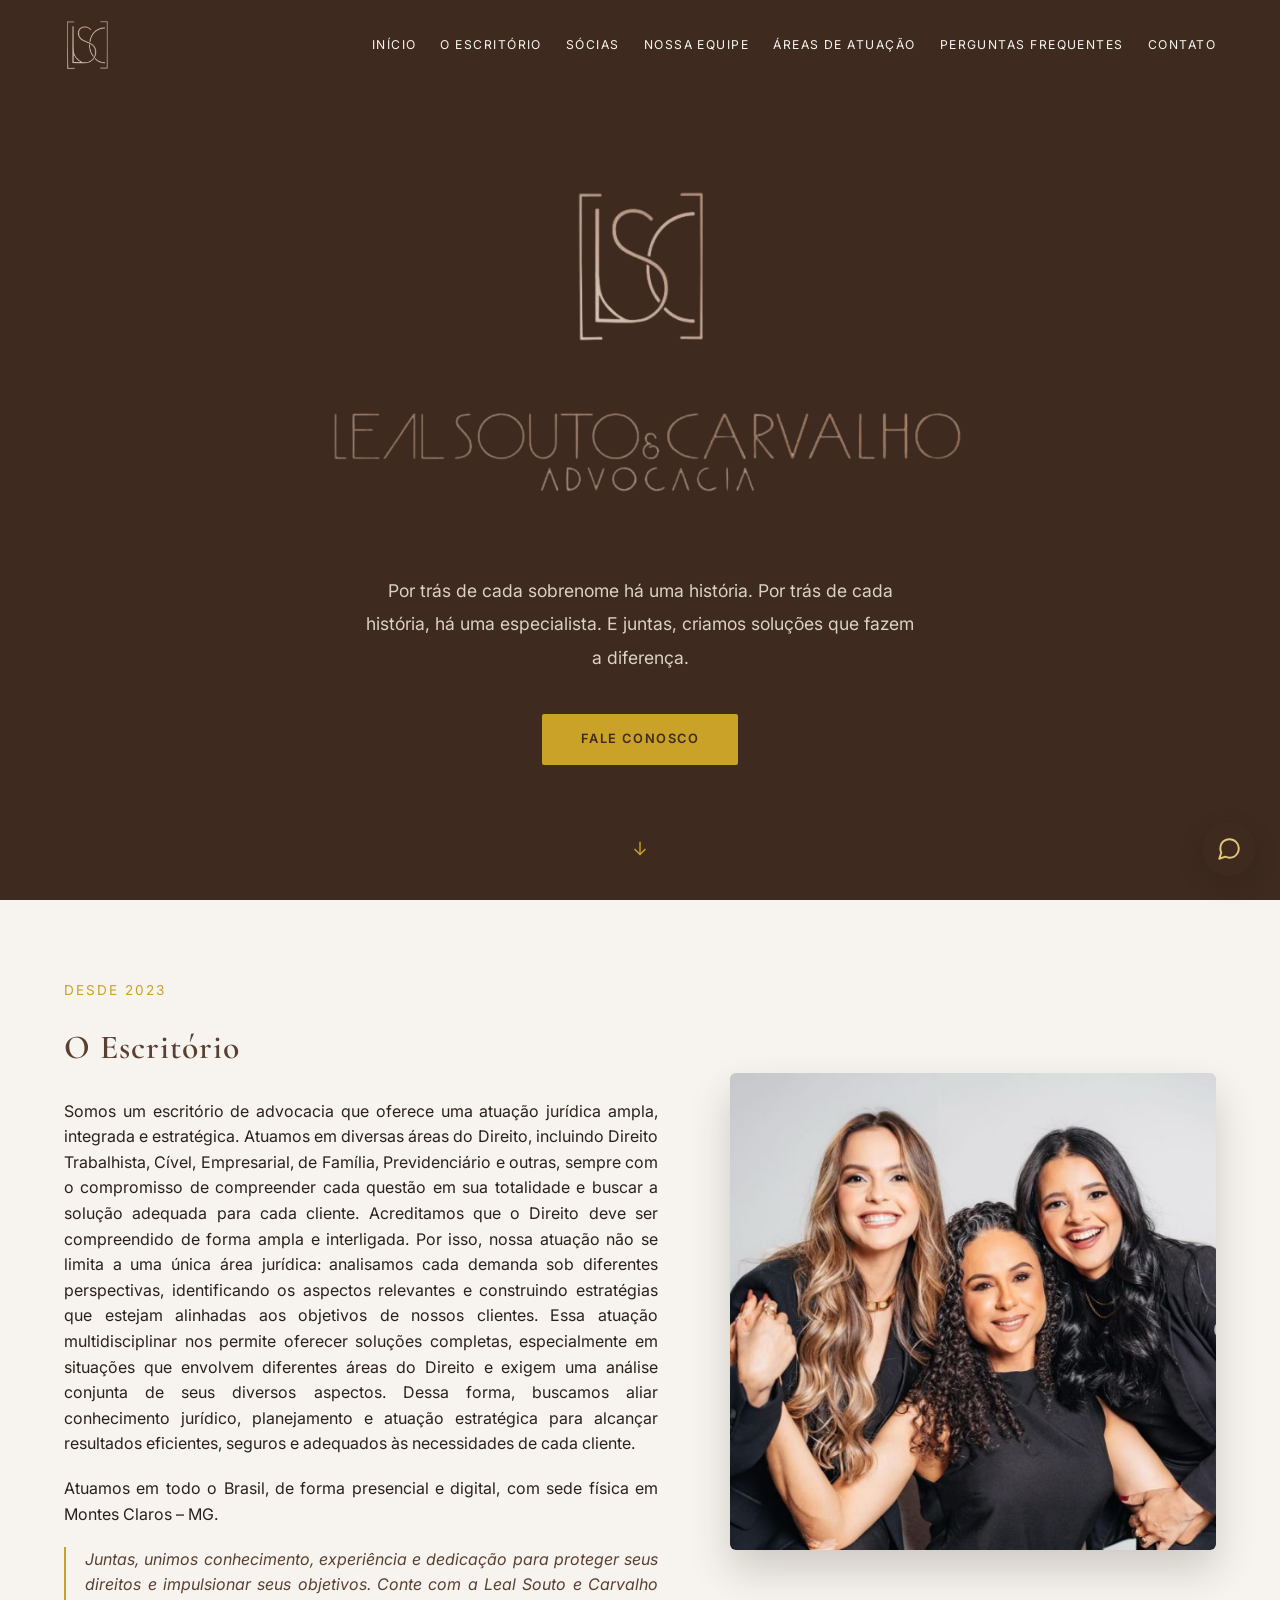
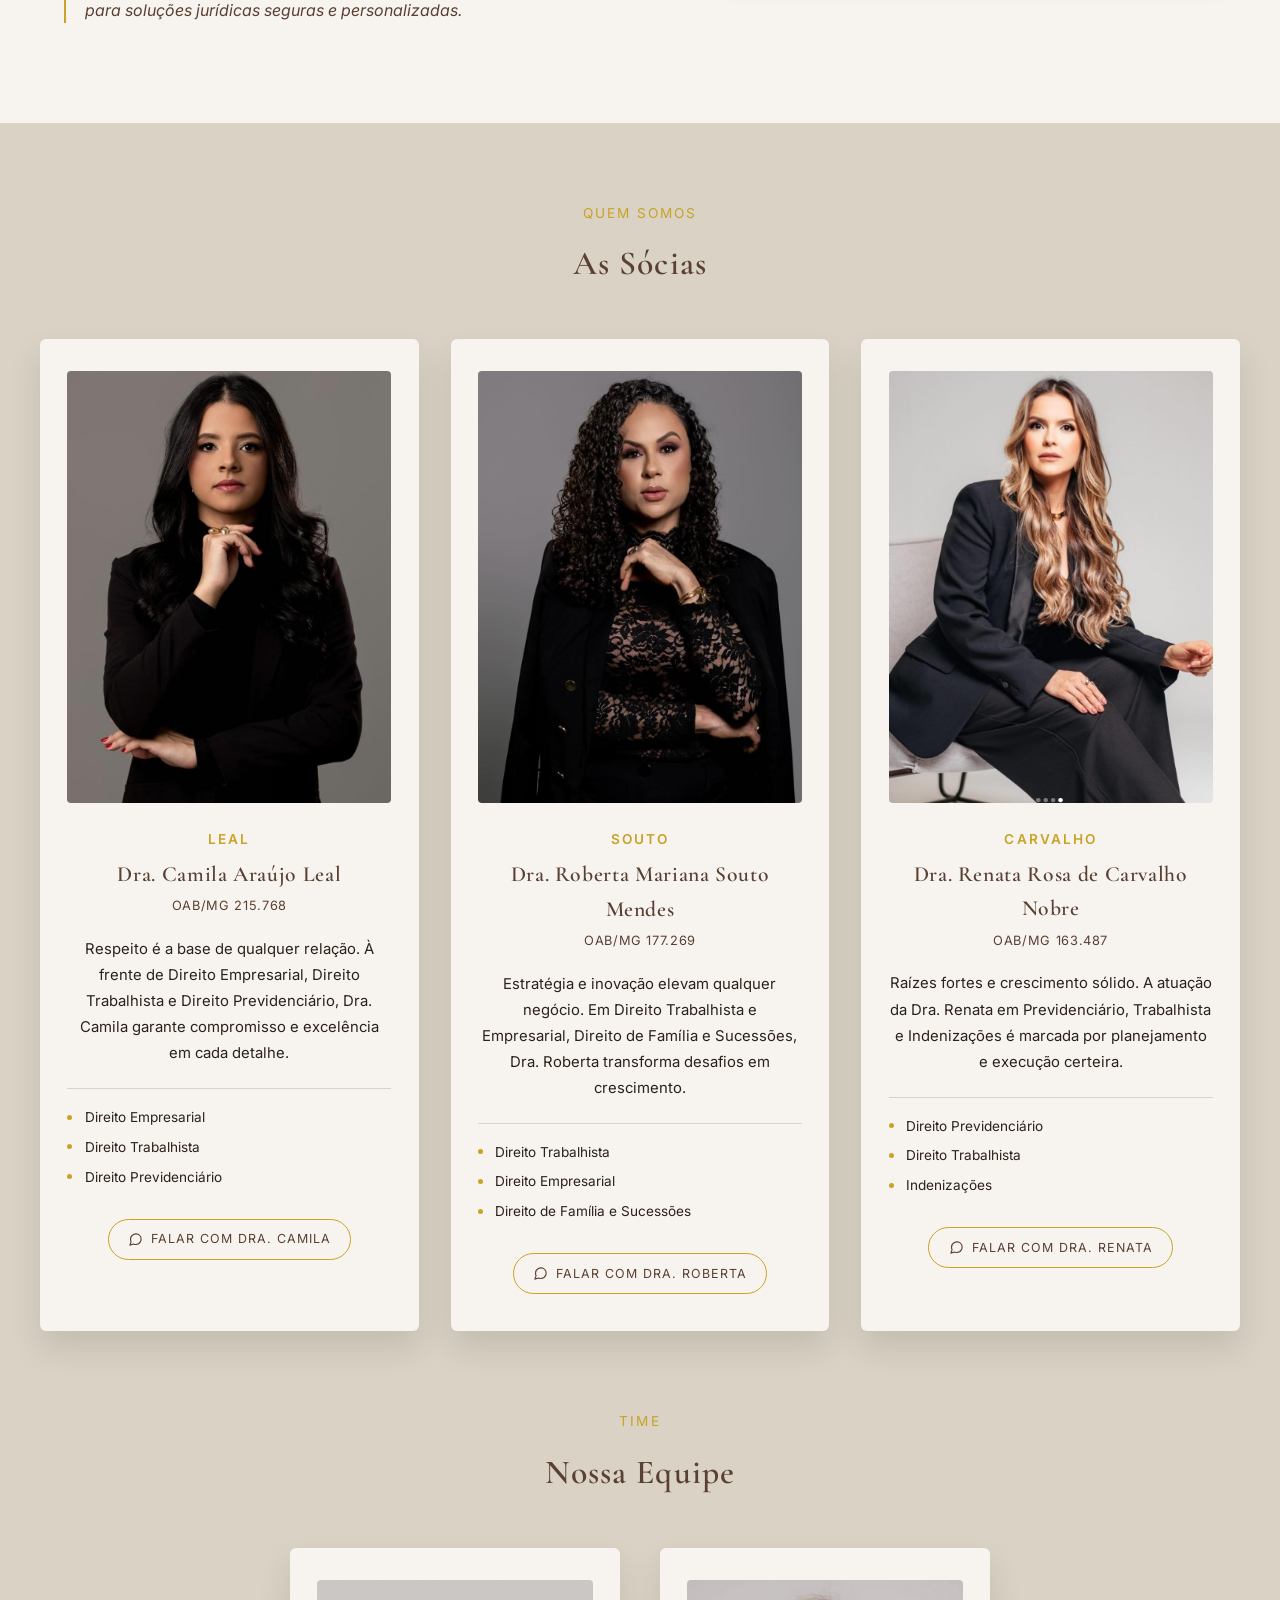
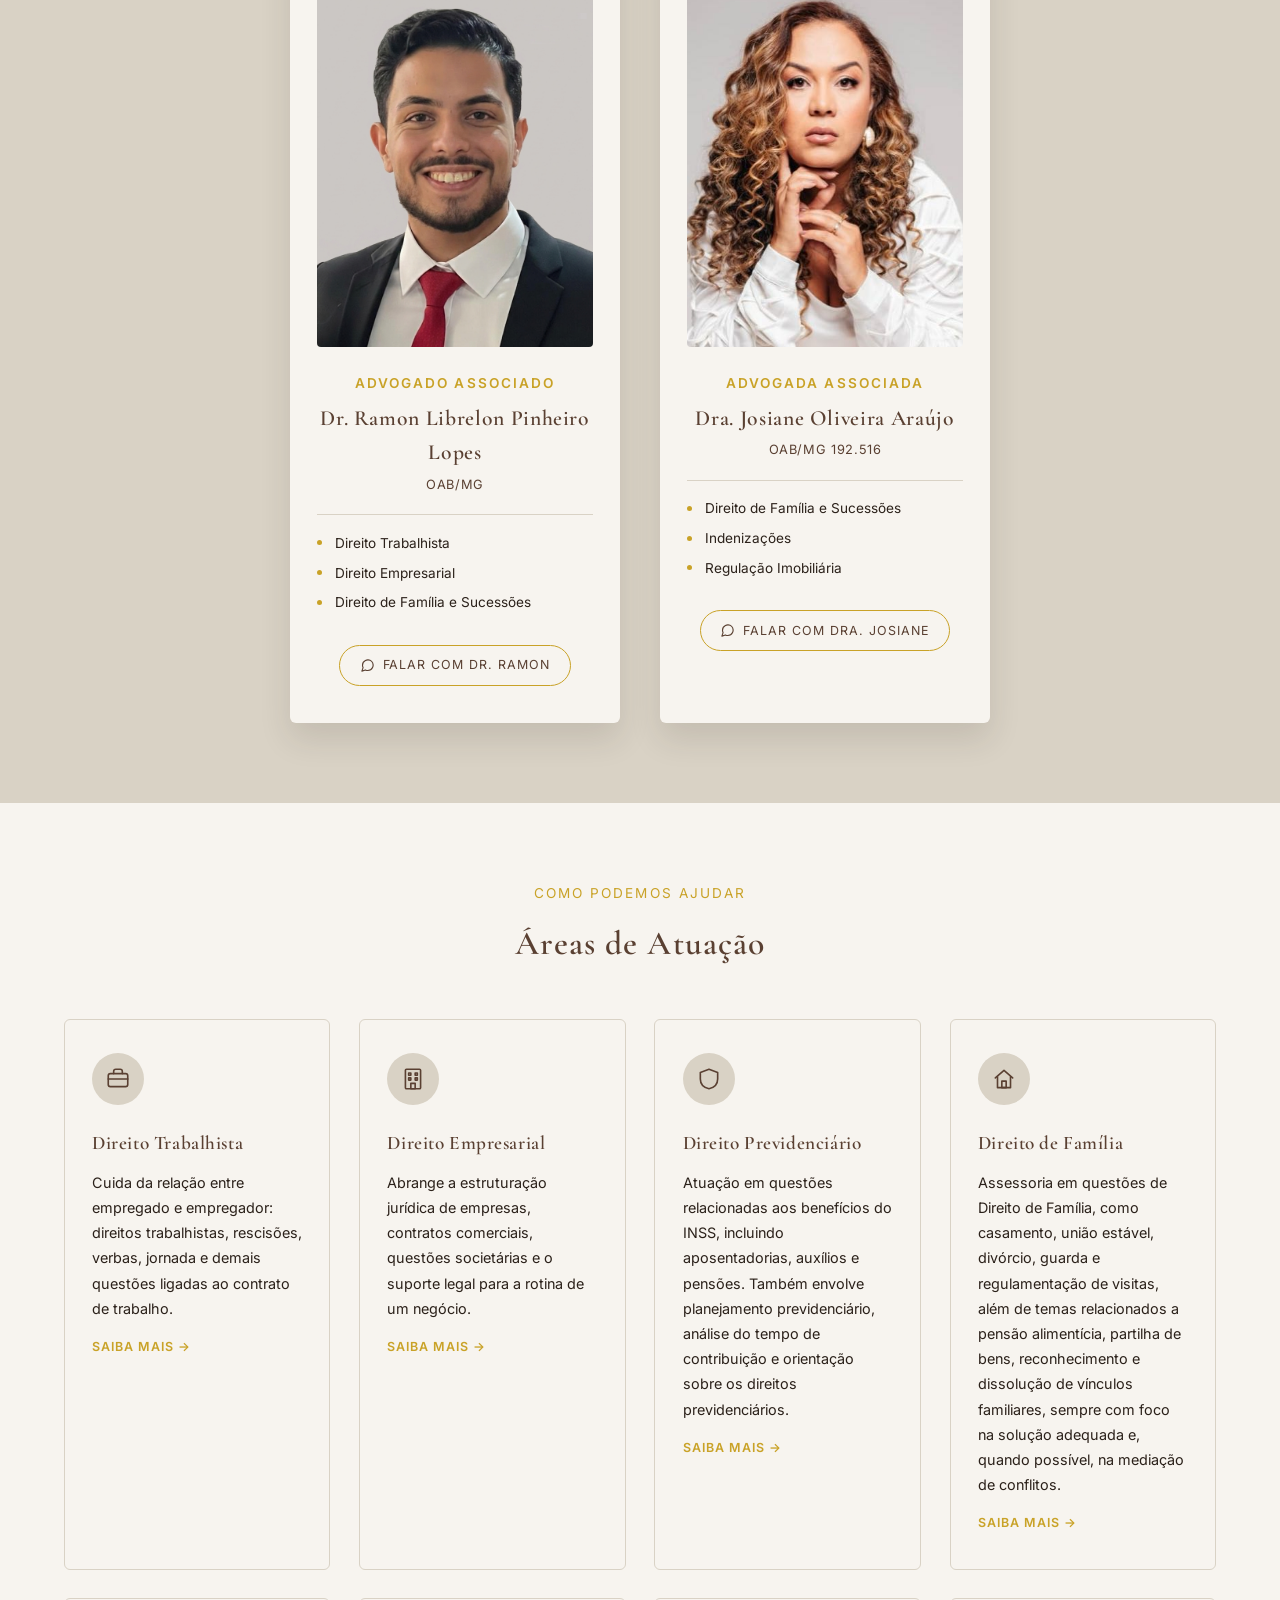
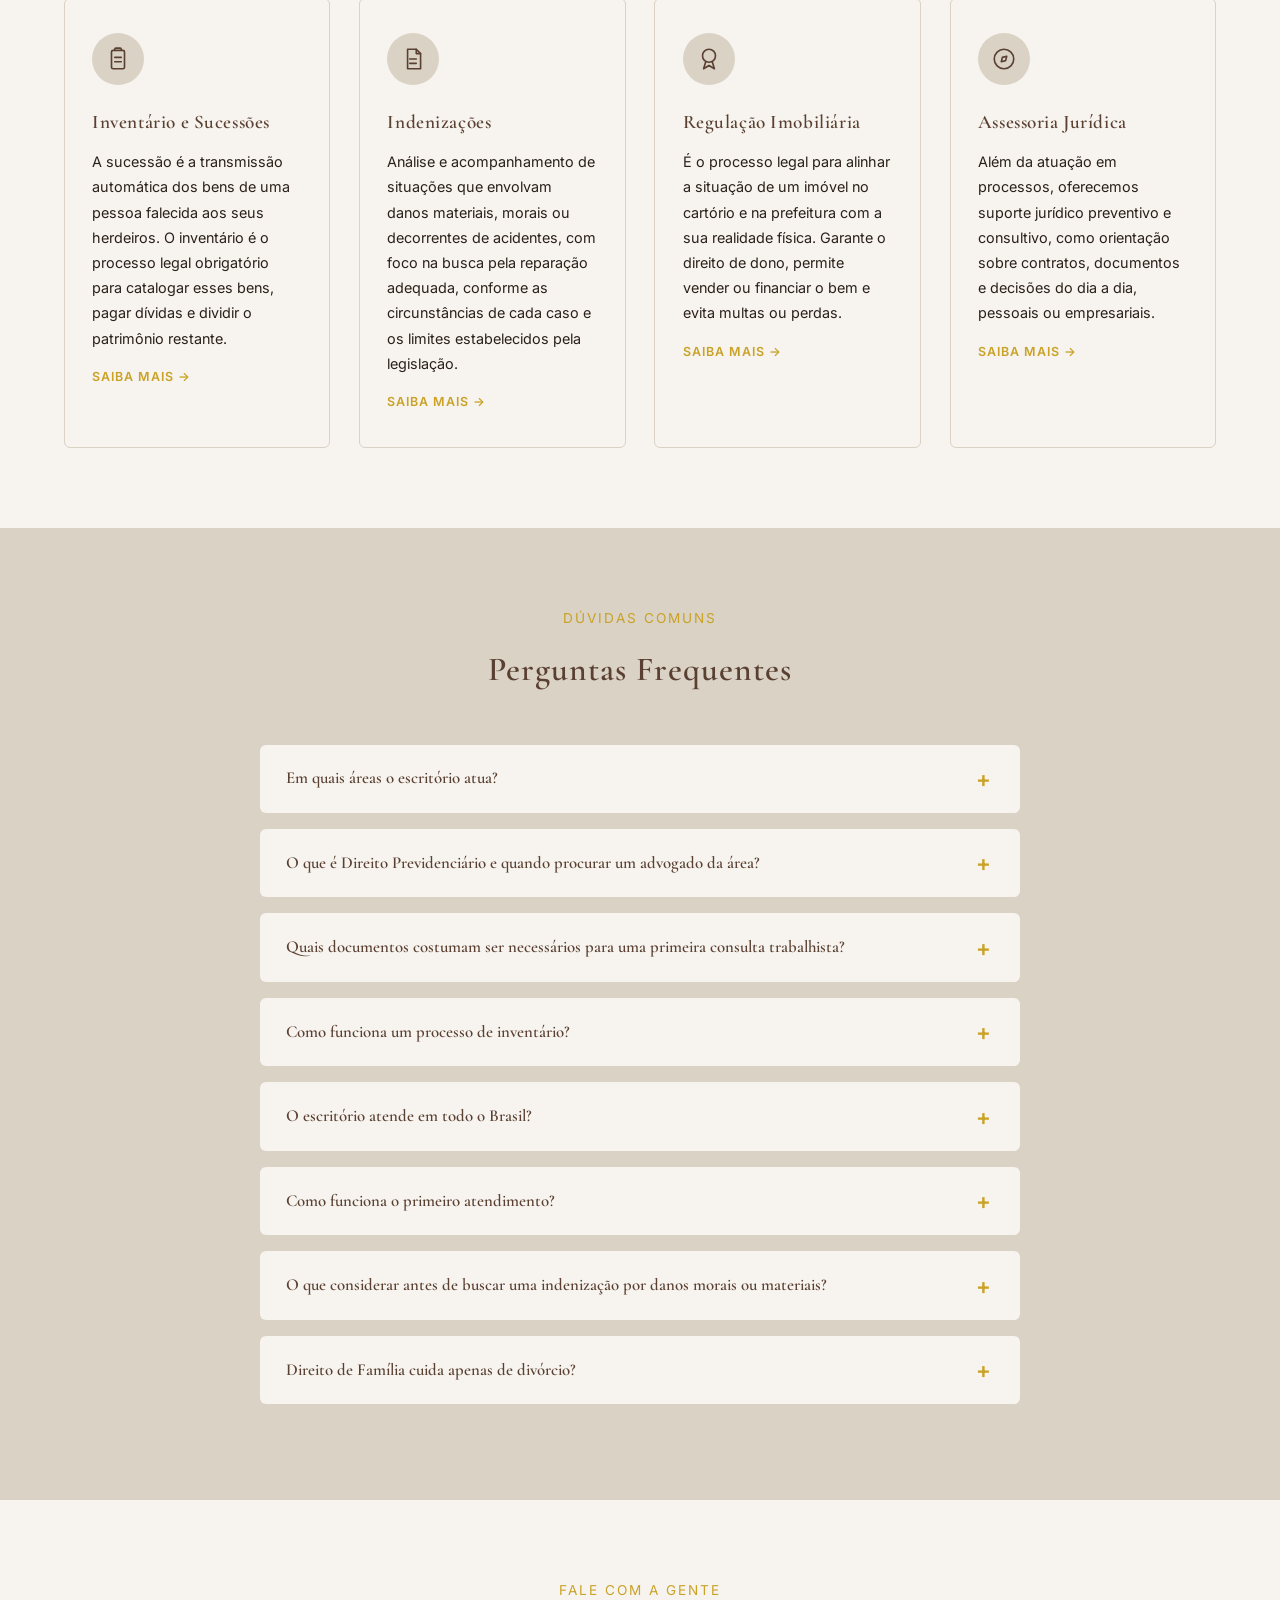
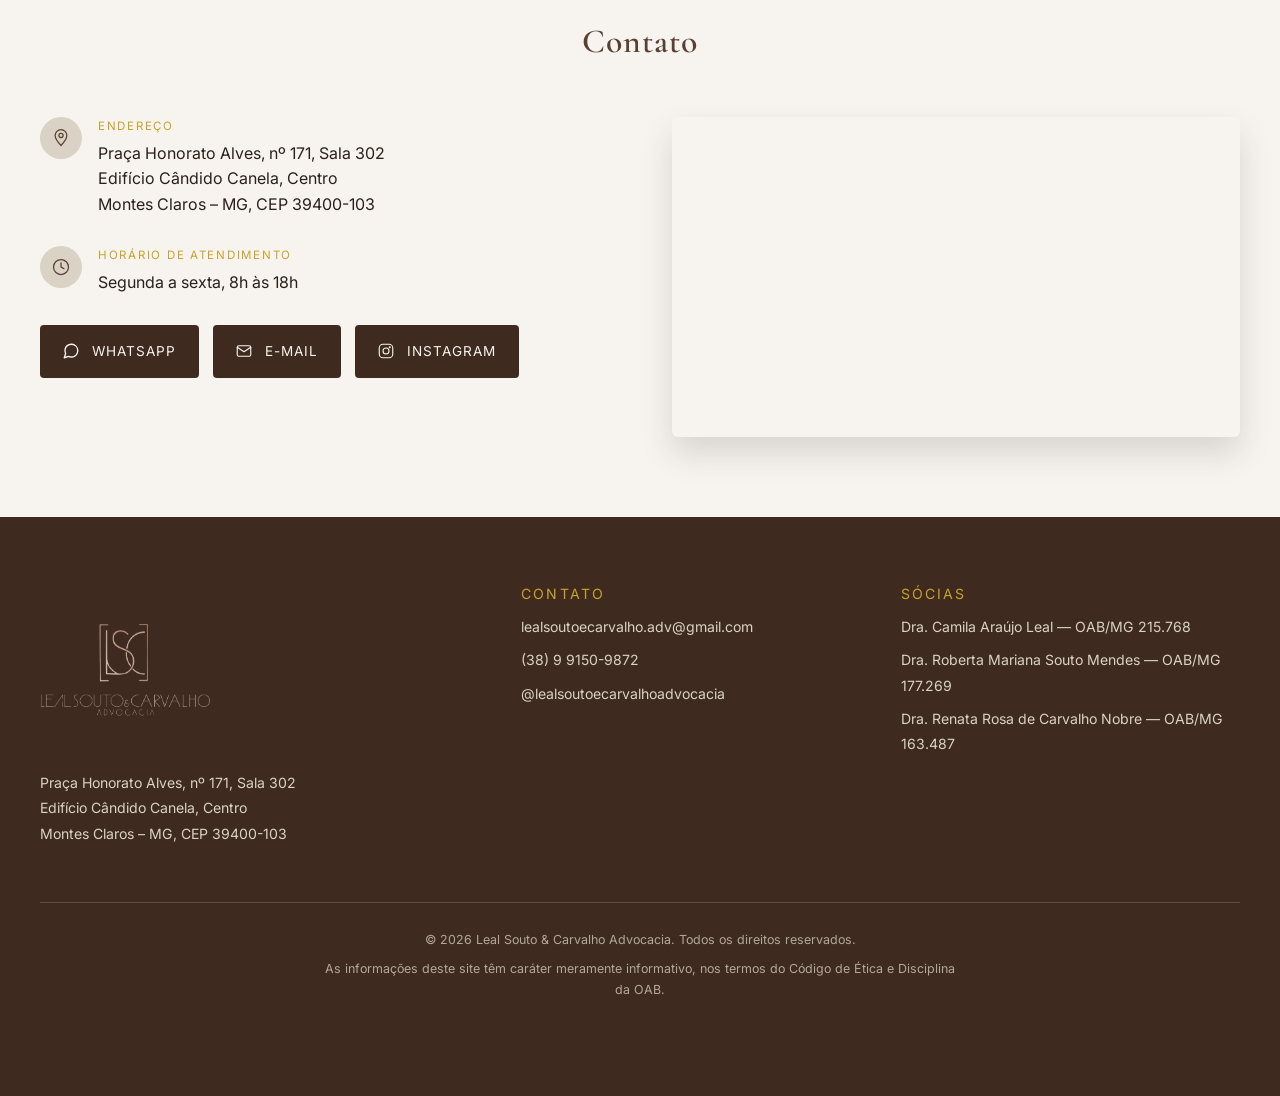
<file: index.html>
<!DOCTYPE html>
<html lang="pt-BR">
<head>
<meta charset="UTF-8">
<meta name="viewport" content="width=device-width, initial-scale=1.0">

<!-- ======= EDITÁVEL: título da aba do navegador e descrição para o Google ======= -->
<title>Leal Souto & Carvalho Advocacia | Montes Claros - MG</title>
<meta name="description" content="Leal Souto & Carvalho Advocacia. Escritório em Montes Claros - MG com atuação em Direito Empresarial, Trabalhista, Previdenciário, Família e Sucessões e Indenizações.">

<!-- ======= EDITÁVEL: como o link aparece quando compartilhado no WhatsApp/Instagram (Open Graph) =======
     "og:image" precisa ser um endereço completo (https://...) de uma imagem, não um caminho local.
     Quando o site estiver publicado no GitHub Pages, troque pela URL da imagem publicada (ex: logo ou foto das sócias). -->
<meta property="og:title" content="Leal Souto & Carvalho Advocacia">
<meta property="og:description" content="Por trás de cada sobrenome há uma história. Por trás de cada história, há uma especialista.">
<meta property="og:image" content="img/socias.jpg">
<meta property="og:type" content="website">
<meta property="og:locale" content="pt_BR">

<!-- ======= EDITÁVEL: ícone da aba do navegador (favicon) =======
     Usa o monograma de verdade (img/logo-icone-novo.png). Esse arquivo é um recorte
     que eu fiz a partir do seu "logonova.png", pegando só o símbolo entre colchetes, sem o
     nome por baixo (pra caber direitinho no quadradinho pequeno da aba do navegador).
     Se um dia vocês tiverem um ícone quadrado feito sob medida, é só trocar o caminho abaixo. -->
<link rel="icon" type="image/png" href="img/logo-icone-novo.png">

<!-- Fontes do Google Fonts: Cormorant Garamond para títulos, Inter para textos -->
<link rel="preconnect" href="https://fonts.googleapis.com">
<link rel="preconnect" href="https://fonts.gstatic.com" crossorigin>
<link href="https://fonts.googleapis.com/css2?family=Cormorant+Garamond:wght@400;500;600&family=Inter:wght@400;500;600&display=swap" rel="stylesheet">

<link rel="stylesheet" href="estilo.css">
</head>
<body>

<!-- ======= EDITÁVEL: MENU (cabeçalho fixo no topo) ======= -->
<header id="cabecalho">
  <div class="cabecalho-conteudo">

    <a href="#inicio" class="logo-link" aria-label="Leal Souto & Carvalho Advocacia - voltar ao início">
      <!-- ======= EDITÁVEL: LOGO (versão pequena, do menu) =======
           Logo real da marca (recorte só do símbolo, sem o nome por baixo).
           alt="" porque o link ao redor já tem aria-label explicando o que é
           (evita o leitor de tela falar o nome do escritório duas vezes seguidas). -->
      <img src="img/logo-icone-novo.png" alt="" class="logo-img">
    </a>

    <nav id="nav-principal" aria-label="Menu principal">
      <ul class="nav-lista">
        <li><a href="#inicio">Início</a></li>
        <li><a href="#escritorio">O Escritório</a></li>
        <li><a href="#socias">Sócias</a></li>
        <li><a href="#equipe">Nossa Equipe</a></li>
        <li><a href="#areas">Áreas de Atuação</a></li>
        <li><a href="#faq">Perguntas Frequentes</a></li>
        <li><a href="#contato">Contato</a></li>
      </ul>
    </nav>

    <!-- Botão do menu hambúrguer: só aparece no celular (ver CSS e JS mais abaixo) -->
    <button id="botao-menu" aria-label="Abrir menu" aria-expanded="false" aria-controls="nav-principal">
      <svg viewBox="0 0 24 24" width="26" height="26" aria-hidden="true">
        <line x1="3" y1="6" x2="21" y2="6" stroke="currentColor" stroke-width="2" stroke-linecap="round"/>
        <line x1="3" y1="12" x2="21" y2="12" stroke="currentColor" stroke-width="2" stroke-linecap="round"/>
        <line x1="3" y1="18" x2="21" y2="18" stroke="currentColor" stroke-width="2" stroke-linecap="round"/>
      </svg>
    </button>

  </div>
</header>

<main>

  <!-- ======= EDITÁVEL: seção INÍCIO (capa) ======= -->
  <section id="inicio" class="secao-capa">
    <div class="capa-conteudo">

      <!-- ======= EDITÁVEL: monograma grande da capa (mesmo logo do menu, em tamanho maior) =======
           alt="" porque o <h1> logo abaixo já escreve o nome do escritório por extenso. -->
      <img src="img/logo-icone-novo.png" alt="" class="capa-logo-img">

      <!-- ======= EDITÁVEL: nome do escritório (capa) =======
           Em vez de texto normal, usa a imagem com a letra própria da marca (img/1-removebg-preview.png).
           O <h1> continua existindo por fora da imagem (bom para o Google e para leitores de tela),
           só que agora o texto dele vem do "alt" da imagem, não de texto solto na tela. -->
      <h1><img src="img/1-removebg-preview.png" alt="Leal Souto & Carvalho Advocacia" class="capa-titulo-img"></h1>

      <!-- ======= EDITÁVEL: frase-conceito da marca ======= -->
      <p class="capa-frase">Por trás de cada sobrenome há uma história. Por trás de cada história, há uma especialista. E juntas, criamos soluções que fazem a diferença.</p>

      <!-- ======= EDITÁVEL: botão de contato da capa (link direto do WhatsApp geral do escritório) ======= -->
      <a href="https://wa.me/5538991509872" target="_blank" rel="noopener" class="botao-cta">Fale conosco</a>

    </div>

    <!-- Indicador discreto de "role para baixo" -->
    <a href="#escritorio" class="indicador-rolagem" aria-label="Rolar para a próxima seção">
      <svg viewBox="0 0 24 24" width="22" height="22" aria-hidden="true">
        <line x1="12" y1="4" x2="12" y2="18" stroke="currentColor" stroke-width="1.5"/>
        <polyline points="6,12 12,18 18,12" fill="none" stroke="currentColor" stroke-width="1.5"/>
      </svg>
    </a>
  </section>

  <!-- ======= EDITÁVEL: seção O ESCRITÓRIO ======= -->
  <section id="escritorio" class="secao-escritorio">
    <div class="escritorio-grid">

      <div class="escritorio-texto reveal">
        <p class="caixa-alta destaque-dourado">Desde 2023</p>
        <h2>O Escritório</h2>

        <!-- ======= EDITÁVEL: texto institucional (história e missão) ======= -->
        <p>Somos um escritório de advocacia que oferece uma atuação jurídica ampla, integrada e estratégica. Atuamos em diversas áreas do Direito, incluindo Direito Trabalhista, Cível, Empresarial, de Família, Previdenciário e outras, sempre com o compromisso de compreender cada questão em sua totalidade e buscar a solução adequada para cada cliente. Acreditamos que o Direito deve ser compreendido de forma ampla e interligada. Por isso, nossa atuação não se limita a uma única área jurídica: analisamos cada demanda sob diferentes perspectivas, identificando os aspectos relevantes e construindo estratégias que estejam alinhadas aos objetivos de nossos clientes. Essa atuação multidisciplinar nos permite oferecer soluções completas, especialmente em situações que envolvem diferentes áreas do Direito e exigem uma análise conjunta de seus diversos aspectos. Dessa forma, buscamos aliar conhecimento jurídico, planejamento e atuação estratégica para alcançar resultados eficientes, seguros e adequados às necessidades de cada cliente.</p>

        <p>Atuamos em todo o Brasil, de forma presencial e digital, com sede física em Montes Claros – MG.</p>

        <!-- ======= EDITÁVEL: frase de fechamento oficial ======= -->
        <p class="escritorio-fechamento">Juntas, unimos conhecimento, experiência e dedicação para proteger seus direitos e impulsionar seus objetivos. Conte com a Leal Souto e Carvalho para soluções jurídicas seguras e personalizadas.</p>
      </div>

      <div class="escritorio-imagem reveal">
        <!-- ======= EDITÁVEL: foto das três sócias =======
             Se um dia vocês tiverem uma foto de grupo mais nova, é só trocar o arquivo em img/socias.jpg
             (mantendo o mesmo nome) ou trocar o caminho abaixo. -->
        <img src="img/socias.jpg" alt="Dra. Camila Araújo Leal, Dra. Roberta Mariana Souto Mendes e Dra. Renata Rosa de Carvalho Nobre, sócias do escritório, sorrindo juntas">
      </div>

    </div>
  </section>

  <!-- ======= EDITÁVEL: seção AS SÓCIAS ======= -->
  <section id="socias" class="secao-socias">

    <div class="socias-cabecalho reveal">
      <p class="caixa-alta destaque-dourado">Quem somos</p>
      <h2>As Sócias</h2>
    </div>

    <div class="socias-grid">

      <!-- ======= EDITÁVEL: card da Dra. Camila ======= -->
      <div class="socia-card reveal">
        <div class="socia-foto">
          <!-- Para trocar a foto: substitua img/camila.jpg mantendo o mesmo nome de arquivo,
               ou troque o caminho aqui embaixo. -->
          <img src="img/camila.jpg" alt="Retrato de Dra. Camila Araújo Leal" loading="lazy">
        </div>
        <p class="socia-sobrenome caixa-alta">Leal</p>
        <h3>Dra. Camila Araújo Leal</h3>
        <p class="socia-oab">OAB/MG 215.768</p>
        <p class="socia-frase">Respeito é a base de qualquer relação. À frente de Direito Empresarial, Direito Trabalhista e Direito Previdenciário, Dra. Camila garante compromisso e excelência em cada detalhe.</p>
        <ul class="socia-areas">
          <li>Direito Empresarial</li>
          <li>Direito Trabalhista</li>
          <li>Direito Previdenciário</li>
        </ul>
        <!-- ======= EDITÁVEL: WhatsApp direto da Dra. Camila (contato geral do escritório) ======= -->
        <a href="https://wa.me/5538991509872" target="_blank" rel="noopener" class="socia-whatsapp">
          <svg viewBox="0 0 24 24" fill="none" stroke="currentColor" stroke-width="1.8" stroke-linecap="round" stroke-linejoin="round" aria-hidden="true"><path d="M21 11.5a8.38 8.38 0 0 1-.9 3.8 8.5 8.5 0 0 1-7.6 4.7 8.38 8.38 0 0 1-3.8-.9L3 21l1.9-5.7a8.38 8.38 0 0 1-.9-3.8 8.5 8.5 0 0 1 4.7-7.6 8.38 8.38 0 0 1 3.8-.9h.5a8.48 8.48 0 0 1 8 8v.5z"></path></svg>
          Falar com Dra. Camila
        </a>
        <!-- ======= EDITÁVEL: minicurrículo (formação, pós-graduação) =======
             Quando vocês tiverem esse texto, adicione um parágrafo aqui dentro do card, por exemplo:
             <p class="socia-formacao">Graduada em Direito pela ... | Pós-graduada em ...</p> -->
      </div>

      <!-- ======= EDITÁVEL: card da Dra. Roberta ======= -->
      <div class="socia-card reveal">
        <div class="socia-foto">
          <img src="img/roberta.jpg" alt="Retrato de Dra. Roberta Mariana Souto Mendes" loading="lazy">
        </div>
        <p class="socia-sobrenome caixa-alta">Souto</p>
        <h3>Dra. Roberta Mariana Souto Mendes</h3>
        <p class="socia-oab">OAB/MG 177.269</p>
        <p class="socia-frase">Estratégia e inovação elevam qualquer negócio. Em Direito Trabalhista e Empresarial, Direito de Família e Sucessões, Dra. Roberta transforma desafios em crescimento.</p>
        <ul class="socia-areas">
          <li>Direito Trabalhista</li>
          <li>Direito Empresarial</li>
          <li>Direito de Família e Sucessões</li>
        </ul>
        <!-- ======= EDITÁVEL: WhatsApp direto da Dra. Roberta ======= -->
        <a href="https://wa.me/5538998470265" target="_blank" rel="noopener" class="socia-whatsapp">
          <svg viewBox="0 0 24 24" fill="none" stroke="currentColor" stroke-width="1.8" stroke-linecap="round" stroke-linejoin="round" aria-hidden="true"><path d="M21 11.5a8.38 8.38 0 0 1-.9 3.8 8.5 8.5 0 0 1-7.6 4.7 8.38 8.38 0 0 1-3.8-.9L3 21l1.9-5.7a8.38 8.38 0 0 1-.9-3.8 8.5 8.5 0 0 1 4.7-7.6 8.38 8.38 0 0 1 3.8-.9h.5a8.48 8.48 0 0 1 8 8v.5z"></path></svg>
          Falar com Dra. Roberta
        </a>
        <!-- ======= EDITÁVEL: minicurrículo (formação, pós-graduação) ======= -->
      </div>

      <!-- ======= EDITÁVEL: card da Dra. Renata ======= -->
      <div class="socia-card reveal">
        <div class="socia-foto">
          <img src="img/renata.jpg" alt="Retrato de Dra. Renata Rosa de Carvalho Nobre" loading="lazy">
        </div>
        <p class="socia-sobrenome caixa-alta">Carvalho</p>
        <h3>Dra. Renata Rosa de Carvalho Nobre</h3>
        <p class="socia-oab">OAB/MG 163.487</p>
        <p class="socia-frase">Raízes fortes e crescimento sólido. A atuação da Dra. Renata em Previdenciário, Trabalhista e Indenizações é marcada por planejamento e execução certeira.</p>
        <ul class="socia-areas">
          <li>Direito Previdenciário</li>
          <li>Direito Trabalhista</li>
          <li>Indenizações</li>
        </ul>
        <!-- ======= EDITÁVEL: WhatsApp direto da Dra. Renata ======= -->
        <a href="https://wa.me/5538998019266" target="_blank" rel="noopener" class="socia-whatsapp">
          <svg viewBox="0 0 24 24" fill="none" stroke="currentColor" stroke-width="1.8" stroke-linecap="round" stroke-linejoin="round" aria-hidden="true"><path d="M21 11.5a8.38 8.38 0 0 1-.9 3.8 8.5 8.5 0 0 1-7.6 4.7 8.38 8.38 0 0 1-3.8-.9L3 21l1.9-5.7a8.38 8.38 0 0 1-.9-3.8 8.5 8.5 0 0 1 4.7-7.6 8.38 8.38 0 0 1 3.8-.9h.5a8.48 8.48 0 0 1 8 8v.5z"></path></svg>
          Falar com Dra. Renata
        </a>
        <!-- ======= EDITÁVEL: minicurrículo (formação, pós-graduação) ======= -->
      </div>

    </div>
  </section>

  <!-- ======= EDITÁVEL: seção NOSSA EQUIPE (advogados(as) associados(as), não sócios) =======
       Reaproveita o mesmo estilo de card das sócias (.socia-card, .socia-foto etc.),
       só que num grid menor (2 colunas), sem o "sobrenome de marca" e sem frase-conceito
       (esse conceito é só das três sócias, pelo nome do escritório).
       ATENÇÃO: os campos com [PREENCHER OAB/MG] precisam ser substituídos pelo número real
       assim que vocês tiverem — procure por essa marca pra encontrar rapidinho. -->
  <section id="equipe" class="secao-equipe">

    <div class="socias-cabecalho reveal">
      <p class="caixa-alta destaque-dourado">Time</p>
      <h2>Nossa Equipe</h2>
    </div>

    <div class="equipe-grid">

      <!-- ======= EDITÁVEL: card do Ramon Librelon ======= -->
      <div class="socia-card reveal">
        <div class="socia-foto">
          <img src="img/RamonFundoCinza.png" alt="Retrato de Dr. Ramon Librelon" loading="lazy">
        </div>
        <p class="socia-sobrenome caixa-alta">Advogado Associado</p>
        <h3>Dr. Ramon Librelon Pinheiro Lopes</h3>
        <!-- ======= PREENCHER: falta o número da OAB/MG do Ramon; troque o texto abaixo por "OAB/MG 000.000" ======= -->
        <p class="socia-oab">OAB/MG</p>
        <ul class="socia-areas">
          <li>Direito Trabalhista</li>
          <li>Direito Empresarial</li>
          <li>Direito de Família e Sucessões</li>
        </ul>
        <a href="https://wa.me/5538988072039" target="_blank" rel="noopener" class="socia-whatsapp">
          <svg viewBox="0 0 24 24" fill="none" stroke="currentColor" stroke-width="1.8" stroke-linecap="round" stroke-linejoin="round" aria-hidden="true"><path d="M21 11.5a8.38 8.38 0 0 1-.9 3.8 8.5 8.5 0 0 1-7.6 4.7 8.38 8.38 0 0 1-3.8-.9L3 21l1.9-5.7a8.38 8.38 0 0 1-.9-3.8 8.5 8.5 0 0 1 4.7-7.6 8.38 8.38 0 0 1 3.8-.9h.5a8.48 8.48 0 0 1 8 8v.5z"></path></svg>
          Falar com Dr. Ramon
        </a>
      </div>

      <!-- ======= EDITÁVEL: card da Josyane ======= -->
      <div class="socia-card reveal">
        <div class="socia-foto">
          <img src="img/josiane.png" alt="Retrato de Josiane Oliveira Araújo" loading="lazy">
        </div>
        <p class="socia-sobrenome caixa-alta">Advogada Associada</p>
        <h3>Dra. Josiane Oliveira Araújo</h3>
        <p class="socia-oab">OAB/MG 192.516</p>
        <ul class="socia-areas">
          <li>Direito de Família e Sucessões</li>
          <li>Indenizações</li>
          <li>Regulação Imobiliária</li>
        </ul>
        <a href="https://wa.me/5538992465592" target="_blank" rel="noopener" class="socia-whatsapp">
          <svg viewBox="0 0 24 24" fill="none" stroke="currentColor" stroke-width="1.8" stroke-linecap="round" stroke-linejoin="round" aria-hidden="true"><path d="M21 11.5a8.38 8.38 0 0 1-.9 3.8 8.5 8.5 0 0 1-7.6 4.7 8.38 8.38 0 0 1-3.8-.9L3 21l1.9-5.7a8.38 8.38 0 0 1-.9-3.8 8.5 8.5 0 0 1 4.7-7.6 8.38 8.38 0 0 1 3.8-.9h.5a8.48 8.48 0 0 1 8 8v.5z"></path></svg>
          Falar com Dra. Josiane
        </a>
      </div>

    </div>
  </section>

  <!-- ======= EDITÁVEL: seção ÁREAS DE ATUAÇÃO =======
       Os textos abaixo são informativos (o que a área abrange), sem prometer resultado —
       assim seguimos o Código de Ética da OAB. Se quiser ajustar alguma descrição, pode
       editar o texto dentro de cada <p>, sem se preocupar com o <svg> do ícone. -->
  <section id="areas" class="secao-areas">

    <div class="areas-cabecalho reveal">
      <p class="caixa-alta destaque-dourado">Como podemos ajudar</p>
      <h2>Áreas de Atuação</h2>
    </div>

    <div class="areas-grid">

      <!-- ======= EDITÁVEL: este card é clicável (é um link <a>) e leva até
           direito-trabalhista.html, uma página própria com mais detalhes
           sobre essa área — no mesmo estilo visual do restante do site. ======= -->
      <a href="direito-trabalhista.html" class="area-card reveal">
        <div class="area-icone" aria-hidden="true">
          <svg viewBox="0 0 24 24" fill="none" stroke="currentColor" stroke-width="1.5" stroke-linecap="round" stroke-linejoin="round">
            <rect x="3" y="7" width="18" height="12" rx="2"></rect>
            <path d="M8 7V5a2 2 0 0 1 2-2h4a2 2 0 0 1 2 2v2"></path>
            <line x1="3" y1="12" x2="21" y2="12"></line>
          </svg>
        </div>
        <h3>Direito Trabalhista</h3>
        <p>Cuida da relação entre empregado e empregador: direitos trabalhistas, rescisões, verbas, jornada e demais questões ligadas ao contrato de trabalho.</p>
        <span class="area-saiba-mais">Saiba mais →</span>
      </a>

      <a href="direito-empresarial.html" class="area-card reveal">
        <div class="area-icone" aria-hidden="true">
          <svg viewBox="0 0 24 24" fill="none" stroke="currentColor" stroke-width="1.5" stroke-linecap="round" stroke-linejoin="round">
            <rect x="5" y="3" width="14" height="18" rx="1"></rect>
            <rect x="8" y="6.5" width="2" height="2"></rect>
            <rect x="14" y="6.5" width="2" height="2"></rect>
            <rect x="8" y="11" width="2" height="2"></rect>
            <rect x="14" y="11" width="2" height="2"></rect>
            <rect x="10" y="16" width="4" height="5"></rect>
          </svg>
        </div>
        <h3>Direito Empresarial</h3>
        <p>Abrange a estruturação jurídica de empresas, contratos comerciais, questões societárias e o suporte legal para a rotina de um negócio.</p>
        <span class="area-saiba-mais">Saiba mais →</span>
      </a>

      <a href="direito-previdenciario.html" class="area-card reveal">
        <div class="area-icone" aria-hidden="true">
          <svg viewBox="0 0 24 24" fill="none" stroke="currentColor" stroke-width="1.5" stroke-linecap="round" stroke-linejoin="round">
            <path d="M12 3 4 6v6c0 5 3.5 8 8 9 4.5-1 8-4 8-9V6l-8-3z"></path>
          </svg>
        </div>
        <h3>Direito Previdenciário</h3>
        <p>Atuação em questões relacionadas aos benefícios do INSS, incluindo aposentadorias, auxílios e pensões. Também envolve planejamento previdenciário, análise do tempo de contribuição e orientação sobre os direitos previdenciários.</p>
        <span class="area-saiba-mais">Saiba mais →</span>
      </a>

      <a href="direito-familia.html" class="area-card reveal">
        <div class="area-icone" aria-hidden="true">
          <svg viewBox="0 0 24 24" fill="none" stroke="currentColor" stroke-width="1.5" stroke-linecap="round" stroke-linejoin="round">
            <path d="M4 11 12 4l8 7"></path>
            <path d="M6 10v10h12V10"></path>
            <rect x="10" y="14" width="4" height="6"></rect>
          </svg>
        </div>
        <h3>Direito de Família</h3>
        <p>Assessoria em questões de Direito de Família, como casamento, união estável, divórcio, guarda e regulamentação de visitas, além de temas relacionados a pensão alimentícia, partilha de bens, reconhecimento e dissolução de vínculos familiares, sempre com foco na solução adequada e, quando possível, na mediação de conflitos.</p>
        <span class="area-saiba-mais">Saiba mais →</span>
      </a>

      <a href="inventario-e-sucessoes.html" class="area-card reveal">
        <div class="area-icone" aria-hidden="true">
          <svg viewBox="0 0 24 24" fill="none" stroke="currentColor" stroke-width="1.5" stroke-linecap="round" stroke-linejoin="round">
            <rect x="6" y="4" width="12" height="17" rx="1.5"></rect>
            <path d="M9 4V3a1 1 0 0 1 1-1h4a1 1 0 0 1 1 1v1"></path>
            <line x1="9" y1="10.5" x2="15" y2="10.5"></line>
            <line x1="9" y1="14.5" x2="15" y2="14.5"></line>
          </svg>
        </div>
        <h3>Inventário e Sucessões</h3>
        <p>A sucessão é a transmissão automática dos bens de uma pessoa falecida aos seus herdeiros. O inventário é o processo legal obrigatório para catalogar esses bens, pagar dívidas e dividir o patrimônio restante.</p>
        <span class="area-saiba-mais">Saiba mais →</span>
      </a>

      <a href="indenizacoes.html" class="area-card reveal">
        <div class="area-icone" aria-hidden="true">
          <svg viewBox="0 0 24 24" fill="none" stroke="currentColor" stroke-width="1.5" stroke-linecap="round" stroke-linejoin="round">
            <path d="M7 3h8l4 4v14H7z"></path>
            <path d="M15 3v4h4"></path>
            <line x1="9" y1="12" x2="15" y2="12"></line>
            <line x1="9" y1="16" x2="15" y2="16"></line>
          </svg>
        </div>
        <h3>Indenizações</h3>
        <p>Análise e acompanhamento de situações que envolvam danos materiais, morais ou decorrentes de acidentes, com foco na busca pela reparação adequada, conforme as circunstâncias de cada caso e os limites estabelecidos pela legislação.</p>
        <span class="area-saiba-mais">Saiba mais →</span>
      </a>

      <a href="regulacao-imobiliaria.html" class="area-card reveal">
        <div class="area-icone" aria-hidden="true">
          <svg viewBox="0 0 24 24" fill="none" stroke="currentColor" stroke-width="1.5" stroke-linecap="round" stroke-linejoin="round">
            <circle cx="12" cy="9" r="6"></circle>
            <path d="M9 14.5 7 21l5-3 5 3-2-6.5"></path>
          </svg>
        </div>
        <h3>Regulação Imobiliária</h3>
        <p>É o processo legal para alinhar a situação de um imóvel no cartório e na prefeitura com a sua realidade física. Garante o direito de dono, permite vender ou financiar o bem e evita multas ou perdas.</p>
        <span class="area-saiba-mais">Saiba mais →</span>
      </a>

      <a href="assessoria-juridica.html" class="area-card reveal">
        <div class="area-icone" aria-hidden="true">
          <svg viewBox="0 0 24 24" fill="none" stroke="currentColor" stroke-width="1.5" stroke-linecap="round" stroke-linejoin="round">
            <circle cx="12" cy="12" r="9"></circle>
            <polygon points="14.5,9.5 10.5,10.5 9.5,14.5 13.5,13.5"></polygon>
          </svg>
        </div>
        <h3>Assessoria Jurídica</h3>
        <p>Além da atuação em processos, oferecemos suporte jurídico preventivo e consultivo, como orientação sobre contratos, documentos e decisões do dia a dia, pessoais ou empresariais.</p>
        <span class="area-saiba-mais">Saiba mais →</span>
      </a>

    </div>
  </section>

  <!-- ======= EDITÁVEL: seção PERGUNTAS FREQUENTES =======
       Cada pergunta usa a tag <details>, que já abre/fecha sozinha ao clicar
       (o navegador cuida disso, sem precisar de JavaScript). O texto dentro do
       <summary> é a pergunta (sempre visível); o <p> logo depois é a resposta
       (some/aparece). Pra adicionar uma pergunta nova, copie um bloco <details>
       inteiro e cole antes do </div> final. Este conteúdo já foi revisado e
       aprovado por você em 2026-07-25. -->
  <section id="faq" class="secao-faq">

    <div class="faq-cabecalho reveal">
      <p class="caixa-alta destaque-dourado">Dúvidas comuns</p>
      <h2>Perguntas Frequentes</h2>
    </div>

    <div class="faq-lista reveal">

      <details class="faq-item">
        <summary>Em quais áreas o escritório atua?</summary>
        <p>Atuamos principalmente em Direito Trabalhista, Direito Empresarial, Direito Previdenciário, Direito de Família, Inventário e Sucessões, Indenizações e Regulação Imobiliária, além de assessoria jurídica preventiva.</p>
      </details>

      <details class="faq-item">
        <summary>O que é Direito Previdenciário e quando procurar um advogado da área?</summary>
        <p>É o ramo do Direito que trata dos benefícios do INSS, como aposentadorias, auxílios e pensões. Vale buscar orientação sempre que houver dúvida sobre tempo de contribuição, negativa de benefício ou planejamento para a aposentadoria.</p>
      </details>

      <details class="faq-item">
        <summary>Quais documentos costumam ser necessários para uma primeira consulta trabalhista?</summary>
        <p>Em geral, carteira de trabalho (física ou digital), contracheques, eventual carta de demissão ou comunicados da empresa, e qualquer documento relacionado ao contrato de trabalho. A lista exata depende do caso.</p>
      </details>

      <details class="faq-item">
        <summary>Como funciona um processo de inventário?</summary>
        <p>O inventário organiza a partilha dos bens de uma pessoa falecida entre os herdeiros. Pode ser feito em cartório (extrajudicial) quando há consenso entre as partes, ou judicialmente quando há conflito ou outras particularidades.</p>
      </details>

      <details class="faq-item">
        <summary>O escritório atende em todo o Brasil?</summary>
        <p>Sim. Além do atendimento presencial em Montes Claros – MG, atendemos clientes de outras localidades de forma digital.</p>
      </details>

      <details class="faq-item">
        <summary>Como funciona o primeiro atendimento?</summary>
        <p>O primeiro contato pode ser feito pelo WhatsApp ou e-mail. A partir dele, entendemos o caso e explicamos os próximos passos.</p>
      </details>

      <details class="faq-item">
        <summary>O que considerar antes de buscar uma indenização por danos morais ou materiais?</summary>
        <p>É importante reunir provas do ocorrido (documentos, boletins, laudos, mensagens, testemunhas) e observar o prazo legal para buscar a reparação, que varia conforme o tipo de caso.</p>
      </details>

      <details class="faq-item">
        <summary>Direito de Família cuida apenas de divórcio?</summary>
        <p>Não. Além de divórcio e guarda, a área também trata de união estável, pensão alimentícia, reconhecimento de paternidade e planejamento sucessório, entre outros temas.</p>
      </details>

    </div>
  </section>

  <!-- ======= EDITÁVEL: seção CONTATO ======= -->
  <section id="contato" class="secao-contato">

    <div class="contato-cabecalho reveal">
      <p class="caixa-alta destaque-dourado">Fale com a gente</p>
      <h2>Contato</h2>
    </div>

    <div class="contato-grid">

      <div class="contato-info reveal">

        <div class="contato-item">
          <div class="contato-icone" aria-hidden="true">
            <svg viewBox="0 0 24 24" fill="none" stroke="currentColor" stroke-width="1.5" stroke-linecap="round" stroke-linejoin="round"><path d="M12 21s7-7.5 7-12a7 7 0 0 0-14 0c0 4.5 7 12 7 12z"></path><circle cx="12" cy="9" r="2.5"></circle></svg>
          </div>
          <div>
            <p class="contato-rotulo caixa-alta">Endereço</p>
            <!-- ======= EDITÁVEL: endereço ======= -->
            <p>Praça Honorato Alves, nº 171, Sala 302<br>Edifício Cândido Canela, Centro<br>Montes Claros – MG, CEP 39400-103</p>
          </div>
        </div>

        <div class="contato-item">
          <div class="contato-icone" aria-hidden="true">
            <svg viewBox="0 0 24 24" fill="none" stroke="currentColor" stroke-width="1.5" stroke-linecap="round" stroke-linejoin="round"><circle cx="12" cy="12" r="9"></circle><path d="M12 7v5l3.5 2"></path></svg>
          </div>
          <div>
            <p class="contato-rotulo caixa-alta">Horário de atendimento</p>
            <!-- ======= EDITÁVEL: horário ======= -->
            <p>Segunda a sexta, 8h às 18h</p>
          </div>
        </div>

        <!-- ======= EDITÁVEL: botões de contato (WhatsApp geral, e-mail, Instagram) ======= -->
        <div class="contato-botoes">
          <a href="https://wa.me/5538991509872" target="_blank" rel="noopener" class="botao-contato">
            <svg viewBox="0 0 24 24" width="18" height="18" fill="none" stroke="currentColor" stroke-width="1.8" stroke-linecap="round" stroke-linejoin="round" aria-hidden="true"><path d="M21 11.5a8.38 8.38 0 0 1-.9 3.8 8.5 8.5 0 0 1-7.6 4.7 8.38 8.38 0 0 1-3.8-.9L3 21l1.9-5.7a8.38 8.38 0 0 1-.9-3.8 8.5 8.5 0 0 1 4.7-7.6 8.38 8.38 0 0 1 3.8-.9h.5a8.48 8.48 0 0 1 8 8v.5z"></path></svg>
            WhatsApp
          </a>
          <a href="mailto:lealsoutoecarvalho.adv@gmail.com" class="botao-contato">
            <svg viewBox="0 0 24 24" width="18" height="18" fill="none" stroke="currentColor" stroke-width="1.5" stroke-linecap="round" stroke-linejoin="round" aria-hidden="true"><rect x="3" y="5" width="18" height="14" rx="2"></rect><path d="m3 7 9 6 9-6"></path></svg>
            E-mail
          </a>
          <a href="https://www.instagram.com/lealsoutoecarvalhoadvocacia/" target="_blank" rel="noopener" class="botao-contato">
            <svg viewBox="0 0 24 24" width="18" height="18" fill="none" stroke="currentColor" stroke-width="1.5" stroke-linecap="round" stroke-linejoin="round" aria-hidden="true"><rect x="3" y="3" width="18" height="18" rx="5"></rect><circle cx="12" cy="12" r="4"></circle><circle cx="17" cy="7" r="0.6" fill="currentColor"></circle></svg>
            Instagram
          </a>
        </div>

      </div>

      <!-- ======= EDITÁVEL: mapa do Google Maps =======
           Esse endereço já está preenchido a partir do endereço oficial. Se um dia o
           escritório mudar de endereço, é só trocar o texto depois de "q=" no link abaixo. -->
      <div class="contato-mapa reveal">
        <iframe
          src="https://www.google.com/maps?q=Pra%C3%A7a+Honorato+Alves%2C+171%2C+Centro%2C+Montes+Claros+-+MG%2C+39400-103&output=embed"
          width="100%"
          height="100%"
          style="border:0"
          loading="lazy"
          referrerpolicy="no-referrer-when-downgrade"
          title="Localização do escritório Leal Souto & Carvalho Advocacia">
        </iframe>
      </div>

    </div>
  </section>

</main>

<!-- ======= EDITÁVEL: RODAPÉ ======= -->
<footer class="rodape">
  <div class="rodape-conteudo">

    <div class="rodape-coluna rodape-marca reveal">
      <!-- ======= EDITÁVEL: logo do rodapé (versão completa, com o nome escrito) ======= -->
      <img src="img/logonova.png" alt="Leal Souto & Carvalho Advocacia" class="rodape-logo">
      <p>Praça Honorato Alves, nº 171, Sala 302<br>Edifício Cândido Canela, Centro<br>Montes Claros – MG, CEP 39400-103</p>
    </div>

    <div class="rodape-coluna reveal">
      <p class="caixa-alta rodape-titulo">Contato</p>
      <!-- ======= EDITÁVEL: contatos do rodapé ======= -->
      <p><a href="mailto:lealsoutoecarvalho.adv@gmail.com">lealsoutoecarvalho.adv@gmail.com</a></p>
      <p><a href="https://wa.me/5538991509872" target="_blank" rel="noopener">(38) 9 9150-9872</a></p>
      <p><a href="https://www.instagram.com/lealsoutoecarvalhoadvocacia/" target="_blank" rel="noopener">@lealsoutoecarvalhoadvocacia</a></p>
    </div>

    <div class="rodape-coluna reveal">
      <p class="caixa-alta rodape-titulo">Sócias</p>
      <!-- ======= EDITÁVEL: nomes e OABs das sócias no rodapé ======= -->
      <p>Dra. Camila Araújo Leal — OAB/MG 215.768</p>
      <p>Dra. Roberta Mariana Souto Mendes — OAB/MG 177.269</p>
      <p>Dra. Renata Rosa de Carvalho Nobre — OAB/MG 163.487</p>
    </div>

  </div>

  <div class="rodape-base">
    <!-- O <span id="ano-atual"> é preenchido sozinho pelo JavaScript lá embaixo,
         com o ano de hoje — assim vocês nunca precisam lembrar de atualizar isso à mão. -->
    <p>© <span id="ano-atual"></span> Leal Souto & Carvalho Advocacia. Todos os direitos reservados.</p>
    <!-- ======= EDITÁVEL: aviso obrigatório da OAB (não remover) ======= -->
    <p class="rodape-aviso">As informações deste site têm caráter meramente informativo, nos termos do Código de Ética e Disciplina da OAB.</p>
  </div>
</footer>

<!-- ======= EDITÁVEL: botão flutuante do WhatsApp =======
     Fica sempre visível no canto da tela, mesmo rolando a página, porque também usa
     "position: fixed" (o mesmo truque do cabeçalho). Usa o WhatsApp geral (Dra. Camila). -->
<a href="https://wa.me/5538991509872" target="_blank" rel="noopener" class="whatsapp-flutuante" aria-label="Fale conosco pelo WhatsApp">
  <svg viewBox="0 0 24 24" width="26" height="26" fill="none" stroke="currentColor" stroke-width="1.8" stroke-linecap="round" stroke-linejoin="round" aria-hidden="true"><path d="M21 11.5a8.38 8.38 0 0 1-.9 3.8 8.5 8.5 0 0 1-7.6 4.7 8.38 8.38 0 0 1-3.8-.9L3 21l1.9-5.7a8.38 8.38 0 0 1-.9-3.8 8.5 8.5 0 0 1 4.7-7.6 8.38 8.38 0 0 1 3.8-.9h.5a8.48 8.48 0 0 1 8 8v.5z"></path></svg>
</a>

<script src="script.js"></script>

</body>
</html>
</file>
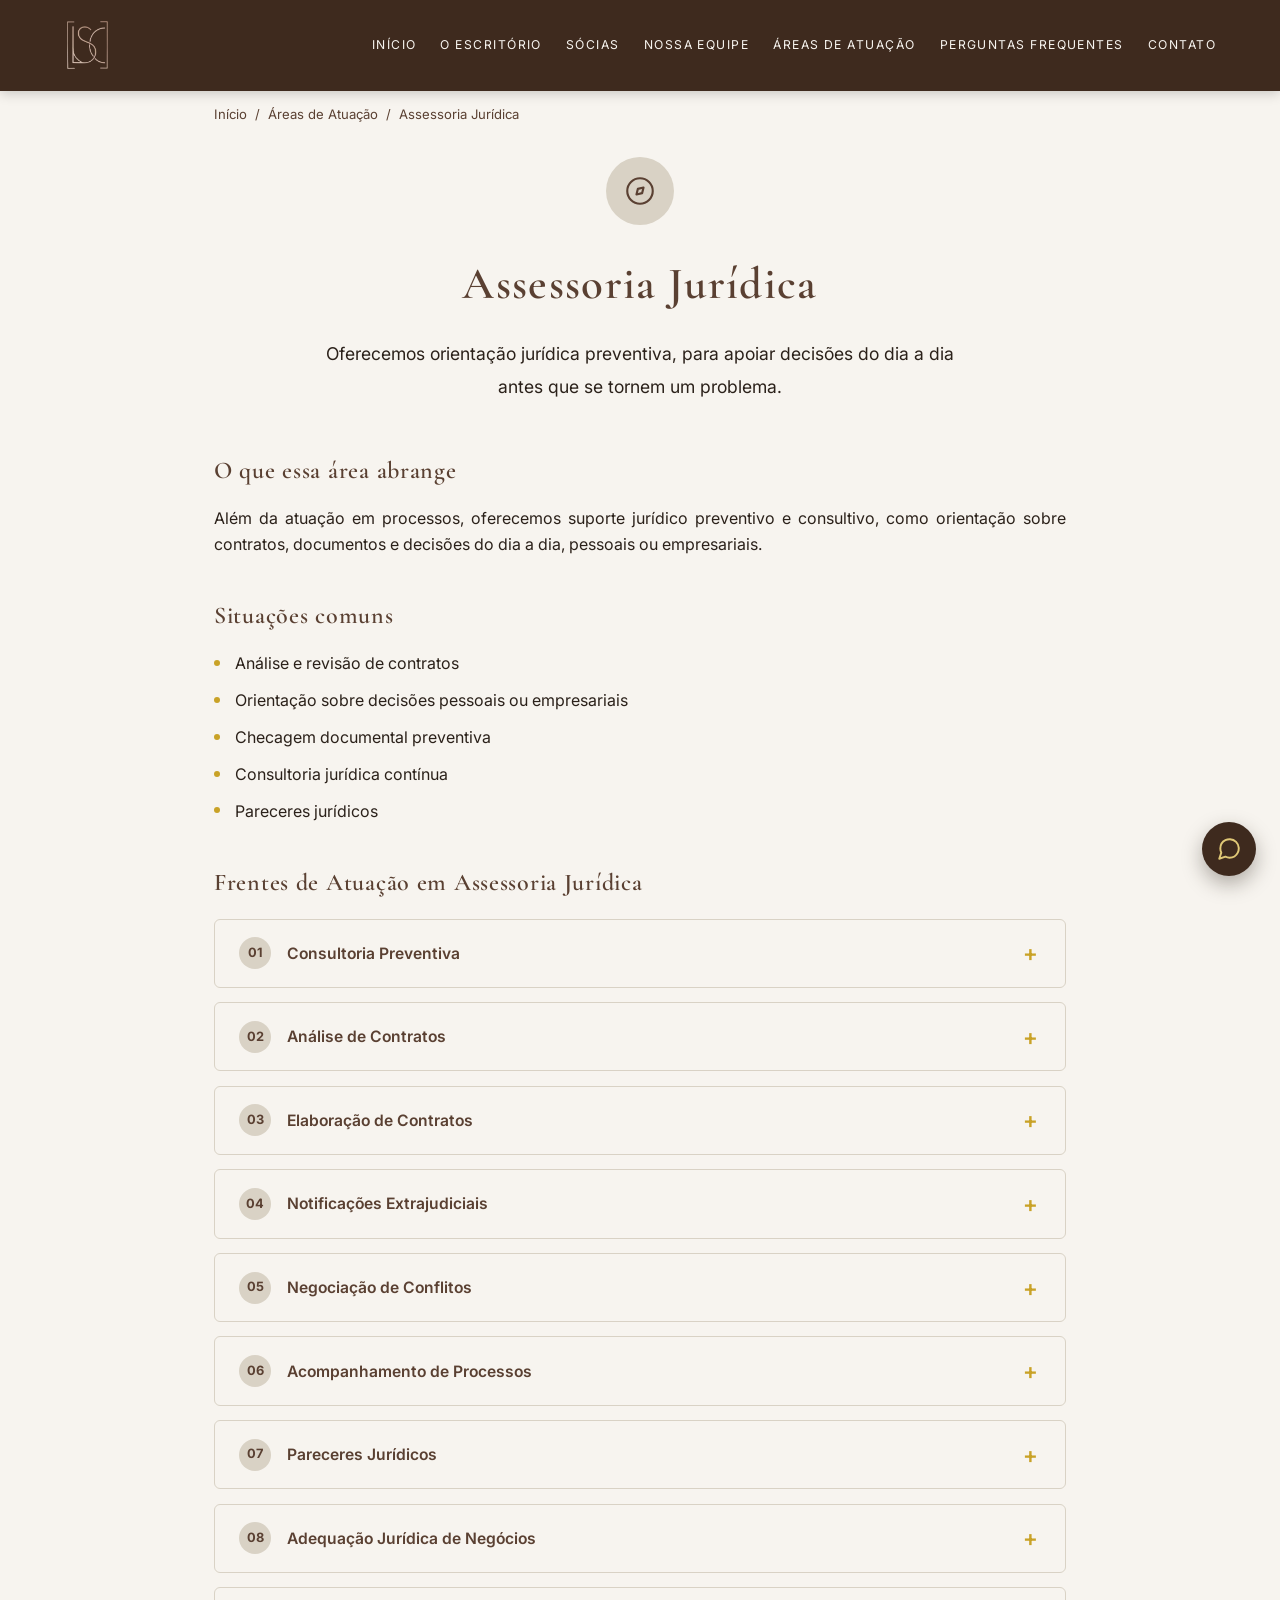
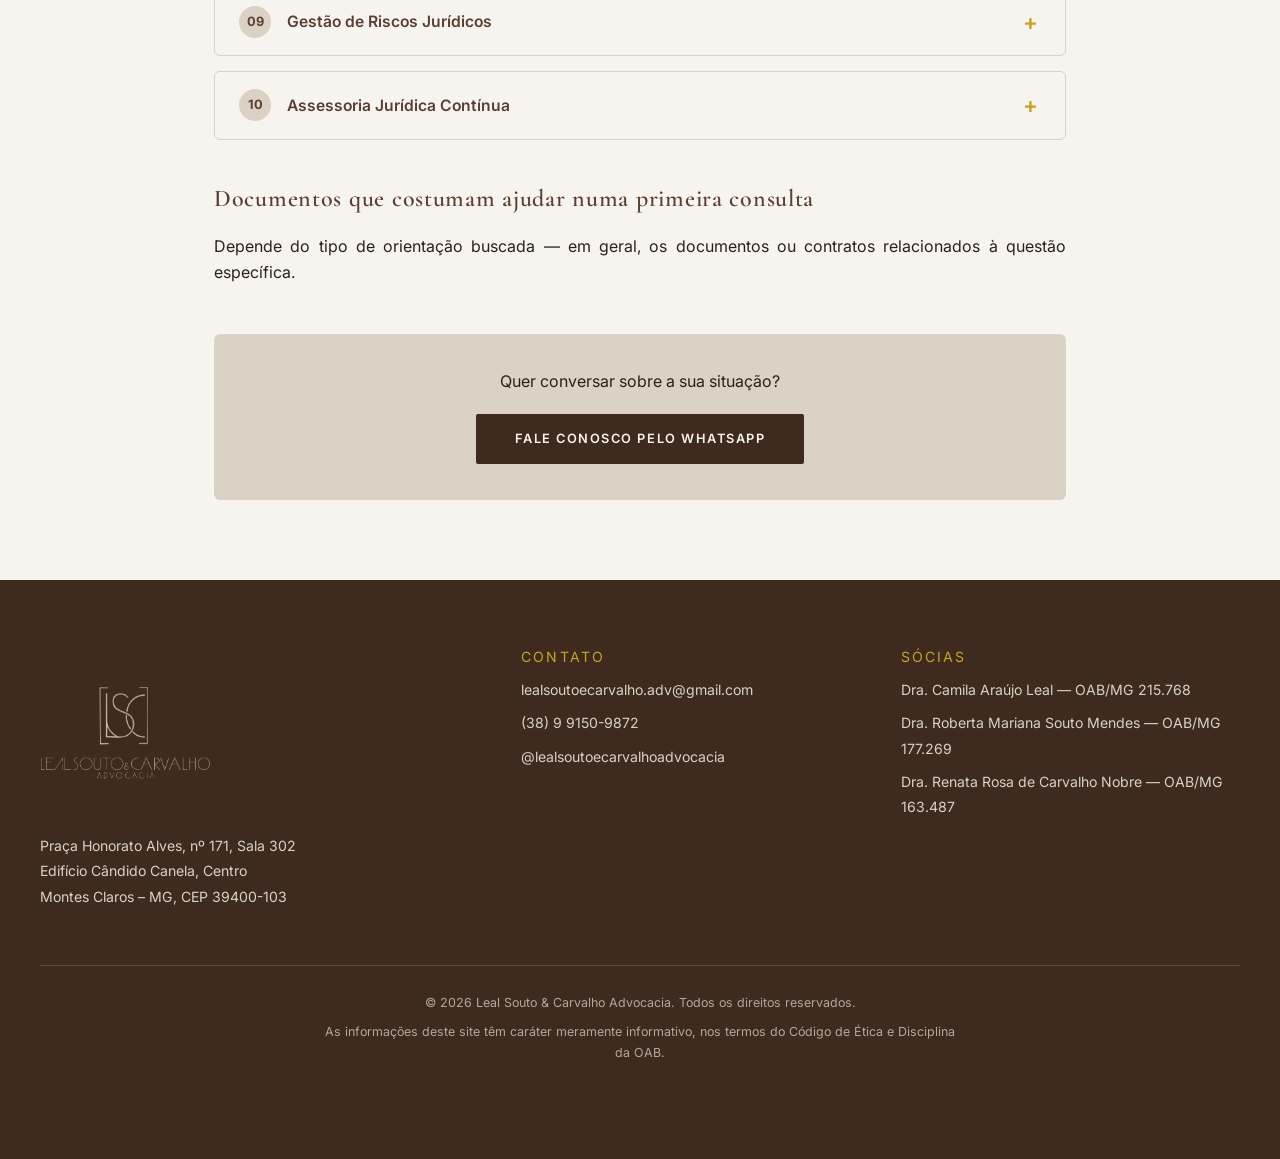
<file: assessoria-juridica.html>
<!DOCTYPE html>
<html lang="pt-BR">
<head>
<meta charset="UTF-8">
<meta name="viewport" content="width=device-width, initial-scale=1.0">

<title>Assessoria Jurídica | Leal Souto & Carvalho Advocacia</title>
<meta name="description" content="Suporte jurídico preventivo e consultivo: orientação sobre contratos, documentos e decisões do dia a dia, pessoais ou empresariais.">

<meta property="og:title" content="Assessoria Jurídica | Leal Souto & Carvalho Advocacia">
<meta property="og:description" content="Suporte jurídico preventivo e consultivo: orientação sobre contratos, documentos e decisões do dia a dia, pessoais ou empresariais.">
<meta property="og:image" content="img/socias.jpg">
<meta property="og:type" content="website">
<meta property="og:locale" content="pt_BR">

<link rel="icon" type="image/png" href="img/logo-icone-novo.png">

<link rel="preconnect" href="https://fonts.googleapis.com">
<link rel="preconnect" href="https://fonts.gstatic.com" crossorigin>
<link href="https://fonts.googleapis.com/css2?family=Cormorant+Garamond:wght@400;500;600&family=Inter:wght@400;500;600&display=swap" rel="stylesheet">

<link rel="stylesheet" href="estilo.css">
</head>
<body class="pagina-interna">

<header id="cabecalho">
  <div class="cabecalho-conteudo">

    <a href="index.html" class="logo-link" aria-label="Leal Souto & Carvalho Advocacia - voltar ao início">
      <img src="img/logo-icone-novo.png" alt="" class="logo-img">
    </a>

    <nav id="nav-principal" aria-label="Menu principal">
      <ul class="nav-lista">
        <li><a href="index.html#inicio">Início</a></li>
        <li><a href="index.html#escritorio">O Escritório</a></li>
        <li><a href="index.html#socias">Sócias</a></li>
        <li><a href="index.html#equipe">Nossa Equipe</a></li>
        <li><a href="index.html#areas">Áreas de Atuação</a></li>
        <li><a href="index.html#faq">Perguntas Frequentes</a></li>
        <li><a href="index.html#contato">Contato</a></li>
      </ul>
    </nav>

    <button id="botao-menu" aria-label="Abrir menu" aria-expanded="false" aria-controls="nav-principal">
      <svg viewBox="0 0 24 24" width="26" height="26" aria-hidden="true">
        <line x1="3" y1="6" x2="21" y2="6" stroke="currentColor" stroke-width="2" stroke-linecap="round"/>
        <line x1="3" y1="12" x2="21" y2="12" stroke="currentColor" stroke-width="2" stroke-linecap="round"/>
        <line x1="3" y1="18" x2="21" y2="18" stroke="currentColor" stroke-width="2" stroke-linecap="round"/>
      </svg>
    </button>

  </div>
</header>

<main>

  <p class="trilha" style="margin-top: 6.5rem;">
    <a href="index.html">Início</a> &nbsp;/&nbsp;
    <a href="index.html#areas">Áreas de Atuação</a> &nbsp;/&nbsp;
    Assessoria Jurídica
  </p>

  <section class="secao-area-detalhe" style="padding-top: 0;">

    <div class="area-detalhe-cabecalho reveal">
      <div class="area-detalhe-icone" aria-hidden="true">
        <svg viewBox="0 0 24 24" fill="none" stroke="currentColor" stroke-width="1.5" stroke-linecap="round" stroke-linejoin="round">
          <circle cx="12" cy="12" r="9"></circle>
          <polygon points="14.5,9.5 10.5,10.5 9.5,14.5 13.5,13.5"></polygon>
        </svg>
      </div>
      <h1>Assessoria Jurídica</h1>
      <p class="capa-frase">Oferecemos orientação jurídica preventiva, para apoiar decisões do dia a dia antes que se tornem um problema.</p>
    </div>

    <div class="area-detalhe-corpo reveal">

      <h2>O que essa área abrange</h2>
      <p>Além da atuação em processos, oferecemos suporte jurídico preventivo e consultivo, como orientação sobre contratos, documentos e decisões do dia a dia, pessoais ou empresariais.</p>

      <h2>Situações comuns</h2>
      <ul class="area-detalhe-lista">
        <li>Análise e revisão de contratos</li>
        <li>Orientação sobre decisões pessoais ou empresariais</li>
        <li>Checagem documental preventiva</li>
        <li>Consultoria jurídica contínua</li>
        <li>Pareceres jurídicos</li>
      </ul>

      <h2>Frentes de Atuação em Assessoria Jurídica</h2>
      <div class="topicos-lista">

        <details class="topico-item">
          <summary><span class="topico-numero">01</span>Consultoria Preventiva</summary>
          <p>Orientação jurídica para identificação e prevenção de riscos antes da tomada de decisões ou realização de negócios.</p>
        </details>

        <details class="topico-item">
          <summary><span class="topico-numero">02</span>Análise de Contratos</summary>
          <p>Revisão de contratos para identificar obrigações, riscos, cláusulas relevantes e possíveis pontos de negociação.</p>
        </details>

        <details class="topico-item">
          <summary><span class="topico-numero">03</span>Elaboração de Contratos</summary>
          <p>Redação de instrumentos contratuais adequados às necessidades e aos interesses de cada cliente.</p>
        </details>

        <details class="topico-item">
          <summary><span class="topico-numero">04</span>Notificações Extrajudiciais</summary>
          <p>Elaboração de notificações para formalizar cobranças, comunicações, exigências e outras medidas destinadas à resolução de conflitos.</p>
        </details>

        <details class="topico-item">
          <summary><span class="topico-numero">05</span>Negociação de Conflitos</summary>
          <p>Intermediação e orientação jurídica em negociações destinadas à construção de soluções consensuais.</p>
        </details>

        <details class="topico-item">
          <summary><span class="topico-numero">06</span>Acompanhamento de Processos</summary>
          <p>Monitoramento de processos judiciais e administrativos, com análise dos atos processuais e adoção das medidas necessárias.</p>
        </details>

        <details class="topico-item">
          <summary><span class="topico-numero">07</span>Pareceres Jurídicos</summary>
          <p>Análise técnica de questões jurídicas específicas, com apresentação de orientação fundamentada sobre riscos, direitos e possíveis medidas.</p>
        </details>

        <details class="topico-item">
          <summary><span class="topico-numero">08</span>Adequação Jurídica de Negócios</summary>
          <p>Análise das operações e documentos envolvidos em negócios para identificar riscos e adequá-los às exigências legais.</p>
        </details>

        <details class="topico-item">
          <summary><span class="topico-numero">09</span>Gestão de Riscos Jurídicos</summary>
          <p>Identificação de situações que possam gerar responsabilidades ou prejuízos, com orientação sobre medidas preventivas.</p>
        </details>

        <details class="topico-item">
          <summary><span class="topico-numero">10</span>Assessoria Jurídica Contínua</summary>
          <p>Acompanhamento jurídico permanente para empresas e pessoas que necessitam de orientação recorrente em suas relações e atividades.</p>
        </details>

      </div>

      <h2>Documentos que costumam ajudar numa primeira consulta</h2>
      <p>Depende do tipo de orientação buscada — em geral, os documentos ou contratos relacionados à questão específica.</p>

      <div class="area-detalhe-cta">
        <p>Quer conversar sobre a sua situação?</p>
        <a href="https://wa.me/5538991509872" target="_blank" rel="noopener" class="botao-cta" style="background-color: var(--marrom-escuro); color: var(--off-white);">Fale conosco pelo WhatsApp</a>
      </div>

    </div>

  </section>

</main>

<footer class="rodape">
  <div class="rodape-conteudo">

    <div class="rodape-coluna rodape-marca reveal">
      <img src="img/logonova.png" alt="Leal Souto & Carvalho Advocacia" class="rodape-logo">
      <p>Praça Honorato Alves, nº 171, Sala 302<br>Edifício Cândido Canela, Centro<br>Montes Claros – MG, CEP 39400-103</p>
    </div>

    <div class="rodape-coluna reveal">
      <p class="caixa-alta rodape-titulo">Contato</p>
      <p><a href="mailto:lealsoutoecarvalho.adv@gmail.com">lealsoutoecarvalho.adv@gmail.com</a></p>
      <p><a href="https://wa.me/5538991509872" target="_blank" rel="noopener">(38) 9 9150-9872</a></p>
      <p><a href="https://www.instagram.com/lealsoutoecarvalhoadvocacia/" target="_blank" rel="noopener">@lealsoutoecarvalhoadvocacia</a></p>
    </div>

    <div class="rodape-coluna reveal">
      <p class="caixa-alta rodape-titulo">Sócias</p>
      <p>Dra. Camila Araújo Leal — OAB/MG 215.768</p>
      <p>Dra. Roberta Mariana Souto Mendes — OAB/MG 177.269</p>
      <p>Dra. Renata Rosa de Carvalho Nobre — OAB/MG 163.487</p>
    </div>

  </div>

  <div class="rodape-base">
    <p>© <span id="ano-atual"></span> Leal Souto & Carvalho Advocacia. Todos os direitos reservados.</p>
    <p class="rodape-aviso">As informações deste site têm caráter meramente informativo, nos termos do Código de Ética e Disciplina da OAB.</p>
  </div>
</footer>

<a href="https://wa.me/5538991509872" target="_blank" rel="noopener" class="whatsapp-flutuante" aria-label="Fale conosco pelo WhatsApp">
  <svg viewBox="0 0 24 24" width="26" height="26" fill="none" stroke="currentColor" stroke-width="1.8" stroke-linecap="round" stroke-linejoin="round" aria-hidden="true"><path d="M21 11.5a8.38 8.38 0 0 1-.9 3.8 8.5 8.5 0 0 1-7.6 4.7 8.38 8.38 0 0 1-3.8-.9L3 21l1.9-5.7a8.38 8.38 0 0 1-.9-3.8 8.5 8.5 0 0 1 4.7-7.6 8.38 8.38 0 0 1 3.8-.9h.5a8.48 8.48 0 0 1 8 8v.5z"></path></svg>
</a>

<script src="script.js"></script>

</body>
</html>
</file>
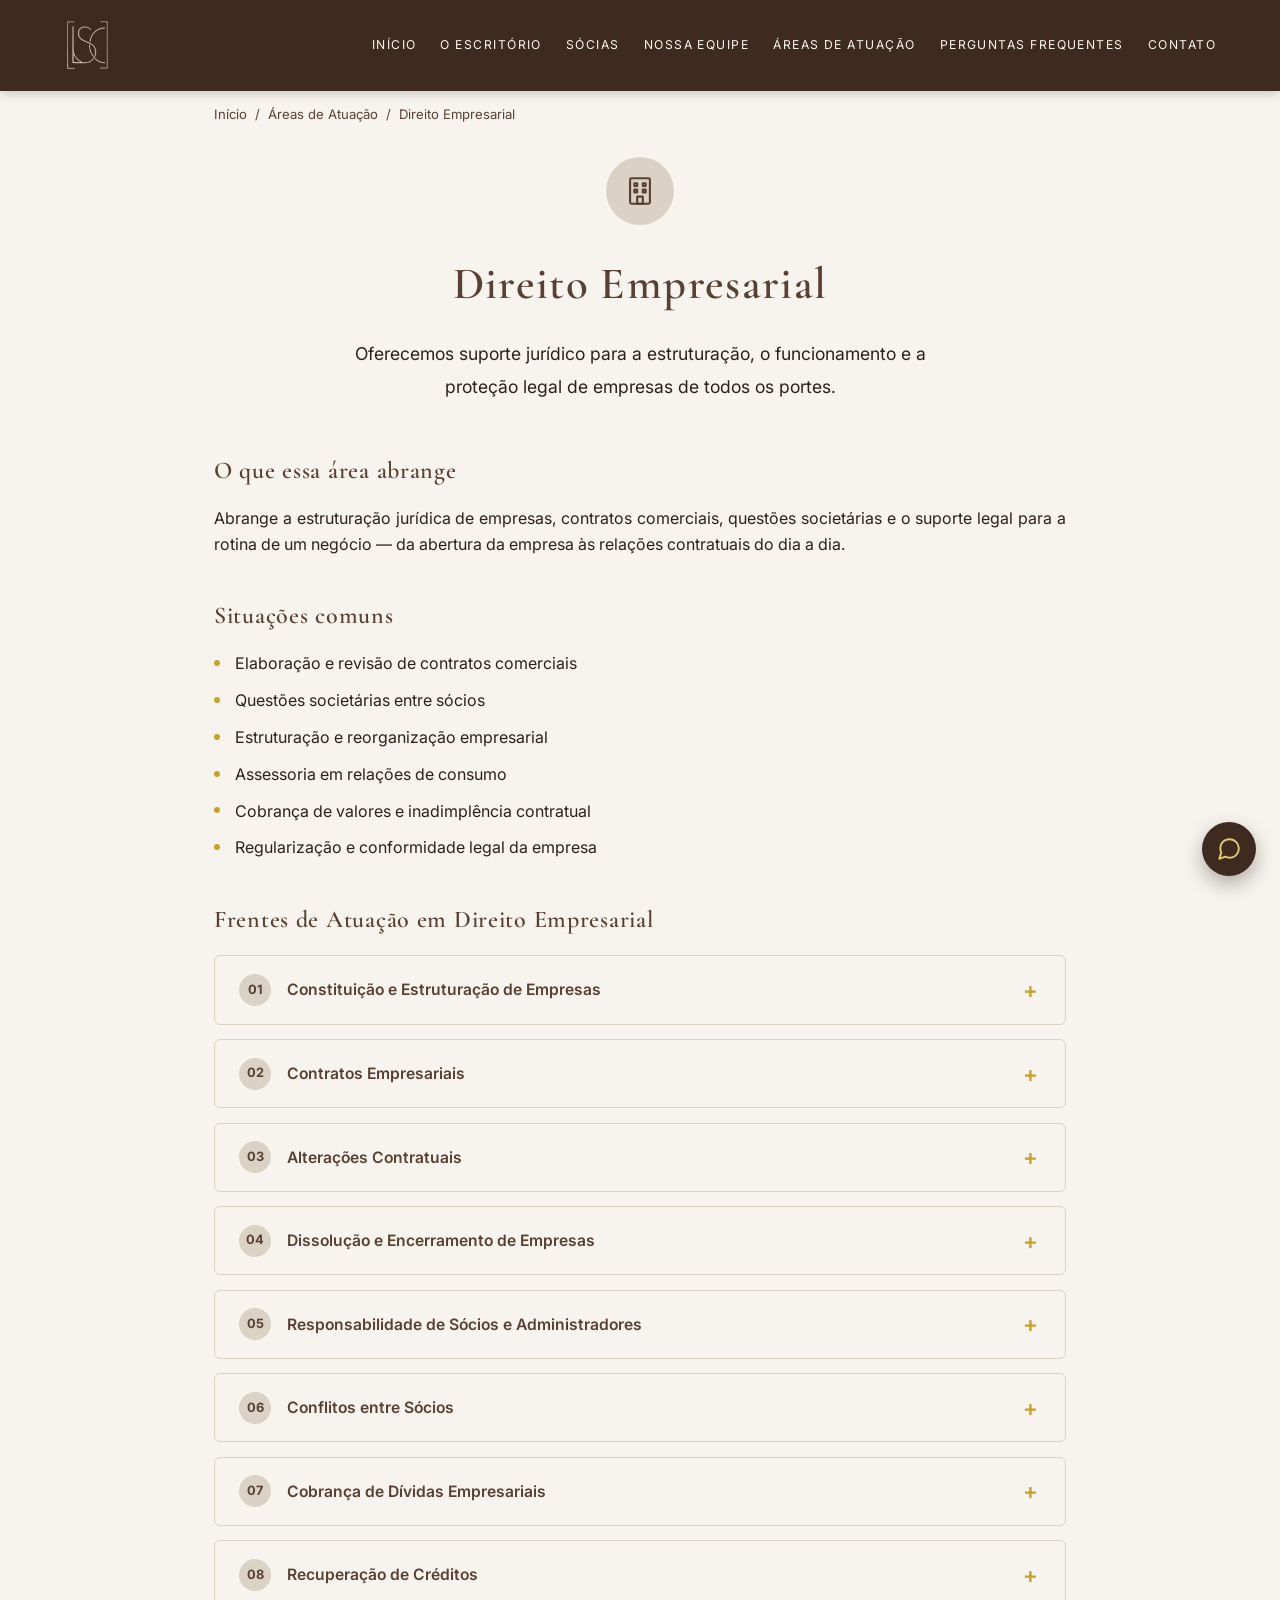
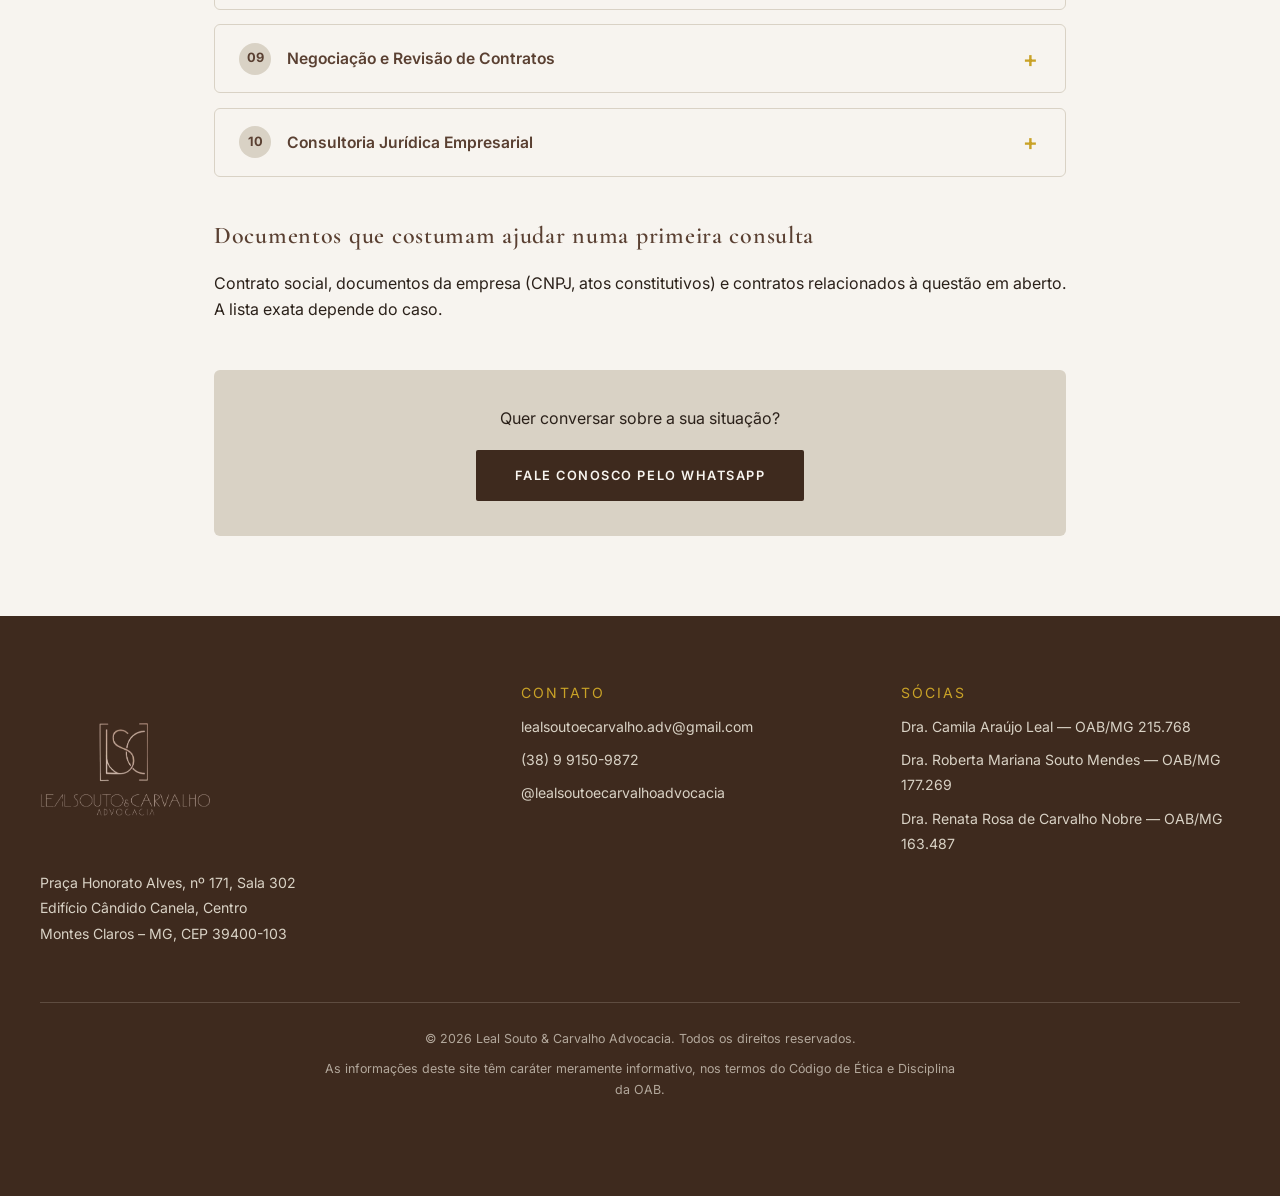
<file: direito-empresarial.html>
<!DOCTYPE html>
<html lang="pt-BR">
<head>
<meta charset="UTF-8">
<meta name="viewport" content="width=device-width, initial-scale=1.0">

<title>Direito Empresarial | Leal Souto & Carvalho Advocacia</title>
<meta name="description" content="Atuação em Direito Empresarial: contratos comerciais, questões societárias, estruturação e suporte legal para a rotina de um negócio.">

<meta property="og:title" content="Direito Empresarial | Leal Souto & Carvalho Advocacia">
<meta property="og:description" content="Atuação em Direito Empresarial: contratos comerciais, questões societárias, estruturação e suporte legal para a rotina de um negócio.">
<meta property="og:image" content="img/socias.jpg">
<meta property="og:type" content="website">
<meta property="og:locale" content="pt_BR">

<link rel="icon" type="image/png" href="img/logo-icone-novo.png">

<link rel="preconnect" href="https://fonts.googleapis.com">
<link rel="preconnect" href="https://fonts.gstatic.com" crossorigin>
<link href="https://fonts.googleapis.com/css2?family=Cormorant+Garamond:wght@400;500;600&family=Inter:wght@400;500;600&display=swap" rel="stylesheet">

<link rel="stylesheet" href="estilo.css">
</head>
<body class="pagina-interna">

<header id="cabecalho">
  <div class="cabecalho-conteudo">

    <a href="index.html" class="logo-link" aria-label="Leal Souto & Carvalho Advocacia - voltar ao início">
      <img src="img/logo-icone-novo.png" alt="" class="logo-img">
    </a>

    <nav id="nav-principal" aria-label="Menu principal">
      <ul class="nav-lista">
        <li><a href="index.html#inicio">Início</a></li>
        <li><a href="index.html#escritorio">O Escritório</a></li>
        <li><a href="index.html#socias">Sócias</a></li>
        <li><a href="index.html#equipe">Nossa Equipe</a></li>
        <li><a href="index.html#areas">Áreas de Atuação</a></li>
        <li><a href="index.html#faq">Perguntas Frequentes</a></li>
        <li><a href="index.html#contato">Contato</a></li>
      </ul>
    </nav>

    <button id="botao-menu" aria-label="Abrir menu" aria-expanded="false" aria-controls="nav-principal">
      <svg viewBox="0 0 24 24" width="26" height="26" aria-hidden="true">
        <line x1="3" y1="6" x2="21" y2="6" stroke="currentColor" stroke-width="2" stroke-linecap="round"/>
        <line x1="3" y1="12" x2="21" y2="12" stroke="currentColor" stroke-width="2" stroke-linecap="round"/>
        <line x1="3" y1="18" x2="21" y2="18" stroke="currentColor" stroke-width="2" stroke-linecap="round"/>
      </svg>
    </button>

  </div>
</header>

<main>

  <p class="trilha" style="margin-top: 6.5rem;">
    <a href="index.html">Início</a> &nbsp;/&nbsp;
    <a href="index.html#areas">Áreas de Atuação</a> &nbsp;/&nbsp;
    Direito Empresarial
  </p>

  <section class="secao-area-detalhe" style="padding-top: 0;">

    <div class="area-detalhe-cabecalho reveal">
      <div class="area-detalhe-icone" aria-hidden="true">
        <svg viewBox="0 0 24 24" fill="none" stroke="currentColor" stroke-width="1.5" stroke-linecap="round" stroke-linejoin="round">
          <rect x="5" y="3" width="14" height="18" rx="1"></rect>
          <rect x="8" y="6.5" width="2" height="2"></rect>
          <rect x="14" y="6.5" width="2" height="2"></rect>
          <rect x="8" y="11" width="2" height="2"></rect>
          <rect x="14" y="11" width="2" height="2"></rect>
          <rect x="10" y="16" width="4" height="5"></rect>
        </svg>
      </div>
      <h1>Direito Empresarial</h1>
      <p class="capa-frase">Oferecemos suporte jurídico para a estruturação, o funcionamento e a proteção legal de empresas de todos os portes.</p>
    </div>

    <div class="area-detalhe-corpo reveal">

      <h2>O que essa área abrange</h2>
      <p>Abrange a estruturação jurídica de empresas, contratos comerciais, questões societárias e o suporte legal para a rotina de um negócio — da abertura da empresa às relações contratuais do dia a dia.</p>

      <h2>Situações comuns</h2>
      <ul class="area-detalhe-lista">
        <li>Elaboração e revisão de contratos comerciais</li>
        <li>Questões societárias entre sócios</li>
        <li>Estruturação e reorganização empresarial</li>
        <li>Assessoria em relações de consumo</li>
        <li>Cobrança de valores e inadimplência contratual</li>
        <li>Regularização e conformidade legal da empresa</li>
      </ul>

      <h2>Frentes de Atuação em Direito Empresarial</h2>
      <div class="topicos-lista">

        <details class="topico-item">
          <summary><span class="topico-numero">01</span>Constituição e Estruturação de Empresas</summary>
          <p>Orientação jurídica para a constituição de empresas, definição da estrutura societária e elaboração dos documentos necessários ao início das atividades.</p>
        </details>

        <details class="topico-item">
          <summary><span class="topico-numero">02</span>Contratos Empresariais</summary>
          <p>Elaboração, revisão e análise de contratos comerciais, buscando maior segurança jurídica e adequação dos negócios aos interesses da empresa.</p>
        </details>

        <details class="topico-item">
          <summary><span class="topico-numero">03</span>Alterações Contratuais</summary>
          <p>Assessoria em alterações de contrato social, entrada ou saída de sócios, mudanças de endereço, objeto social e demais modificações na estrutura empresarial.</p>
        </details>

        <details class="topico-item">
          <summary><span class="topico-numero">04</span>Dissolução e Encerramento de Empresas</summary>
          <p>Orientação jurídica para a dissolução, encerramento e regularização de empresas, observando as obrigações legais e os interesses dos sócios.</p>
        </details>

        <details class="topico-item">
          <summary><span class="topico-numero">05</span>Responsabilidade de Sócios e Administradores</summary>
          <p>Análise de situações que possam envolver a responsabilidade pessoal de sócios e administradores por obrigações ou atos praticados na gestão empresarial.</p>
        </details>

        <details class="topico-item">
          <summary><span class="topico-numero">06</span>Conflitos entre Sócios</summary>
          <p>Atuação na prevenção e resolução de conflitos societários relacionados à administração, participação societária, distribuição de resultados e demais questões entre sócios.</p>
        </details>

        <details class="topico-item">
          <summary><span class="topico-numero">07</span>Cobrança de Dívidas Empresariais</summary>
          <p>Adoção de medidas extrajudiciais e judiciais para recuperação de créditos decorrentes de contratos, prestação de serviços e relações comerciais.</p>
        </details>

        <details class="topico-item">
          <summary><span class="topico-numero">08</span>Recuperação de Créditos</summary>
          <p>Estratégias jurídicas destinadas à recuperação de valores devidos à empresa, considerando as características do devedor e da obrigação.</p>
        </details>

        <details class="topico-item">
          <summary><span class="topico-numero">09</span>Negociação e Revisão de Contratos</summary>
          <p>Análise das condições contratuais e condução de negociações para prevenir riscos, reduzir conflitos e proteger os interesses empresariais.</p>
        </details>

        <details class="topico-item">
          <summary><span class="topico-numero">10</span>Consultoria Jurídica Empresarial</summary>
          <p>Orientação preventiva sobre questões jurídicas relacionadas às atividades da empresa, contribuindo para a redução de riscos e para a tomada segura de decisões.</p>
        </details>

      </div>

      <h2>Documentos que costumam ajudar numa primeira consulta</h2>
      <p>Contrato social, documentos da empresa (CNPJ, atos constitutivos) e contratos relacionados à questão em aberto. A lista exata depende do caso.</p>

      <div class="area-detalhe-cta">
        <p>Quer conversar sobre a sua situação?</p>
        <a href="https://wa.me/5538991509872" target="_blank" rel="noopener" class="botao-cta" style="background-color: var(--marrom-escuro); color: var(--off-white);">Fale conosco pelo WhatsApp</a>
      </div>

    </div>

  </section>

</main>

<footer class="rodape">
  <div class="rodape-conteudo">

    <div class="rodape-coluna rodape-marca reveal">
      <img src="img/logonova.png" alt="Leal Souto & Carvalho Advocacia" class="rodape-logo">
      <p>Praça Honorato Alves, nº 171, Sala 302<br>Edifício Cândido Canela, Centro<br>Montes Claros – MG, CEP 39400-103</p>
    </div>

    <div class="rodape-coluna reveal">
      <p class="caixa-alta rodape-titulo">Contato</p>
      <p><a href="mailto:lealsoutoecarvalho.adv@gmail.com">lealsoutoecarvalho.adv@gmail.com</a></p>
      <p><a href="https://wa.me/5538991509872" target="_blank" rel="noopener">(38) 9 9150-9872</a></p>
      <p><a href="https://www.instagram.com/lealsoutoecarvalhoadvocacia/" target="_blank" rel="noopener">@lealsoutoecarvalhoadvocacia</a></p>
    </div>

    <div class="rodape-coluna reveal">
      <p class="caixa-alta rodape-titulo">Sócias</p>
      <p>Dra. Camila Araújo Leal — OAB/MG 215.768</p>
      <p>Dra. Roberta Mariana Souto Mendes — OAB/MG 177.269</p>
      <p>Dra. Renata Rosa de Carvalho Nobre — OAB/MG 163.487</p>
    </div>

  </div>

  <div class="rodape-base">
    <p>© <span id="ano-atual"></span> Leal Souto & Carvalho Advocacia. Todos os direitos reservados.</p>
    <p class="rodape-aviso">As informações deste site têm caráter meramente informativo, nos termos do Código de Ética e Disciplina da OAB.</p>
  </div>
</footer>

<a href="https://wa.me/5538991509872" target="_blank" rel="noopener" class="whatsapp-flutuante" aria-label="Fale conosco pelo WhatsApp">
  <svg viewBox="0 0 24 24" width="26" height="26" fill="none" stroke="currentColor" stroke-width="1.8" stroke-linecap="round" stroke-linejoin="round" aria-hidden="true"><path d="M21 11.5a8.38 8.38 0 0 1-.9 3.8 8.5 8.5 0 0 1-7.6 4.7 8.38 8.38 0 0 1-3.8-.9L3 21l1.9-5.7a8.38 8.38 0 0 1-.9-3.8 8.5 8.5 0 0 1 4.7-7.6 8.38 8.38 0 0 1 3.8-.9h.5a8.48 8.48 0 0 1 8 8v.5z"></path></svg>
</a>

<script src="script.js"></script>

</body>
</html>
</file>
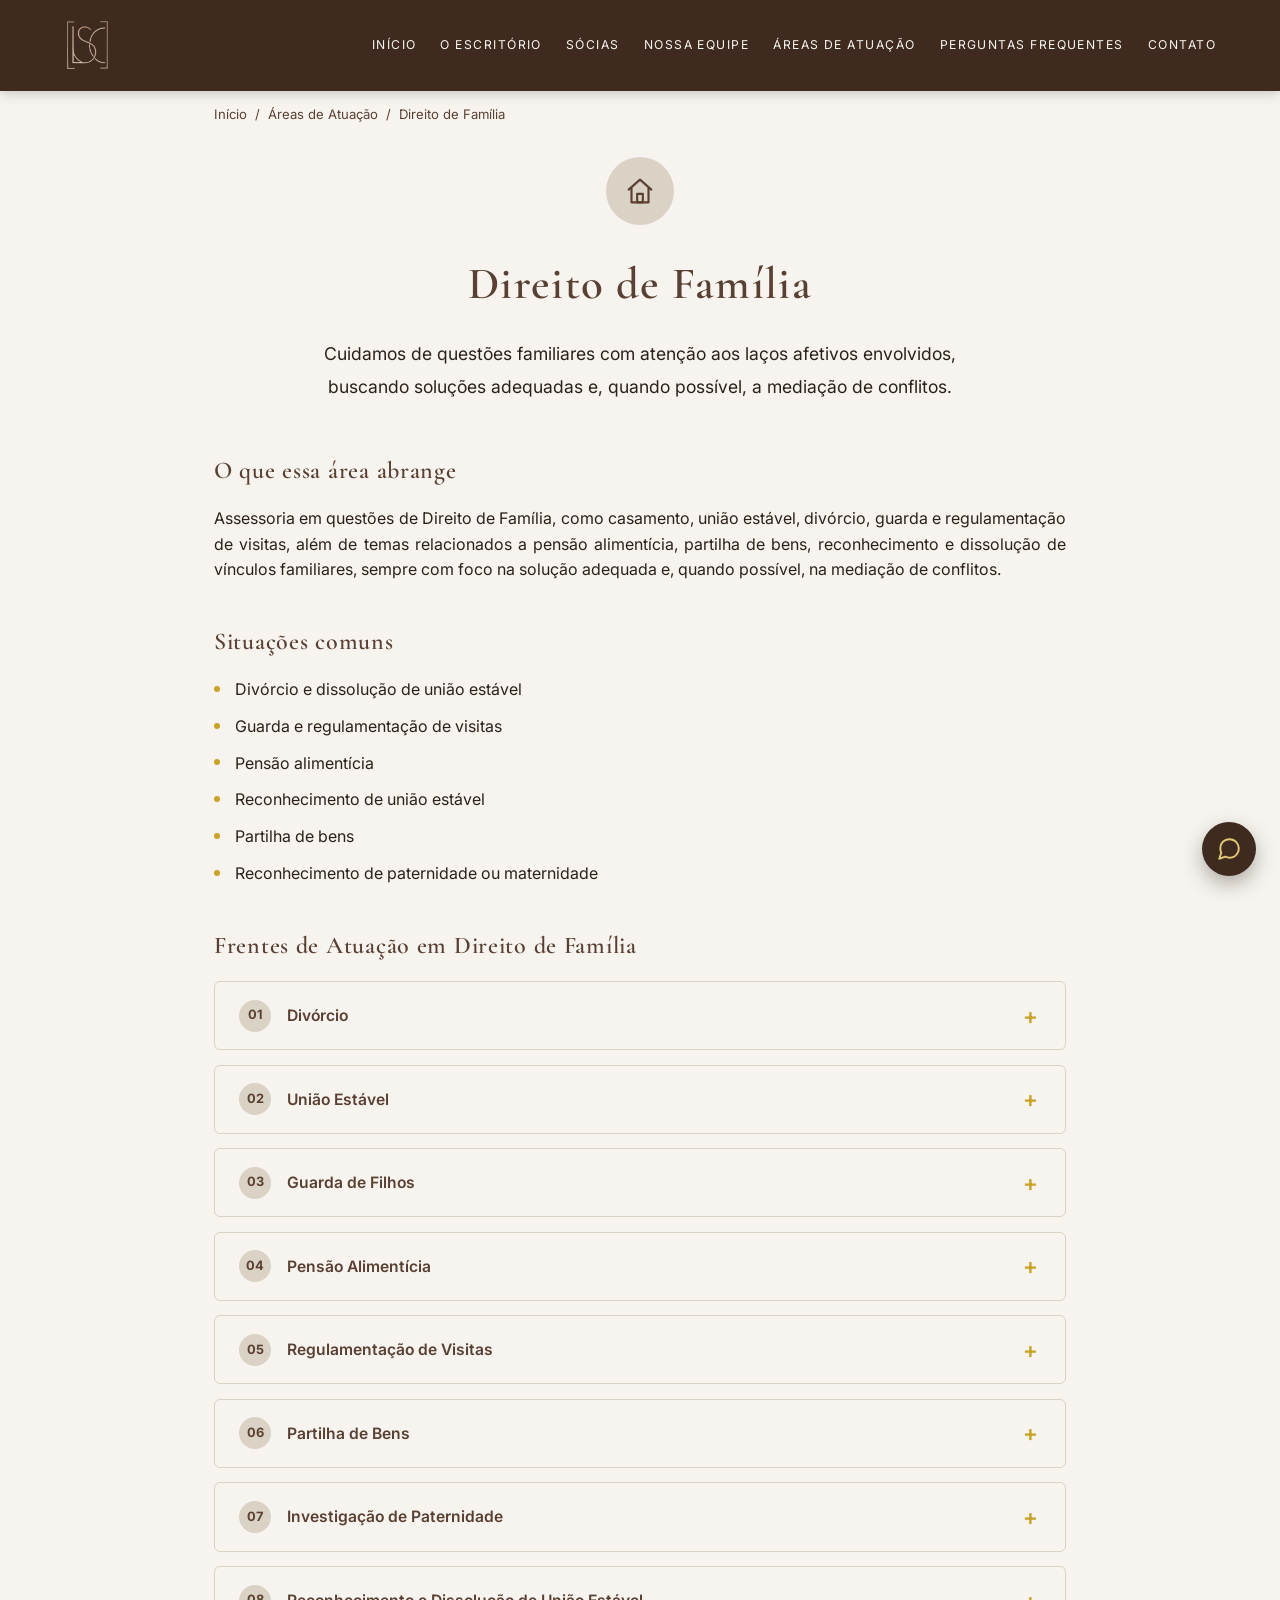
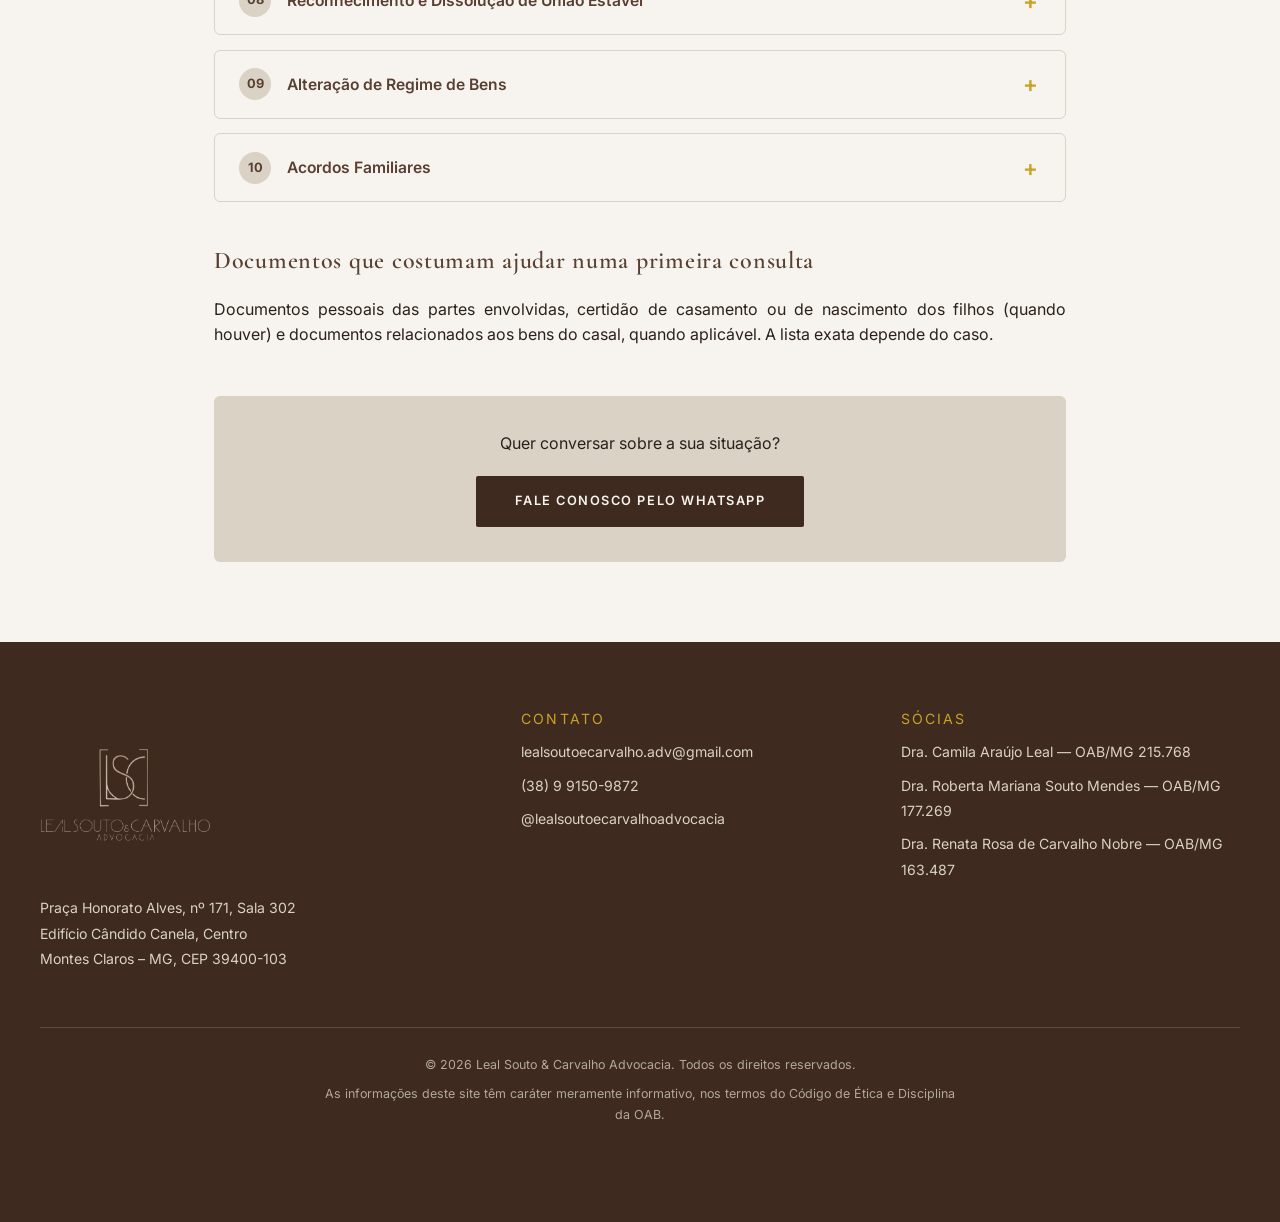
<file: direito-familia.html>
<!DOCTYPE html>
<html lang="pt-BR">
<head>
<meta charset="UTF-8">
<meta name="viewport" content="width=device-width, initial-scale=1.0">

<title>Direito de Família | Leal Souto & Carvalho Advocacia</title>
<meta name="description" content="Atuação em Direito de Família: casamento, união estável, divórcio, guarda, pensão alimentícia e partilha de bens.">

<meta property="og:title" content="Direito de Família | Leal Souto & Carvalho Advocacia">
<meta property="og:description" content="Atuação em Direito de Família: casamento, união estável, divórcio, guarda, pensão alimentícia e partilha de bens.">
<meta property="og:image" content="img/socias.jpg">
<meta property="og:type" content="website">
<meta property="og:locale" content="pt_BR">

<link rel="icon" type="image/png" href="img/logo-icone-novo.png">

<link rel="preconnect" href="https://fonts.googleapis.com">
<link rel="preconnect" href="https://fonts.gstatic.com" crossorigin>
<link href="https://fonts.googleapis.com/css2?family=Cormorant+Garamond:wght@400;500;600&family=Inter:wght@400;500;600&display=swap" rel="stylesheet">

<link rel="stylesheet" href="estilo.css">
</head>
<body class="pagina-interna">

<header id="cabecalho">
  <div class="cabecalho-conteudo">

    <a href="index.html" class="logo-link" aria-label="Leal Souto & Carvalho Advocacia - voltar ao início">
      <img src="img/logo-icone-novo.png" alt="" class="logo-img">
    </a>

    <nav id="nav-principal" aria-label="Menu principal">
      <ul class="nav-lista">
        <li><a href="index.html#inicio">Início</a></li>
        <li><a href="index.html#escritorio">O Escritório</a></li>
        <li><a href="index.html#socias">Sócias</a></li>
        <li><a href="index.html#equipe">Nossa Equipe</a></li>
        <li><a href="index.html#areas">Áreas de Atuação</a></li>
        <li><a href="index.html#faq">Perguntas Frequentes</a></li>
        <li><a href="index.html#contato">Contato</a></li>
      </ul>
    </nav>

    <button id="botao-menu" aria-label="Abrir menu" aria-expanded="false" aria-controls="nav-principal">
      <svg viewBox="0 0 24 24" width="26" height="26" aria-hidden="true">
        <line x1="3" y1="6" x2="21" y2="6" stroke="currentColor" stroke-width="2" stroke-linecap="round"/>
        <line x1="3" y1="12" x2="21" y2="12" stroke="currentColor" stroke-width="2" stroke-linecap="round"/>
        <line x1="3" y1="18" x2="21" y2="18" stroke="currentColor" stroke-width="2" stroke-linecap="round"/>
      </svg>
    </button>

  </div>
</header>

<main>

  <p class="trilha" style="margin-top: 6.5rem;">
    <a href="index.html">Início</a> &nbsp;/&nbsp;
    <a href="index.html#areas">Áreas de Atuação</a> &nbsp;/&nbsp;
    Direito de Família
  </p>

  <section class="secao-area-detalhe" style="padding-top: 0;">

    <div class="area-detalhe-cabecalho reveal">
      <div class="area-detalhe-icone" aria-hidden="true">
        <svg viewBox="0 0 24 24" fill="none" stroke="currentColor" stroke-width="1.5" stroke-linecap="round" stroke-linejoin="round">
          <path d="M4 11 12 4l8 7"></path>
          <path d="M6 10v10h12V10"></path>
          <rect x="10" y="14" width="4" height="6"></rect>
        </svg>
      </div>
      <h1>Direito de Família</h1>
      <p class="capa-frase">Cuidamos de questões familiares com atenção aos laços afetivos envolvidos, buscando soluções adequadas e, quando possível, a mediação de conflitos.</p>
    </div>

    <div class="area-detalhe-corpo reveal">

      <h2>O que essa área abrange</h2>
      <p>Assessoria em questões de Direito de Família, como casamento, união estável, divórcio, guarda e regulamentação de visitas, além de temas relacionados a pensão alimentícia, partilha de bens, reconhecimento e dissolução de vínculos familiares, sempre com foco na solução adequada e, quando possível, na mediação de conflitos.</p>

      <h2>Situações comuns</h2>
      <ul class="area-detalhe-lista">
        <li>Divórcio e dissolução de união estável</li>
        <li>Guarda e regulamentação de visitas</li>
        <li>Pensão alimentícia</li>
        <li>Reconhecimento de união estável</li>
        <li>Partilha de bens</li>
        <li>Reconhecimento de paternidade ou maternidade</li>
      </ul>

      <h2>Frentes de Atuação em Direito de Família</h2>
      <div class="topicos-lista">

        <details class="topico-item">
          <summary><span class="topico-numero">01</span>Divórcio</summary>
          <p>Orientação e atuação em processos de divórcio consensual ou litigioso, com definição das questões relacionadas aos bens, filhos e demais efeitos da dissolução do casamento.</p>
        </details>

        <details class="topico-item">
          <summary><span class="topico-numero">02</span>União Estável</summary>
          <p>Reconhecimento e dissolução de união estável, inclusive com análise dos efeitos patrimoniais decorrentes da relação.</p>
        </details>

        <details class="topico-item">
          <summary><span class="topico-numero">03</span>Guarda de Filhos</summary>
          <p>Atuação em questões relacionadas à guarda dos filhos, considerando o melhor interesse da criança e do adolescente.</p>
        </details>

        <details class="topico-item">
          <summary><span class="topico-numero">04</span>Pensão Alimentícia</summary>
          <p>Ações para fixação, revisão, majoração ou redução de alimentos, conforme as necessidades de quem recebe e as possibilidades de quem paga.</p>
        </details>

        <details class="topico-item">
          <summary><span class="topico-numero">05</span>Regulamentação de Visitas</summary>
          <p>Definição judicial ou consensual da convivência entre pais e filhos, buscando preservar os vínculos familiares.</p>
        </details>

        <details class="topico-item">
          <summary><span class="topico-numero">06</span>Partilha de Bens</summary>
          <p>Análise e divisão do patrimônio adquirido durante o casamento ou a união estável, conforme o regime de bens aplicável.</p>
        </details>

        <details class="topico-item">
          <summary><span class="topico-numero">07</span>Investigação de Paternidade</summary>
          <p>Atuação em ações destinadas ao reconhecimento da filiação e à definição dos respectivos direitos decorrentes do vínculo familiar.</p>
        </details>

        <details class="topico-item">
          <summary><span class="topico-numero">08</span>Reconhecimento e Dissolução de União Estável</summary>
          <p>Regularização jurídica da relação familiar, inclusive quanto ao período de convivência, patrimônio e demais efeitos decorrentes da união.</p>
        </details>

        <details class="topico-item">
          <summary><span class="topico-numero">09</span>Alteração de Regime de Bens</summary>
          <p>Orientação e atuação em procedimentos destinados à alteração do regime patrimonial do casamento, observados os requisitos legais.</p>
        </details>

        <details class="topico-item">
          <summary><span class="topico-numero">10</span>Acordos Familiares</summary>
          <p>Elaboração e formalização de acordos relacionados a divórcio, guarda, alimentos, convivência e partilha de bens, buscando soluções consensuais para os conflitos familiares.</p>
        </details>

      </div>

      <h2>Documentos que costumam ajudar numa primeira consulta</h2>
      <p>Documentos pessoais das partes envolvidas, certidão de casamento ou de nascimento dos filhos (quando houver) e documentos relacionados aos bens do casal, quando aplicável. A lista exata depende do caso.</p>

      <div class="area-detalhe-cta">
        <p>Quer conversar sobre a sua situação?</p>
        <a href="https://wa.me/5538991509872" target="_blank" rel="noopener" class="botao-cta" style="background-color: var(--marrom-escuro); color: var(--off-white);">Fale conosco pelo WhatsApp</a>
      </div>

    </div>

  </section>

</main>

<footer class="rodape">
  <div class="rodape-conteudo">

    <div class="rodape-coluna rodape-marca reveal">
      <img src="img/logonova.png" alt="Leal Souto & Carvalho Advocacia" class="rodape-logo">
      <p>Praça Honorato Alves, nº 171, Sala 302<br>Edifício Cândido Canela, Centro<br>Montes Claros – MG, CEP 39400-103</p>
    </div>

    <div class="rodape-coluna reveal">
      <p class="caixa-alta rodape-titulo">Contato</p>
      <p><a href="mailto:lealsoutoecarvalho.adv@gmail.com">lealsoutoecarvalho.adv@gmail.com</a></p>
      <p><a href="https://wa.me/5538991509872" target="_blank" rel="noopener">(38) 9 9150-9872</a></p>
      <p><a href="https://www.instagram.com/lealsoutoecarvalhoadvocacia/" target="_blank" rel="noopener">@lealsoutoecarvalhoadvocacia</a></p>
    </div>

    <div class="rodape-coluna reveal">
      <p class="caixa-alta rodape-titulo">Sócias</p>
      <p>Dra. Camila Araújo Leal — OAB/MG 215.768</p>
      <p>Dra. Roberta Mariana Souto Mendes — OAB/MG 177.269</p>
      <p>Dra. Renata Rosa de Carvalho Nobre — OAB/MG 163.487</p>
    </div>

  </div>

  <div class="rodape-base">
    <p>© <span id="ano-atual"></span> Leal Souto & Carvalho Advocacia. Todos os direitos reservados.</p>
    <p class="rodape-aviso">As informações deste site têm caráter meramente informativo, nos termos do Código de Ética e Disciplina da OAB.</p>
  </div>
</footer>

<a href="https://wa.me/5538991509872" target="_blank" rel="noopener" class="whatsapp-flutuante" aria-label="Fale conosco pelo WhatsApp">
  <svg viewBox="0 0 24 24" width="26" height="26" fill="none" stroke="currentColor" stroke-width="1.8" stroke-linecap="round" stroke-linejoin="round" aria-hidden="true"><path d="M21 11.5a8.38 8.38 0 0 1-.9 3.8 8.5 8.5 0 0 1-7.6 4.7 8.38 8.38 0 0 1-3.8-.9L3 21l1.9-5.7a8.38 8.38 0 0 1-.9-3.8 8.5 8.5 0 0 1 4.7-7.6 8.38 8.38 0 0 1 3.8-.9h.5a8.48 8.48 0 0 1 8 8v.5z"></path></svg>
</a>

<script src="script.js"></script>

</body>
</html>
</file>
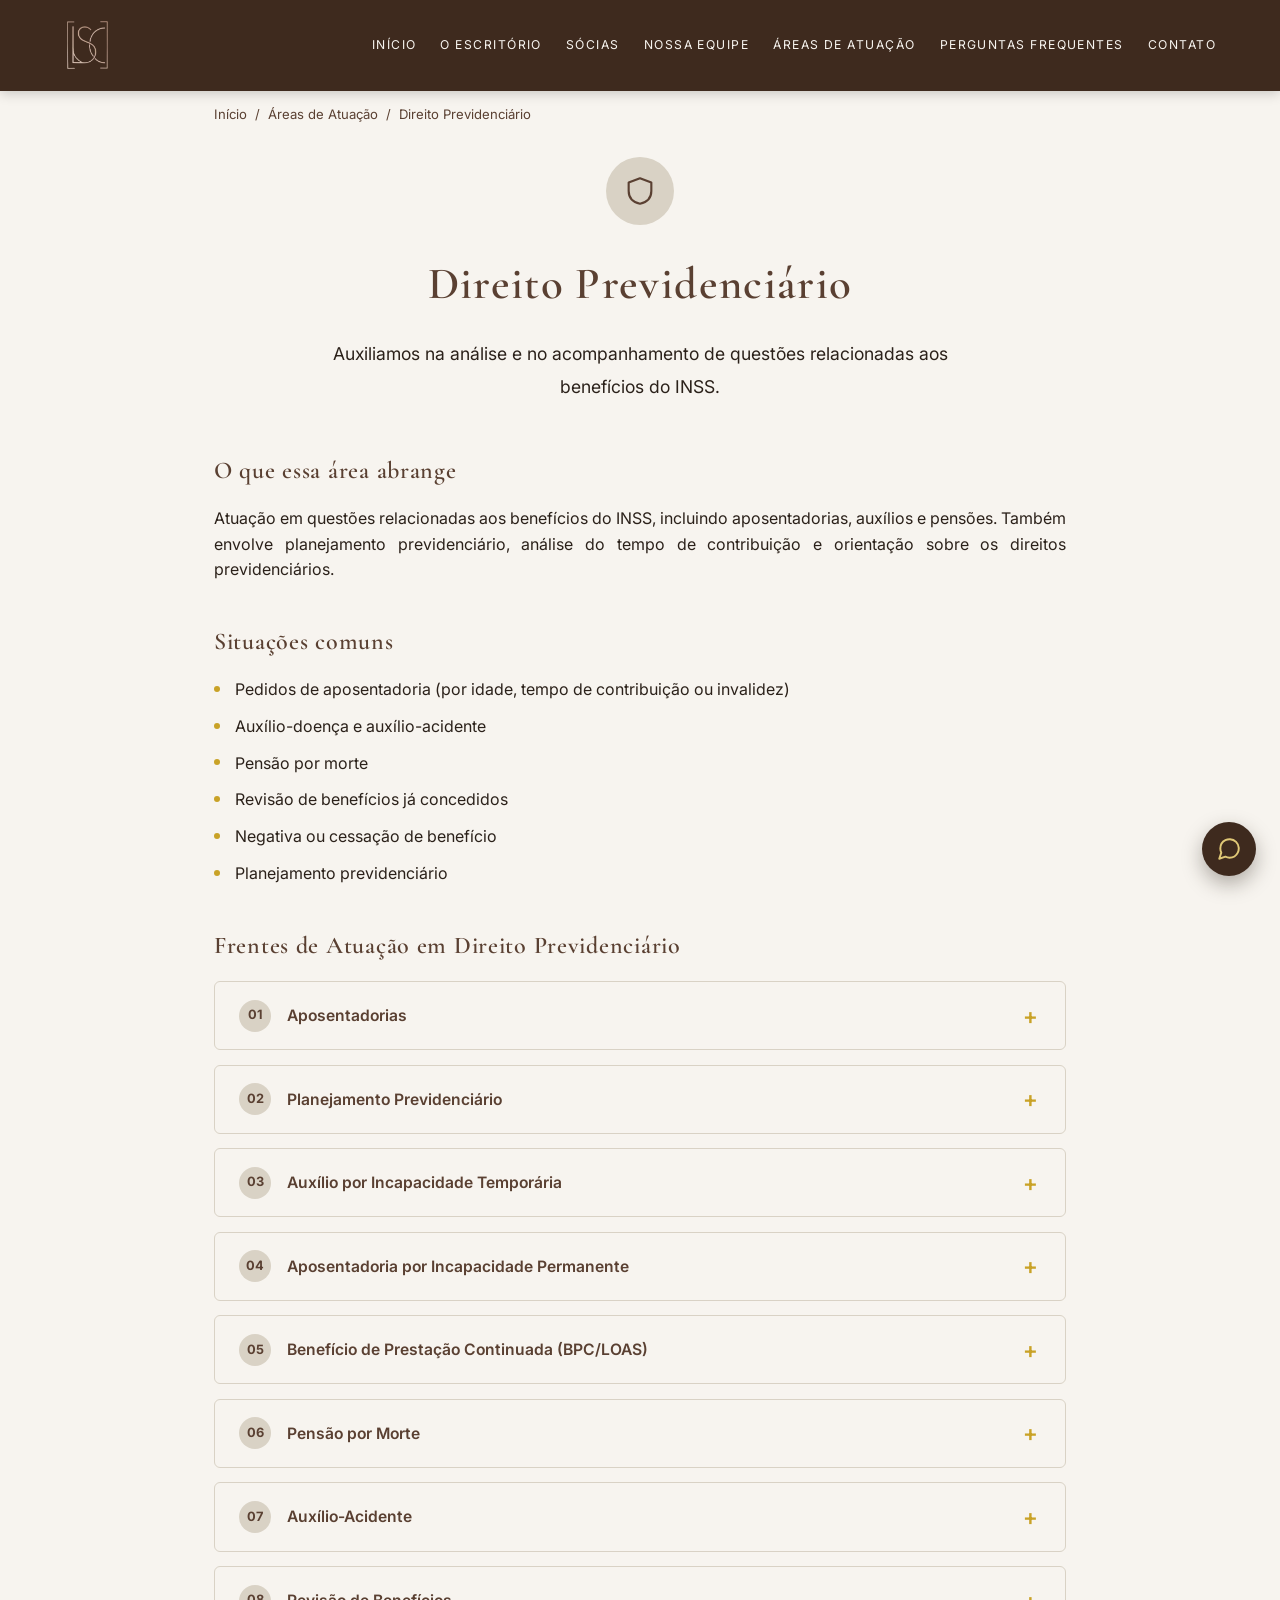
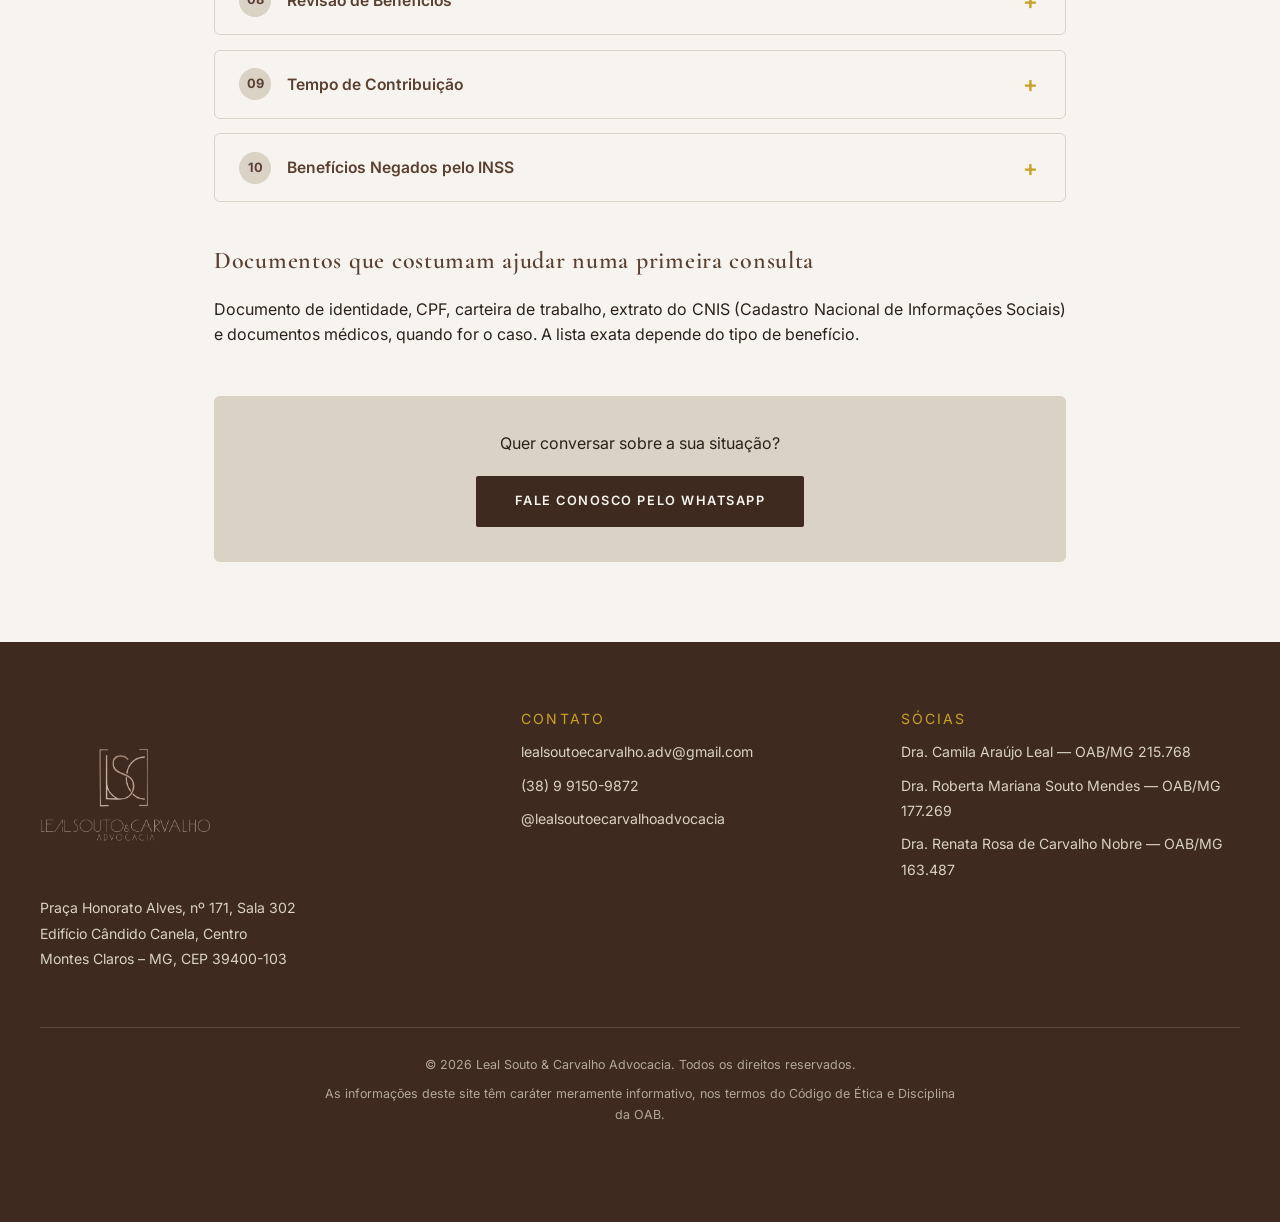
<file: direito-previdenciario.html>
<!DOCTYPE html>
<html lang="pt-BR">
<head>
<meta charset="UTF-8">
<meta name="viewport" content="width=device-width, initial-scale=1.0">

<title>Direito Previdenciário | Leal Souto & Carvalho Advocacia</title>
<meta name="description" content="Atuação em Direito Previdenciário: aposentadorias, auxílios, pensões, planejamento previdenciário e análise do tempo de contribuição junto ao INSS.">

<meta property="og:title" content="Direito Previdenciário | Leal Souto & Carvalho Advocacia">
<meta property="og:description" content="Atuação em Direito Previdenciário: aposentadorias, auxílios, pensões, planejamento previdenciário e análise do tempo de contribuição junto ao INSS.">
<meta property="og:image" content="img/socias.jpg">
<meta property="og:type" content="website">
<meta property="og:locale" content="pt_BR">

<link rel="icon" type="image/png" href="img/logo-icone-novo.png">

<link rel="preconnect" href="https://fonts.googleapis.com">
<link rel="preconnect" href="https://fonts.gstatic.com" crossorigin>
<link href="https://fonts.googleapis.com/css2?family=Cormorant+Garamond:wght@400;500;600&family=Inter:wght@400;500;600&display=swap" rel="stylesheet">

<link rel="stylesheet" href="estilo.css">
</head>
<body class="pagina-interna">

<header id="cabecalho">
  <div class="cabecalho-conteudo">

    <a href="index.html" class="logo-link" aria-label="Leal Souto & Carvalho Advocacia - voltar ao início">
      <img src="img/logo-icone-novo.png" alt="" class="logo-img">
    </a>

    <nav id="nav-principal" aria-label="Menu principal">
      <ul class="nav-lista">
        <li><a href="index.html#inicio">Início</a></li>
        <li><a href="index.html#escritorio">O Escritório</a></li>
        <li><a href="index.html#socias">Sócias</a></li>
        <li><a href="index.html#equipe">Nossa Equipe</a></li>
        <li><a href="index.html#areas">Áreas de Atuação</a></li>
        <li><a href="index.html#faq">Perguntas Frequentes</a></li>
        <li><a href="index.html#contato">Contato</a></li>
      </ul>
    </nav>

    <button id="botao-menu" aria-label="Abrir menu" aria-expanded="false" aria-controls="nav-principal">
      <svg viewBox="0 0 24 24" width="26" height="26" aria-hidden="true">
        <line x1="3" y1="6" x2="21" y2="6" stroke="currentColor" stroke-width="2" stroke-linecap="round"/>
        <line x1="3" y1="12" x2="21" y2="12" stroke="currentColor" stroke-width="2" stroke-linecap="round"/>
        <line x1="3" y1="18" x2="21" y2="18" stroke="currentColor" stroke-width="2" stroke-linecap="round"/>
      </svg>
    </button>

  </div>
</header>

<main>

  <p class="trilha" style="margin-top: 6.5rem;">
    <a href="index.html">Início</a> &nbsp;/&nbsp;
    <a href="index.html#areas">Áreas de Atuação</a> &nbsp;/&nbsp;
    Direito Previdenciário
  </p>

  <section class="secao-area-detalhe" style="padding-top: 0;">

    <div class="area-detalhe-cabecalho reveal">
      <div class="area-detalhe-icone" aria-hidden="true">
        <svg viewBox="0 0 24 24" fill="none" stroke="currentColor" stroke-width="1.5" stroke-linecap="round" stroke-linejoin="round">
          <path d="M12 3 4 6v6c0 5 3.5 8 8 9 4.5-1 8-4 8-9V6l-8-3z"></path>
        </svg>
      </div>
      <h1>Direito Previdenciário</h1>
      <p class="capa-frase">Auxiliamos na análise e no acompanhamento de questões relacionadas aos benefícios do INSS.</p>
    </div>

    <div class="area-detalhe-corpo reveal">

      <h2>O que essa área abrange</h2>
      <p>Atuação em questões relacionadas aos benefícios do INSS, incluindo aposentadorias, auxílios e pensões. Também envolve planejamento previdenciário, análise do tempo de contribuição e orientação sobre os direitos previdenciários.</p>

      <h2>Situações comuns</h2>
      <ul class="area-detalhe-lista">
        <li>Pedidos de aposentadoria (por idade, tempo de contribuição ou invalidez)</li>
        <li>Auxílio-doença e auxílio-acidente</li>
        <li>Pensão por morte</li>
        <li>Revisão de benefícios já concedidos</li>
        <li>Negativa ou cessação de benefício</li>
        <li>Planejamento previdenciário</li>
      </ul>

      <h2>Frentes de Atuação em Direito Previdenciário</h2>
      <div class="topicos-lista">

        <details class="topico-item">
          <summary><span class="topico-numero">01</span>Aposentadorias</summary>
          <p>Análise do histórico contributivo e orientação sobre os requisitos e modalidades de aposentadoria aplicáveis a cada caso.</p>
        </details>

        <details class="topico-item">
          <summary><span class="topico-numero">02</span>Planejamento Previdenciário</summary>
          <p>Estudo do histórico de contribuições para identificar o melhor momento e as estratégias mais adequadas para a aposentadoria.</p>
        </details>

        <details class="topico-item">
          <summary><span class="topico-numero">03</span>Auxílio por Incapacidade Temporária</summary>
          <p>Orientação e atuação em casos de incapacidade temporária para o trabalho, incluindo situações de indeferimento ou cessação indevida do benefício.</p>
        </details>

        <details class="topico-item">
          <summary><span class="topico-numero">04</span>Aposentadoria por Incapacidade Permanente</summary>
          <p>Atuação em casos de incapacidade permanente para o trabalho, com análise dos requisitos legais e das condições do segurado.</p>
        </details>

        <details class="topico-item">
          <summary><span class="topico-numero">05</span>Benefício de Prestação Continuada (BPC/LOAS)</summary>
          <p>Orientação para requerimento e defesa do direito ao benefício destinado à pessoa com deficiência ou ao idoso que preencha os requisitos legais.</p>
        </details>

        <details class="topico-item">
          <summary><span class="topico-numero">06</span>Pensão por Morte</summary>
          <p>Atuação na análise e no requerimento de pensão por morte para dependentes de segurados do INSS.</p>
        </details>

        <details class="topico-item">
          <summary><span class="topico-numero">07</span>Auxílio-Acidente</summary>
          <p>Análise do direito ao benefício decorrente de sequelas permanentes que reduzam a capacidade para o trabalho habitual.</p>
        </details>

        <details class="topico-item">
          <summary><span class="topico-numero">08</span>Revisão de Benefícios</summary>
          <p>Análise de benefícios concedidos pelo INSS para identificar possíveis erros no cálculo, no tempo de contribuição ou na aplicação das regras previdenciárias.</p>
        </details>

        <details class="topico-item">
          <summary><span class="topico-numero">09</span>Tempo de Contribuição</summary>
          <p>Análise e organização do histórico contributivo, incluindo períodos que possam ser reconhecidos para fins previdenciários.</p>
        </details>

        <details class="topico-item">
          <summary><span class="topico-numero">10</span>Benefícios Negados pelo INSS</summary>
          <p>Atuação administrativa e judicial diante de indeferimentos de benefícios previdenciários, buscando o reconhecimento do direito quando presentes os requisitos legais.</p>
        </details>

      </div>

      <h2>Documentos que costumam ajudar numa primeira consulta</h2>
      <p>Documento de identidade, CPF, carteira de trabalho, extrato do CNIS (Cadastro Nacional de Informações Sociais) e documentos médicos, quando for o caso. A lista exata depende do tipo de benefício.</p>

      <div class="area-detalhe-cta">
        <p>Quer conversar sobre a sua situação?</p>
        <a href="https://wa.me/5538991509872" target="_blank" rel="noopener" class="botao-cta" style="background-color: var(--marrom-escuro); color: var(--off-white);">Fale conosco pelo WhatsApp</a>
      </div>

    </div>

  </section>

</main>

<footer class="rodape">
  <div class="rodape-conteudo">

    <div class="rodape-coluna rodape-marca reveal">
      <img src="img/logonova.png" alt="Leal Souto & Carvalho Advocacia" class="rodape-logo">
      <p>Praça Honorato Alves, nº 171, Sala 302<br>Edifício Cândido Canela, Centro<br>Montes Claros – MG, CEP 39400-103</p>
    </div>

    <div class="rodape-coluna reveal">
      <p class="caixa-alta rodape-titulo">Contato</p>
      <p><a href="mailto:lealsoutoecarvalho.adv@gmail.com">lealsoutoecarvalho.adv@gmail.com</a></p>
      <p><a href="https://wa.me/5538991509872" target="_blank" rel="noopener">(38) 9 9150-9872</a></p>
      <p><a href="https://www.instagram.com/lealsoutoecarvalhoadvocacia/" target="_blank" rel="noopener">@lealsoutoecarvalhoadvocacia</a></p>
    </div>

    <div class="rodape-coluna reveal">
      <p class="caixa-alta rodape-titulo">Sócias</p>
      <p>Dra. Camila Araújo Leal — OAB/MG 215.768</p>
      <p>Dra. Roberta Mariana Souto Mendes — OAB/MG 177.269</p>
      <p>Dra. Renata Rosa de Carvalho Nobre — OAB/MG 163.487</p>
    </div>

  </div>

  <div class="rodape-base">
    <p>© <span id="ano-atual"></span> Leal Souto & Carvalho Advocacia. Todos os direitos reservados.</p>
    <p class="rodape-aviso">As informações deste site têm caráter meramente informativo, nos termos do Código de Ética e Disciplina da OAB.</p>
  </div>
</footer>

<a href="https://wa.me/5538991509872" target="_blank" rel="noopener" class="whatsapp-flutuante" aria-label="Fale conosco pelo WhatsApp">
  <svg viewBox="0 0 24 24" width="26" height="26" fill="none" stroke="currentColor" stroke-width="1.8" stroke-linecap="round" stroke-linejoin="round" aria-hidden="true"><path d="M21 11.5a8.38 8.38 0 0 1-.9 3.8 8.5 8.5 0 0 1-7.6 4.7 8.38 8.38 0 0 1-3.8-.9L3 21l1.9-5.7a8.38 8.38 0 0 1-.9-3.8 8.5 8.5 0 0 1 4.7-7.6 8.38 8.38 0 0 1 3.8-.9h.5a8.48 8.48 0 0 1 8 8v.5z"></path></svg>
</a>

<script src="script.js"></script>

</body>
</html>
</file>
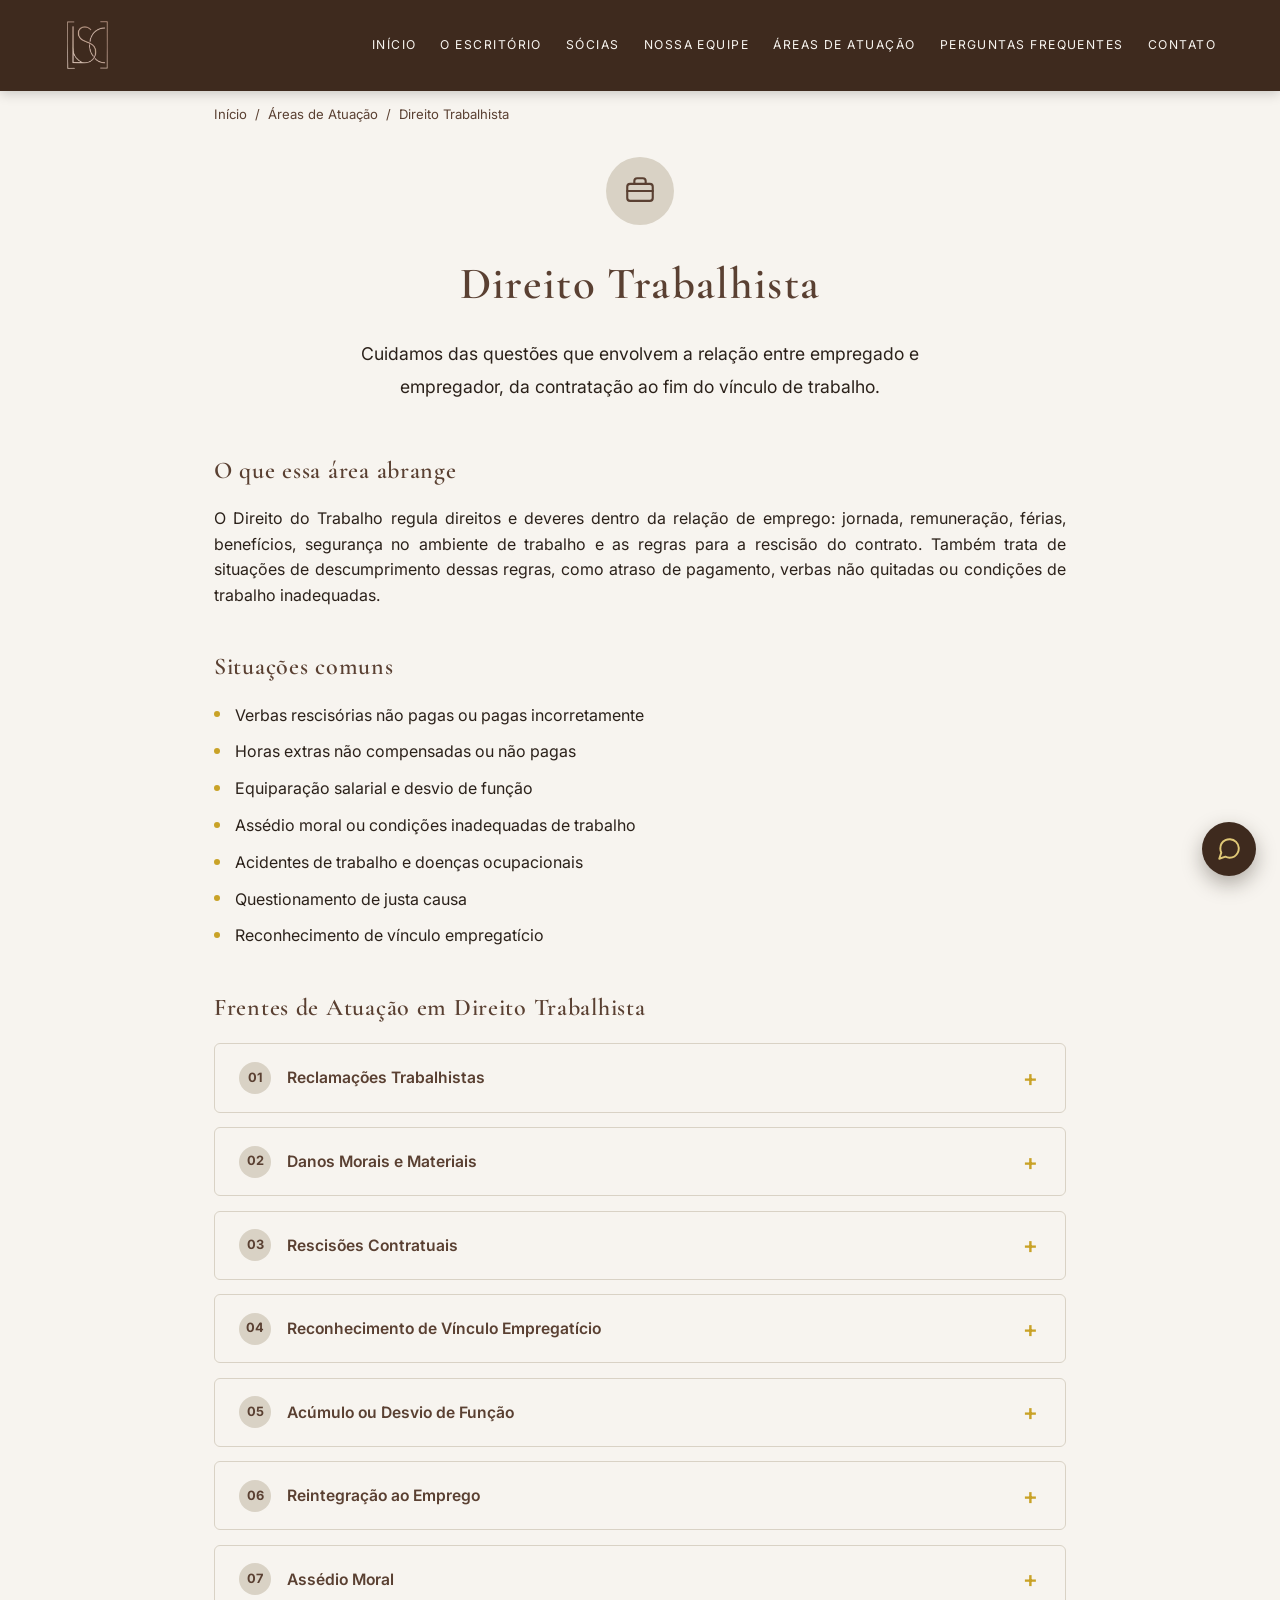
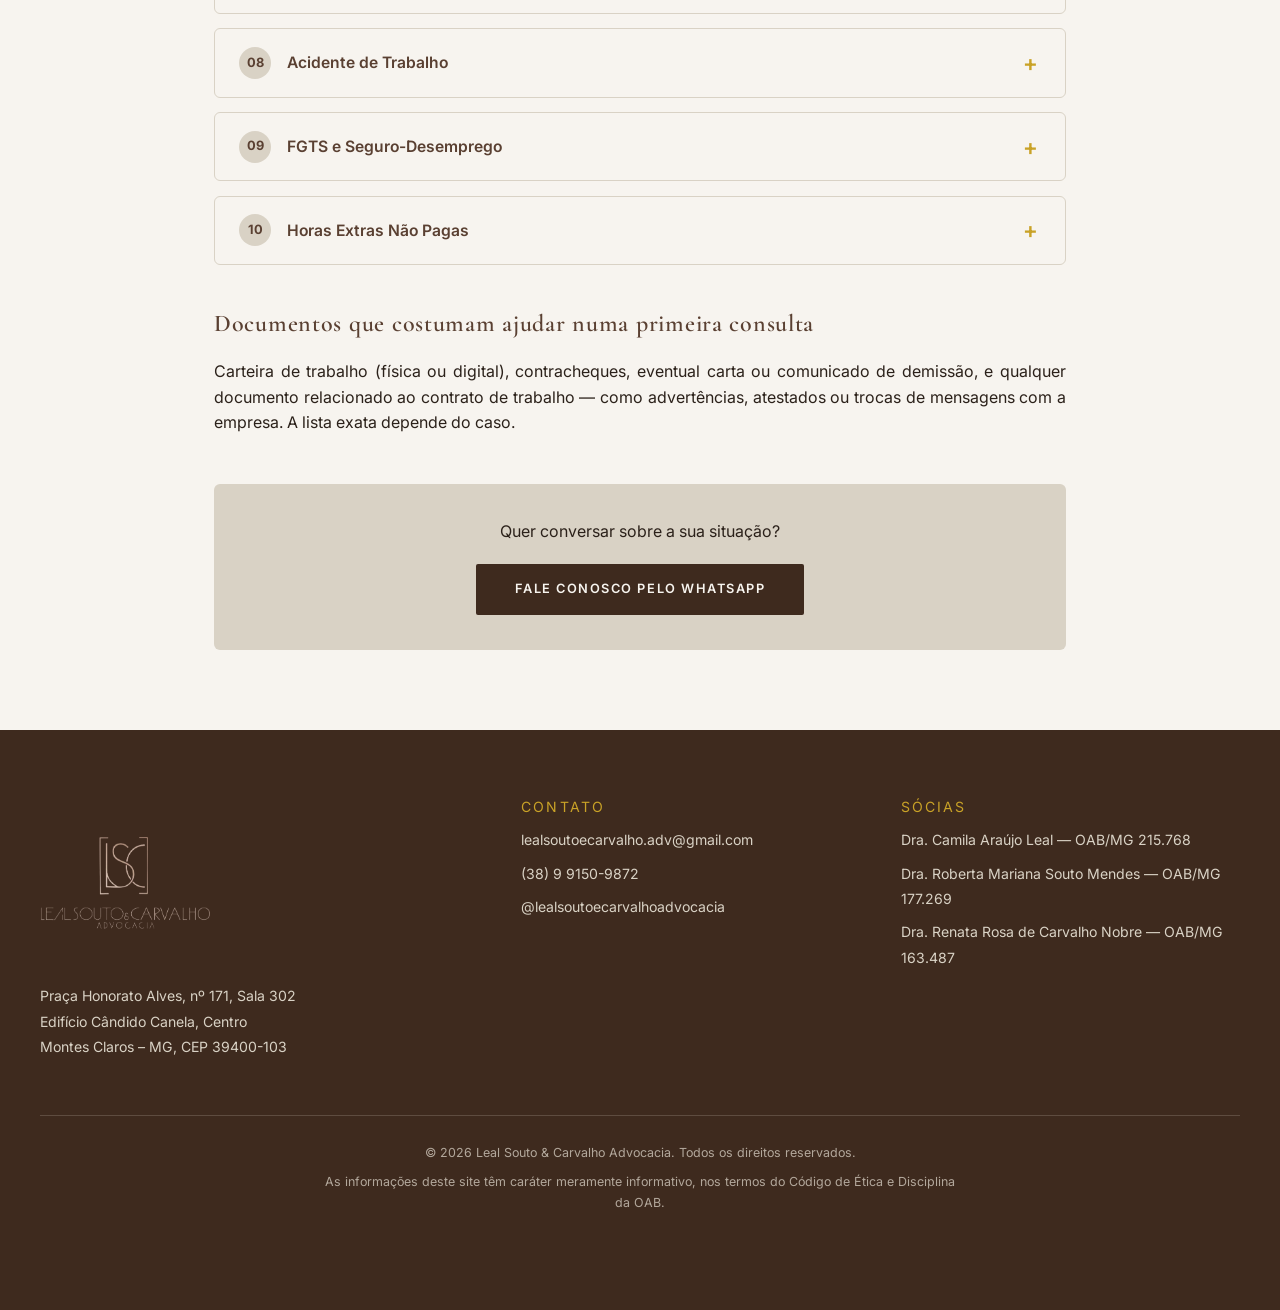
<file: direito-trabalhista.html>
<!DOCTYPE html>
<html lang="pt-BR">
<head>
<meta charset="UTF-8">
<meta name="viewport" content="width=device-width, initial-scale=1.0">

<!-- ======= EDITÁVEL: título da aba do navegador e descrição para o Google ======= -->
<title>Direito Trabalhista | Leal Souto & Carvalho Advocacia</title>
<meta name="description" content="Atuação em Direito Trabalhista: verbas rescisórias, horas extras, assédio moral, acidentes de trabalho e demais questões da relação entre empregado e empregador.">

<!-- ======= EDITÁVEL: como o link aparece quando compartilhado no WhatsApp/Instagram (Open Graph) ======= -->
<meta property="og:title" content="Direito Trabalhista | Leal Souto & Carvalho Advocacia">
<meta property="og:description" content="Atuação em Direito Trabalhista: verbas rescisórias, horas extras, assédio moral, acidentes de trabalho e demais questões da relação de trabalho.">
<meta property="og:image" content="img/socias.jpg">
<meta property="og:type" content="website">
<meta property="og:locale" content="pt_BR">

<link rel="icon" type="image/png" href="img/logo-icone-novo.png">

<!-- Fontes do Google Fonts: Cormorant Garamond para títulos, Inter para textos -->
<link rel="preconnect" href="https://fonts.googleapis.com">
<link rel="preconnect" href="https://fonts.gstatic.com" crossorigin>
<link href="https://fonts.googleapis.com/css2?family=Cormorant+Garamond:wght@400;500;600&family=Inter:wght@400;500;600&display=swap" rel="stylesheet">

<!-- Este arquivo usa o MESMO estilo.css do index.html — qualquer mudança de cor/fonte
     feita lá se aplica aqui também, automaticamente. -->
<link rel="stylesheet" href="estilo.css">
</head>
<body class="pagina-interna">

<!-- ======= MENU (idêntico ao do index.html) =======
     Os links apontam para "index.html#..." porque essas seções (Início, O Escritório etc.)
     só existem na página principal — esta aqui é uma página separada. -->
<header id="cabecalho">
  <div class="cabecalho-conteudo">

    <a href="index.html" class="logo-link" aria-label="Leal Souto & Carvalho Advocacia - voltar ao início">
      <img src="img/logo-icone-novo.png" alt="" class="logo-img">
    </a>

    <nav id="nav-principal" aria-label="Menu principal">
      <ul class="nav-lista">
        <li><a href="index.html#inicio">Início</a></li>
        <li><a href="index.html#escritorio">O Escritório</a></li>
        <li><a href="index.html#socias">Sócias</a></li>
        <li><a href="index.html#equipe">Nossa Equipe</a></li>
        <li><a href="index.html#areas">Áreas de Atuação</a></li>
        <li><a href="index.html#faq">Perguntas Frequentes</a></li>
        <li><a href="index.html#contato">Contato</a></li>
      </ul>
    </nav>

    <button id="botao-menu" aria-label="Abrir menu" aria-expanded="false" aria-controls="nav-principal">
      <svg viewBox="0 0 24 24" width="26" height="26" aria-hidden="true">
        <line x1="3" y1="6" x2="21" y2="6" stroke="currentColor" stroke-width="2" stroke-linecap="round"/>
        <line x1="3" y1="12" x2="21" y2="12" stroke="currentColor" stroke-width="2" stroke-linecap="round"/>
        <line x1="3" y1="18" x2="21" y2="18" stroke="currentColor" stroke-width="2" stroke-linecap="round"/>
      </svg>
    </button>

  </div>
</header>

<main>

  <!-- ======= EDITÁVEL: trilha (breadcrumb) ======= -->
  <p class="trilha" style="margin-top: 6.5rem;">
    <a href="index.html">Início</a> &nbsp;/&nbsp;
    <a href="index.html#areas">Áreas de Atuação</a> &nbsp;/&nbsp;
    Direito Trabalhista
  </p>

  <!-- ======= EDITÁVEL: conteúdo da página desta área ======= -->
  <section class="secao-area-detalhe" style="padding-top: 0;">

    <div class="area-detalhe-cabecalho reveal">
      <div class="area-detalhe-icone" aria-hidden="true">
        <svg viewBox="0 0 24 24" fill="none" stroke="currentColor" stroke-width="1.5" stroke-linecap="round" stroke-linejoin="round">
          <rect x="3" y="7" width="18" height="12" rx="2"></rect>
          <path d="M8 7V5a2 2 0 0 1 2-2h4a2 2 0 0 1 2 2v2"></path>
          <line x1="3" y1="12" x2="21" y2="12"></line>
        </svg>
      </div>
      <h1>Direito Trabalhista</h1>
      <p class="capa-frase">Cuidamos das questões que envolvem a relação entre empregado e empregador, da contratação ao fim do vínculo de trabalho.</p>
    </div>

    <div class="area-detalhe-corpo reveal">

      <h2>O que essa área abrange</h2>
      <p>O Direito do Trabalho regula direitos e deveres dentro da relação de emprego: jornada, remuneração, férias, benefícios, segurança no ambiente de trabalho e as regras para a rescisão do contrato. Também trata de situações de descumprimento dessas regras, como atraso de pagamento, verbas não quitadas ou condições de trabalho inadequadas.</p>

      <h2>Situações comuns</h2>
      <ul class="area-detalhe-lista">
        <li>Verbas rescisórias não pagas ou pagas incorretamente</li>
        <li>Horas extras não compensadas ou não pagas</li>
        <li>Equiparação salarial e desvio de função</li>
        <li>Assédio moral ou condições inadequadas de trabalho</li>
        <li>Acidentes de trabalho e doenças ocupacionais</li>
        <li>Questionamento de justa causa</li>
        <li>Reconhecimento de vínculo empregatício</li>
      </ul>

      <!-- ======= EDITÁVEL: Frentes de atuação (accordion) =======
           Tem um estilo próprio (classes .topicos-lista e .topico-item, definidas em
           estilo.css) — separado do accordion do FAQ de propósito, pra ficar na mesma
           fonte do restante do texto da página, em vez da fonte serifada dos títulos. -->
      <h2>Frentes de Atuação em Direito Trabalhista</h2>
      <div class="topicos-lista">

        <details class="topico-item">
          <summary><span class="topico-numero">01</span>Reclamações Trabalhistas</summary>
          <p>Propositura de ações destinadas à defesa dos direitos trabalhistas, incluindo a cobrança de verbas rescisórias, salários, férias, 13º salário, horas extras, adicionais e demais parcelas devidas.</p>
        </details>

        <details class="topico-item">
          <summary><span class="topico-numero">02</span>Danos Morais e Materiais</summary>
          <p>Busca pela reparação de prejuízos decorrentes de condutas ilícitas ocorridas no ambiente de trabalho, abrangendo danos de natureza moral, material e demais situações que possam gerar direito à indenização.</p>
        </details>

        <details class="topico-item">
          <summary><span class="topico-numero">03</span>Rescisões Contratuais</summary>
          <p>Análise das condições de encerramento do contrato de trabalho e das verbas decorrentes da rescisão, com atuação na cobrança de valores eventualmente não pagos ou calculados de forma incorreta.</p>
        </details>

        <details class="topico-item">
          <summary><span class="topico-numero">04</span>Reconhecimento de Vínculo Empregatício</summary>
          <p>Busca pelo reconhecimento da relação de emprego quando presentes os requisitos legais, inclusive em situações de informalidade, contratação irregular ou utilização de contratos de pessoa jurídica para encobrir uma relação empregatícia.</p>
        </details>

        <details class="topico-item">
          <summary><span class="topico-numero">05</span>Acúmulo ou Desvio de Função</summary>
          <p>Análise de situações em que o trabalhador exerce atividades distintas ou responsabilidades superiores àquelas originalmente contratadas, avaliando o direito às diferenças salariais e demais repercussões cabíveis.</p>
        </details>

        <details class="topico-item">
          <summary><span class="topico-numero">06</span>Reintegração ao Emprego</summary>
          <p>Busca pelo retorno ao emprego em situações de dispensa irregular, especialmente quando o trabalhador possui estabilidade ou garantia provisória de emprego prevista em lei.</p>
        </details>

        <details class="topico-item">
          <summary><span class="topico-numero">07</span>Assédio Moral</summary>
          <p>Condutas repetitivas de humilhação, constrangimento ou exposição vexatória no ambiente de trabalho, que podem gerar direito à indenização por danos morais.</p>
        </details>

        <details class="topico-item">
          <summary><span class="topico-numero">08</span>Acidente de Trabalho</summary>
          <p>Envolve situações de lesão, doença ocupacional ou incapacidade decorrente das atividades laborais, com orientação sobre benefícios previdenciários e eventual indenização cabível.</p>
        </details>

        <details class="topico-item">
          <summary><span class="topico-numero">09</span>FGTS e Seguro-Desemprego</summary>
          <p>Análise e cobrança de depósitos de FGTS não realizados corretamente, bem como orientação e atuação para liberação do seguro-desemprego quando preenchidos os requisitos legais.</p>
        </details>

        <details class="topico-item">
          <summary><span class="topico-numero">10</span>Horas Extras Não Pagas</summary>
          <p>Cobrança de horas trabalhadas além da jornada contratual que não foram devidamente remuneradas, incluindo os devidos reflexos em outras verbas trabalhistas.</p>
        </details>

      </div>

      <h2>Documentos que costumam ajudar numa primeira consulta</h2>
      <p>Carteira de trabalho (física ou digital), contracheques, eventual carta ou comunicado de demissão, e qualquer documento relacionado ao contrato de trabalho — como advertências, atestados ou trocas de mensagens com a empresa. A lista exata depende do caso.</p>

      <div class="area-detalhe-cta">
        <p>Quer conversar sobre a sua situação?</p>
        <a href="https://wa.me/5538991509872" target="_blank" rel="noopener" class="botao-cta" style="background-color: var(--marrom-escuro); color: var(--off-white);">Fale conosco pelo WhatsApp</a>
      </div>

    </div>

  </section>

</main>

<!-- ======= RODAPÉ (idêntico ao do index.html) ======= -->
<footer class="rodape">
  <div class="rodape-conteudo">

    <div class="rodape-coluna rodape-marca reveal">
      <img src="img/logonova.png" alt="Leal Souto & Carvalho Advocacia" class="rodape-logo">
      <p>Praça Honorato Alves, nº 171, Sala 302<br>Edifício Cândido Canela, Centro<br>Montes Claros – MG, CEP 39400-103</p>
    </div>

    <div class="rodape-coluna reveal">
      <p class="caixa-alta rodape-titulo">Contato</p>
      <p><a href="mailto:lealsoutoecarvalho.adv@gmail.com">lealsoutoecarvalho.adv@gmail.com</a></p>
      <p><a href="https://wa.me/5538991509872" target="_blank" rel="noopener">(38) 9 9150-9872</a></p>
      <p><a href="https://www.instagram.com/lealsoutoecarvalhoadvocacia/" target="_blank" rel="noopener">@lealsoutoecarvalhoadvocacia</a></p>
    </div>

    <div class="rodape-coluna reveal">
      <p class="caixa-alta rodape-titulo">Sócias</p>
      <p>Dra. Camila Araújo Leal — OAB/MG 215.768</p>
      <p>Dra. Roberta Mariana Souto Mendes — OAB/MG 177.269</p>
      <p>Dra. Renata Rosa de Carvalho Nobre — OAB/MG 163.487</p>
    </div>

  </div>

  <div class="rodape-base">
    <p>© <span id="ano-atual"></span> Leal Souto & Carvalho Advocacia. Todos os direitos reservados.</p>
    <p class="rodape-aviso">As informações deste site têm caráter meramente informativo, nos termos do Código de Ética e Disciplina da OAB.</p>
  </div>
</footer>

<!-- ======= Botão flutuante de WhatsApp (idêntico ao do index.html) ======= -->
<a href="https://wa.me/5538991509872" target="_blank" rel="noopener" class="whatsapp-flutuante" aria-label="Fale conosco pelo WhatsApp">
  <svg viewBox="0 0 24 24" width="26" height="26" fill="none" stroke="currentColor" stroke-width="1.8" stroke-linecap="round" stroke-linejoin="round" aria-hidden="true"><path d="M21 11.5a8.38 8.38 0 0 1-.9 3.8 8.5 8.5 0 0 1-7.6 4.7 8.38 8.38 0 0 1-3.8-.9L3 21l1.9-5.7a8.38 8.38 0 0 1-.9-3.8 8.5 8.5 0 0 1 4.7-7.6 8.38 8.38 0 0 1 3.8-.9h.5a8.48 8.48 0 0 1 8 8v.5z"></path></svg>
</a>

<!-- Este arquivo usa o MESMO script.js do index.html (menu, fade-in, ano do rodapé). -->
<script src="script.js"></script>

</body>
</html>
</file>
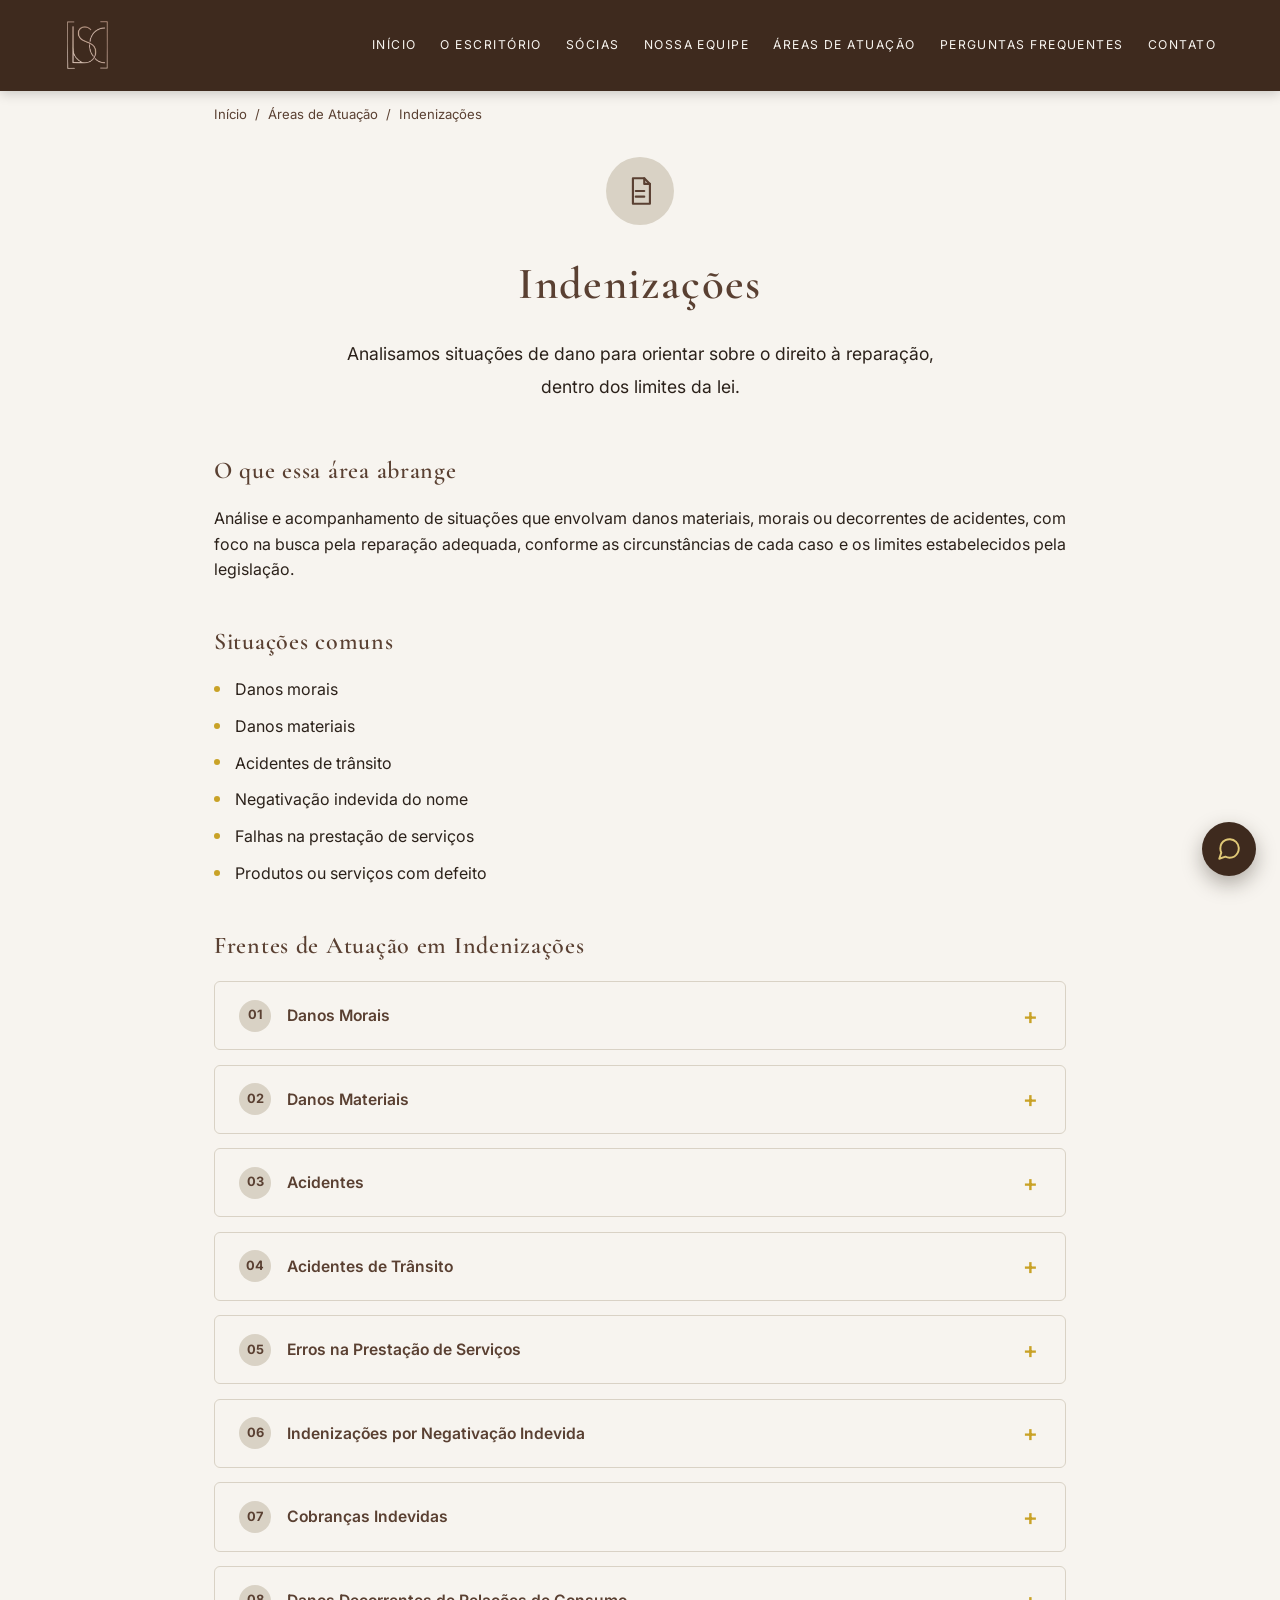
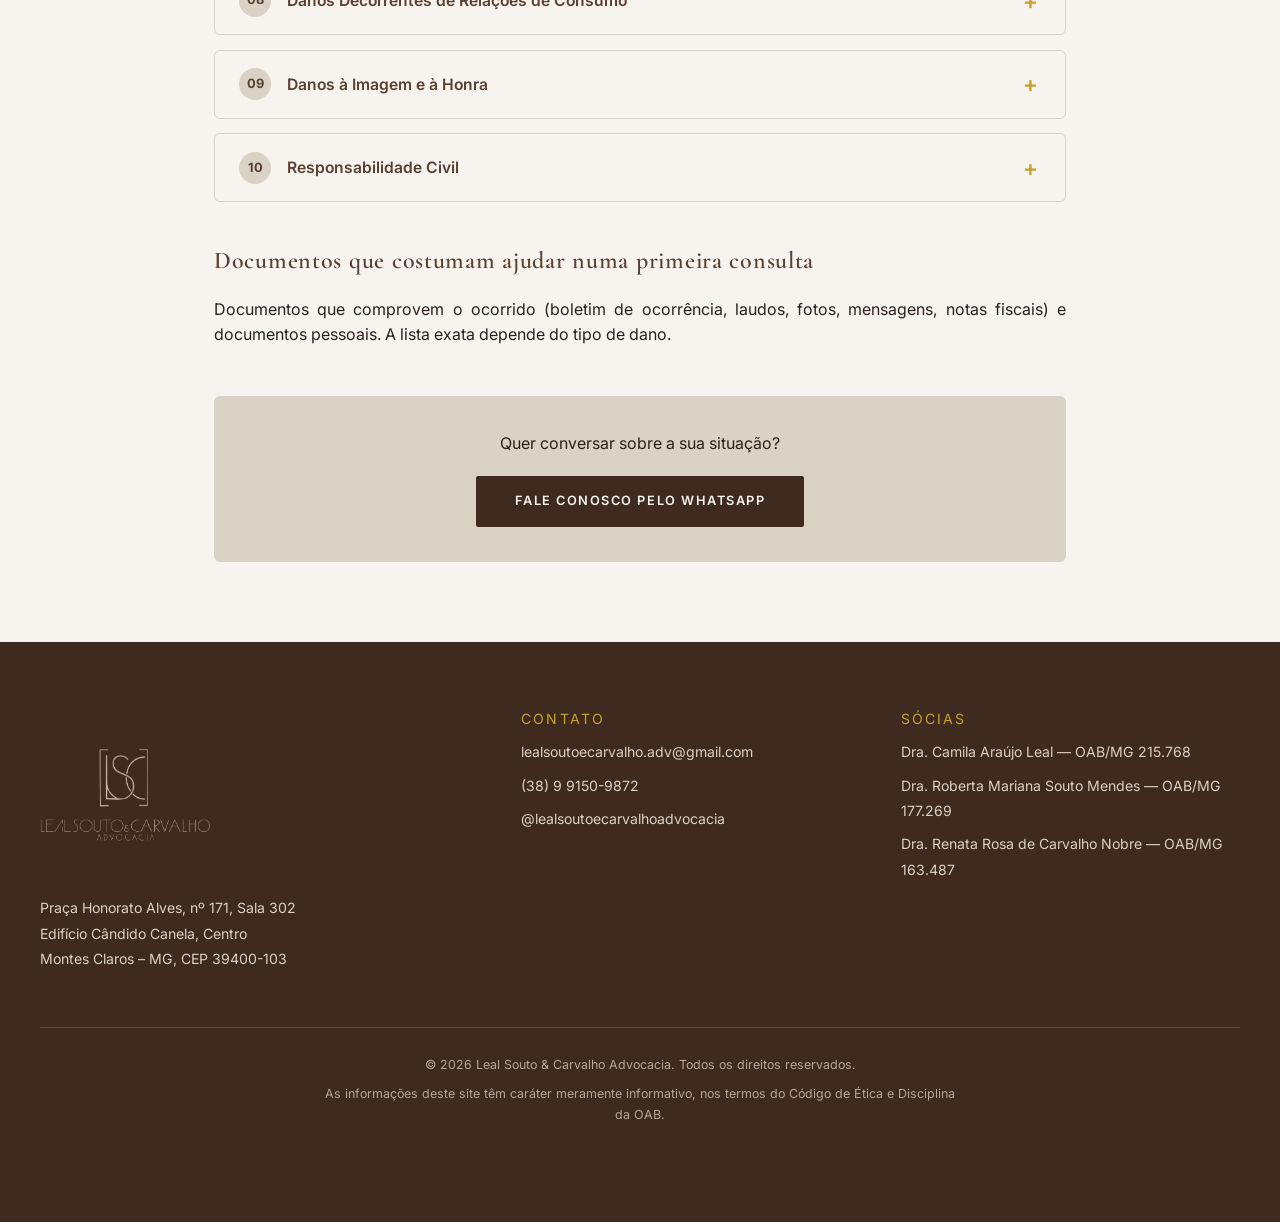
<file: indenizacoes.html>
<!DOCTYPE html>
<html lang="pt-BR">
<head>
<meta charset="UTF-8">
<meta name="viewport" content="width=device-width, initial-scale=1.0">

<title>Indenizações | Leal Souto & Carvalho Advocacia</title>
<meta name="description" content="Atuação em Indenizações: danos materiais, morais ou decorrentes de acidentes, com foco na reparação adequada conforme a legislação.">

<meta property="og:title" content="Indenizações | Leal Souto & Carvalho Advocacia">
<meta property="og:description" content="Atuação em Indenizações: danos materiais, morais ou decorrentes de acidentes, com foco na reparação adequada conforme a legislação.">
<meta property="og:image" content="img/socias.jpg">
<meta property="og:type" content="website">
<meta property="og:locale" content="pt_BR">

<link rel="icon" type="image/png" href="img/logo-icone-novo.png">

<link rel="preconnect" href="https://fonts.googleapis.com">
<link rel="preconnect" href="https://fonts.gstatic.com" crossorigin>
<link href="https://fonts.googleapis.com/css2?family=Cormorant+Garamond:wght@400;500;600&family=Inter:wght@400;500;600&display=swap" rel="stylesheet">

<link rel="stylesheet" href="estilo.css">
</head>
<body class="pagina-interna">

<header id="cabecalho">
  <div class="cabecalho-conteudo">

    <a href="index.html" class="logo-link" aria-label="Leal Souto & Carvalho Advocacia - voltar ao início">
      <img src="img/logo-icone-novo.png" alt="" class="logo-img">
    </a>

    <nav id="nav-principal" aria-label="Menu principal">
      <ul class="nav-lista">
        <li><a href="index.html#inicio">Início</a></li>
        <li><a href="index.html#escritorio">O Escritório</a></li>
        <li><a href="index.html#socias">Sócias</a></li>
        <li><a href="index.html#equipe">Nossa Equipe</a></li>
        <li><a href="index.html#areas">Áreas de Atuação</a></li>
        <li><a href="index.html#faq">Perguntas Frequentes</a></li>
        <li><a href="index.html#contato">Contato</a></li>
      </ul>
    </nav>

    <button id="botao-menu" aria-label="Abrir menu" aria-expanded="false" aria-controls="nav-principal">
      <svg viewBox="0 0 24 24" width="26" height="26" aria-hidden="true">
        <line x1="3" y1="6" x2="21" y2="6" stroke="currentColor" stroke-width="2" stroke-linecap="round"/>
        <line x1="3" y1="12" x2="21" y2="12" stroke="currentColor" stroke-width="2" stroke-linecap="round"/>
        <line x1="3" y1="18" x2="21" y2="18" stroke="currentColor" stroke-width="2" stroke-linecap="round"/>
      </svg>
    </button>

  </div>
</header>

<main>

  <p class="trilha" style="margin-top: 6.5rem;">
    <a href="index.html">Início</a> &nbsp;/&nbsp;
    <a href="index.html#areas">Áreas de Atuação</a> &nbsp;/&nbsp;
    Indenizações
  </p>

  <section class="secao-area-detalhe" style="padding-top: 0;">

    <div class="area-detalhe-cabecalho reveal">
      <div class="area-detalhe-icone" aria-hidden="true">
        <svg viewBox="0 0 24 24" fill="none" stroke="currentColor" stroke-width="1.5" stroke-linecap="round" stroke-linejoin="round">
          <path d="M7 3h8l4 4v14H7z"></path>
          <path d="M15 3v4h4"></path>
          <line x1="9" y1="12" x2="15" y2="12"></line>
          <line x1="9" y1="16" x2="15" y2="16"></line>
        </svg>
      </div>
      <h1>Indenizações</h1>
      <p class="capa-frase">Analisamos situações de dano para orientar sobre o direito à reparação, dentro dos limites da lei.</p>
    </div>

    <div class="area-detalhe-corpo reveal">

      <h2>O que essa área abrange</h2>
      <p>Análise e acompanhamento de situações que envolvam danos materiais, morais ou decorrentes de acidentes, com foco na busca pela reparação adequada, conforme as circunstâncias de cada caso e os limites estabelecidos pela legislação.</p>

      <h2>Situações comuns</h2>
      <ul class="area-detalhe-lista">
        <li>Danos morais</li>
        <li>Danos materiais</li>
        <li>Acidentes de trânsito</li>
        <li>Negativação indevida do nome</li>
        <li>Falhas na prestação de serviços</li>
        <li>Produtos ou serviços com defeito</li>
      </ul>

      <h2>Frentes de Atuação em Indenizações</h2>
      <div class="topicos-lista">

        <details class="topico-item">
          <summary><span class="topico-numero">01</span>Danos Morais</summary>
          <p>Busca pela reparação de prejuízos que atinjam a honra, a dignidade, a imagem ou outros direitos da personalidade.</p>
        </details>

        <details class="topico-item">
          <summary><span class="topico-numero">02</span>Danos Materiais</summary>
          <p>Cobrança de valores destinados à reparação de prejuízos financeiros comprovadamente decorrentes de uma conduta lesiva.</p>
        </details>

        <details class="topico-item">
          <summary><span class="topico-numero">03</span>Acidentes</summary>
          <p>Atuação na busca de reparação por danos decorrentes de acidentes que tenham causado prejuízos físicos, materiais ou morais.</p>
        </details>

        <details class="topico-item">
          <summary><span class="topico-numero">04</span>Acidentes de Trânsito</summary>
          <p>Responsabilização pelos danos decorrentes de acidentes de trânsito, incluindo prejuízos materiais, morais e demais consequências comprovadas.</p>
        </details>

        <details class="topico-item">
          <summary><span class="topico-numero">05</span>Erros na Prestação de Serviços</summary>
          <p>Análise de situações em que a prestação inadequada de um serviço tenha causado prejuízos ao consumidor ou a terceiros.</p>
        </details>

        <details class="topico-item">
          <summary><span class="topico-numero">06</span>Indenizações por Negativação Indevida</summary>
          <p>Atuação em casos de inscrição ou manutenção indevida do nome do consumidor em cadastros de inadimplentes.</p>
        </details>

        <details class="topico-item">
          <summary><span class="topico-numero">07</span>Cobranças Indevidas</summary>
          <p>Busca pela reparação de prejuízos decorrentes de cobranças realizadas de forma indevida ou sem respaldo jurídico.</p>
        </details>

        <details class="topico-item">
          <summary><span class="topico-numero">08</span>Danos Decorrentes de Relações de Consumo</summary>
          <p>Defesa dos direitos do consumidor diante de produtos ou serviços que causem danos ou prejuízos.</p>
        </details>

        <details class="topico-item">
          <summary><span class="topico-numero">09</span>Danos à Imagem e à Honra</summary>
          <p>Atuação em situações de exposição, divulgação ou utilização indevida da imagem, do nome ou de informações que possam causar prejuízos à honra.</p>
        </details>

        <details class="topico-item">
          <summary><span class="topico-numero">10</span>Responsabilidade Civil</summary>
          <p>Análise da responsabilidade de pessoas físicas ou jurídicas por danos causados a terceiros e das medidas necessárias para buscar a correspondente reparação.</p>
        </details>

      </div>

      <h2>Documentos que costumam ajudar numa primeira consulta</h2>
      <p>Documentos que comprovem o ocorrido (boletim de ocorrência, laudos, fotos, mensagens, notas fiscais) e documentos pessoais. A lista exata depende do tipo de dano.</p>

      <div class="area-detalhe-cta">
        <p>Quer conversar sobre a sua situação?</p>
        <a href="https://wa.me/5538991509872" target="_blank" rel="noopener" class="botao-cta" style="background-color: var(--marrom-escuro); color: var(--off-white);">Fale conosco pelo WhatsApp</a>
      </div>

    </div>

  </section>

</main>

<footer class="rodape">
  <div class="rodape-conteudo">

    <div class="rodape-coluna rodape-marca reveal">
      <img src="img/logonova.png" alt="Leal Souto & Carvalho Advocacia" class="rodape-logo">
      <p>Praça Honorato Alves, nº 171, Sala 302<br>Edifício Cândido Canela, Centro<br>Montes Claros – MG, CEP 39400-103</p>
    </div>

    <div class="rodape-coluna reveal">
      <p class="caixa-alta rodape-titulo">Contato</p>
      <p><a href="mailto:lealsoutoecarvalho.adv@gmail.com">lealsoutoecarvalho.adv@gmail.com</a></p>
      <p><a href="https://wa.me/5538991509872" target="_blank" rel="noopener">(38) 9 9150-9872</a></p>
      <p><a href="https://www.instagram.com/lealsoutoecarvalhoadvocacia/" target="_blank" rel="noopener">@lealsoutoecarvalhoadvocacia</a></p>
    </div>

    <div class="rodape-coluna reveal">
      <p class="caixa-alta rodape-titulo">Sócias</p>
      <p>Dra. Camila Araújo Leal — OAB/MG 215.768</p>
      <p>Dra. Roberta Mariana Souto Mendes — OAB/MG 177.269</p>
      <p>Dra. Renata Rosa de Carvalho Nobre — OAB/MG 163.487</p>
    </div>

  </div>

  <div class="rodape-base">
    <p>© <span id="ano-atual"></span> Leal Souto & Carvalho Advocacia. Todos os direitos reservados.</p>
    <p class="rodape-aviso">As informações deste site têm caráter meramente informativo, nos termos do Código de Ética e Disciplina da OAB.</p>
  </div>
</footer>

<a href="https://wa.me/5538991509872" target="_blank" rel="noopener" class="whatsapp-flutuante" aria-label="Fale conosco pelo WhatsApp">
  <svg viewBox="0 0 24 24" width="26" height="26" fill="none" stroke="currentColor" stroke-width="1.8" stroke-linecap="round" stroke-linejoin="round" aria-hidden="true"><path d="M21 11.5a8.38 8.38 0 0 1-.9 3.8 8.5 8.5 0 0 1-7.6 4.7 8.38 8.38 0 0 1-3.8-.9L3 21l1.9-5.7a8.38 8.38 0 0 1-.9-3.8 8.5 8.5 0 0 1 4.7-7.6 8.38 8.38 0 0 1 3.8-.9h.5a8.48 8.48 0 0 1 8 8v.5z"></path></svg>
</a>

<script src="script.js"></script>

</body>
</html>
</file>
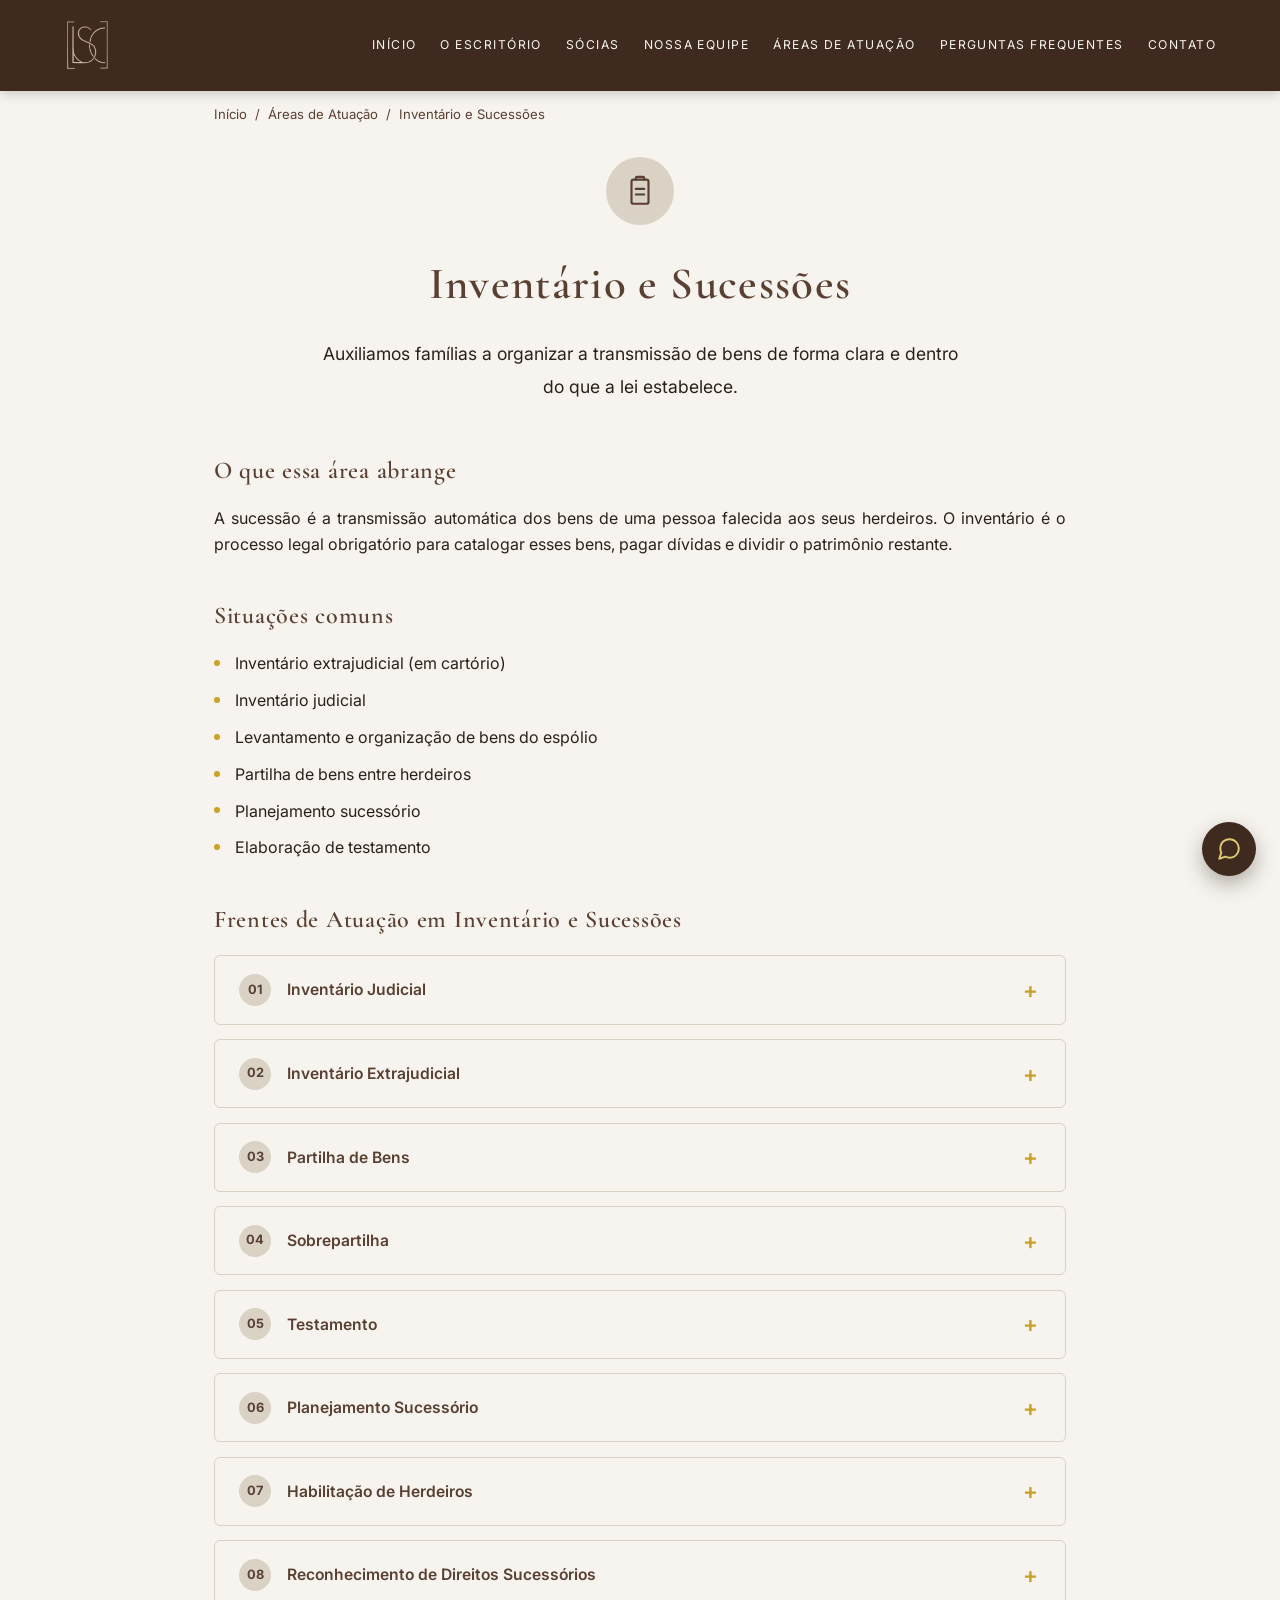
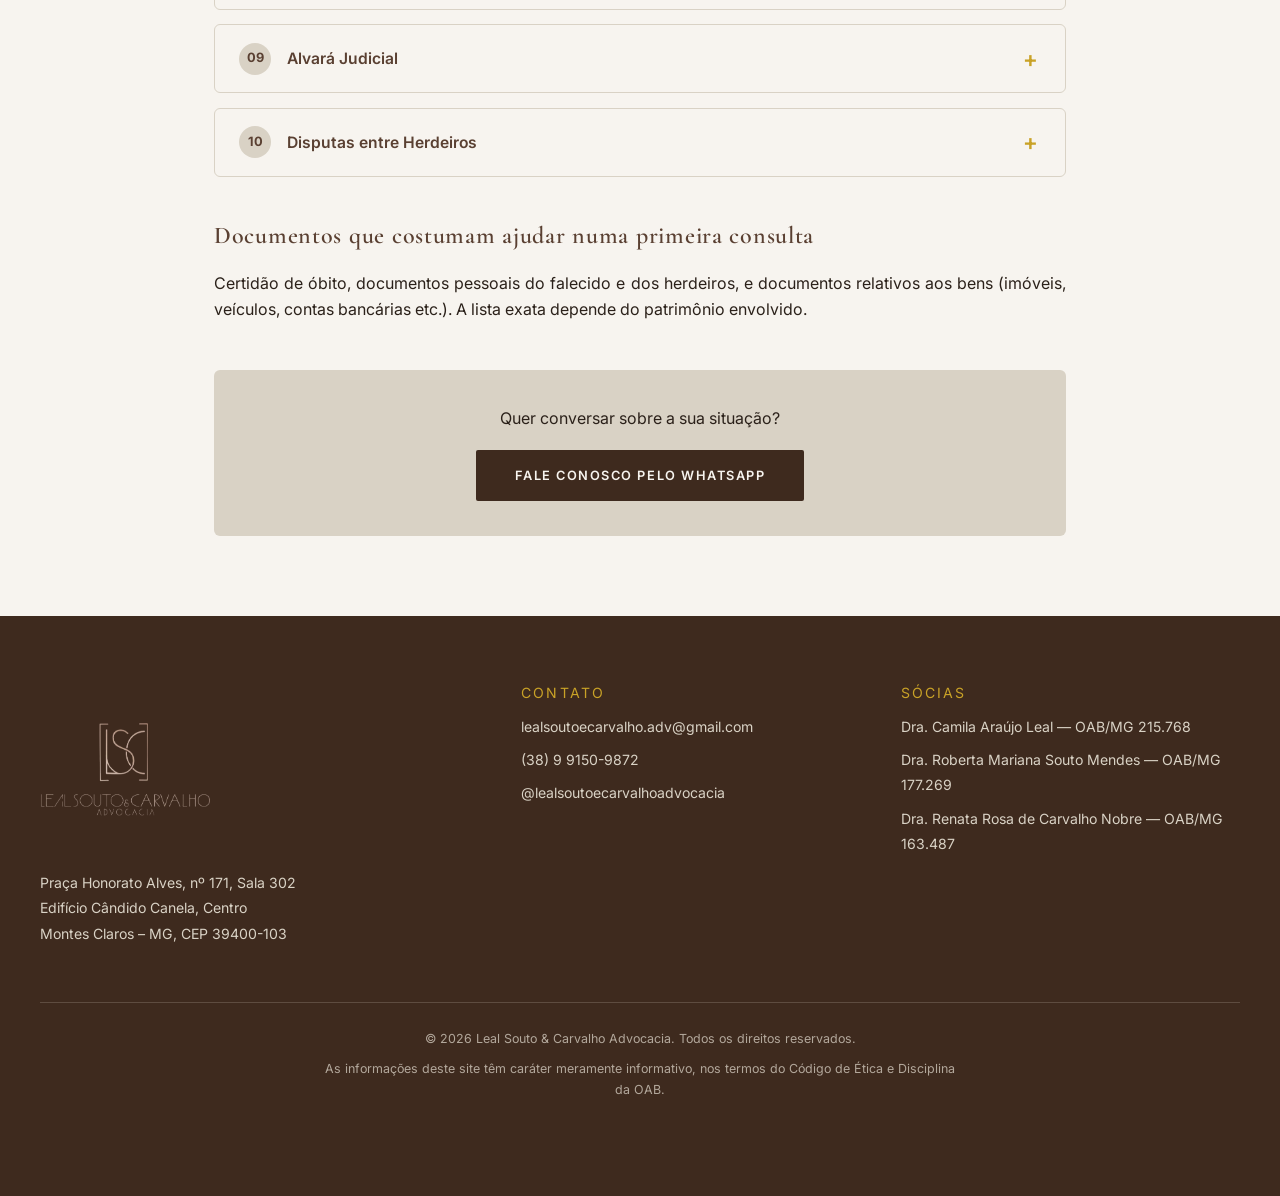
<file: inventario-e-sucessoes.html>
<!DOCTYPE html>
<html lang="pt-BR">
<head>
<meta charset="UTF-8">
<meta name="viewport" content="width=device-width, initial-scale=1.0">

<title>Inventário e Sucessões | Leal Souto & Carvalho Advocacia</title>
<meta name="description" content="Atuação em Inventário e Sucessões: catalogação de bens, pagamento de dívidas e partilha do patrimônio de uma pessoa falecida.">

<meta property="og:title" content="Inventário e Sucessões | Leal Souto & Carvalho Advocacia">
<meta property="og:description" content="Atuação em Inventário e Sucessões: catalogação de bens, pagamento de dívidas e partilha do patrimônio de uma pessoa falecida.">
<meta property="og:image" content="img/socias.jpg">
<meta property="og:type" content="website">
<meta property="og:locale" content="pt_BR">

<link rel="icon" type="image/png" href="img/logo-icone-novo.png">

<link rel="preconnect" href="https://fonts.googleapis.com">
<link rel="preconnect" href="https://fonts.gstatic.com" crossorigin>
<link href="https://fonts.googleapis.com/css2?family=Cormorant+Garamond:wght@400;500;600&family=Inter:wght@400;500;600&display=swap" rel="stylesheet">

<link rel="stylesheet" href="estilo.css">
</head>
<body class="pagina-interna">

<header id="cabecalho">
  <div class="cabecalho-conteudo">

    <a href="index.html" class="logo-link" aria-label="Leal Souto & Carvalho Advocacia - voltar ao início">
      <img src="img/logo-icone-novo.png" alt="" class="logo-img">
    </a>

    <nav id="nav-principal" aria-label="Menu principal">
      <ul class="nav-lista">
        <li><a href="index.html#inicio">Início</a></li>
        <li><a href="index.html#escritorio">O Escritório</a></li>
        <li><a href="index.html#socias">Sócias</a></li>
        <li><a href="index.html#equipe">Nossa Equipe</a></li>
        <li><a href="index.html#areas">Áreas de Atuação</a></li>
        <li><a href="index.html#faq">Perguntas Frequentes</a></li>
        <li><a href="index.html#contato">Contato</a></li>
      </ul>
    </nav>

    <button id="botao-menu" aria-label="Abrir menu" aria-expanded="false" aria-controls="nav-principal">
      <svg viewBox="0 0 24 24" width="26" height="26" aria-hidden="true">
        <line x1="3" y1="6" x2="21" y2="6" stroke="currentColor" stroke-width="2" stroke-linecap="round"/>
        <line x1="3" y1="12" x2="21" y2="12" stroke="currentColor" stroke-width="2" stroke-linecap="round"/>
        <line x1="3" y1="18" x2="21" y2="18" stroke="currentColor" stroke-width="2" stroke-linecap="round"/>
      </svg>
    </button>

  </div>
</header>

<main>

  <p class="trilha" style="margin-top: 6.5rem;">
    <a href="index.html">Início</a> &nbsp;/&nbsp;
    <a href="index.html#areas">Áreas de Atuação</a> &nbsp;/&nbsp;
    Inventário e Sucessões
  </p>

  <section class="secao-area-detalhe" style="padding-top: 0;">

    <div class="area-detalhe-cabecalho reveal">
      <div class="area-detalhe-icone" aria-hidden="true">
        <svg viewBox="0 0 24 24" fill="none" stroke="currentColor" stroke-width="1.5" stroke-linecap="round" stroke-linejoin="round">
          <rect x="6" y="4" width="12" height="17" rx="1.5"></rect>
          <path d="M9 4V3a1 1 0 0 1 1-1h4a1 1 0 0 1 1 1v1"></path>
          <line x1="9" y1="10.5" x2="15" y2="10.5"></line>
          <line x1="9" y1="14.5" x2="15" y2="14.5"></line>
        </svg>
      </div>
      <h1>Inventário e Sucessões</h1>
      <p class="capa-frase">Auxiliamos famílias a organizar a transmissão de bens de forma clara e dentro do que a lei estabelece.</p>
    </div>

    <div class="area-detalhe-corpo reveal">

      <h2>O que essa área abrange</h2>
      <p>A sucessão é a transmissão automática dos bens de uma pessoa falecida aos seus herdeiros. O inventário é o processo legal obrigatório para catalogar esses bens, pagar dívidas e dividir o patrimônio restante.</p>

      <h2>Situações comuns</h2>
      <ul class="area-detalhe-lista">
        <li>Inventário extrajudicial (em cartório)</li>
        <li>Inventário judicial</li>
        <li>Levantamento e organização de bens do espólio</li>
        <li>Partilha de bens entre herdeiros</li>
        <li>Planejamento sucessório</li>
        <li>Elaboração de testamento</li>
      </ul>

      <h2>Frentes de Atuação em Inventário e Sucessões</h2>
      <div class="topicos-lista">

        <details class="topico-item">
          <summary><span class="topico-numero">01</span>Inventário Judicial</summary>
          <p>Acompanhamento do processo de inventário para levantamento do patrimônio, identificação dos herdeiros, apuração das obrigações e realização da partilha.</p>
        </details>

        <details class="topico-item">
          <summary><span class="topico-numero">02</span>Inventário Extrajudicial</summary>
          <p>Orientação e acompanhamento de inventários realizados em cartório, quando preenchidos os requisitos legais para a via extrajudicial.</p>
        </details>

        <details class="topico-item">
          <summary><span class="topico-numero">03</span>Partilha de Bens</summary>
          <p>Organização e formalização da divisão do patrimônio deixado pelo falecido entre os respectivos herdeiros.</p>
        </details>

        <details class="topico-item">
          <summary><span class="topico-numero">04</span>Sobrepartilha</summary>
          <p>Regularização de bens que não foram incluídos na partilha original, garantindo sua correta destinação aos herdeiros.</p>
        </details>

        <details class="topico-item">
          <summary><span class="topico-numero">05</span>Testamento</summary>
          <p>Orientação na elaboração e análise de testamentos, observando os limites legais para a disposição do patrimônio.</p>
        </details>

        <details class="topico-item">
          <summary><span class="topico-numero">06</span>Planejamento Sucessório</summary>
          <p>Estruturação jurídica da transmissão do patrimônio, buscando organizar a sucessão e prevenir conflitos entre os herdeiros.</p>
        </details>

        <details class="topico-item">
          <summary><span class="topico-numero">07</span>Habilitação de Herdeiros</summary>
          <p>Atuação para reconhecimento e inclusão de pessoas que possuem direito à sucessão nos procedimentos de inventário e partilha.</p>
        </details>

        <details class="topico-item">
          <summary><span class="topico-numero">08</span>Reconhecimento de Direitos Sucessórios</summary>
          <p>Análise de situações envolvendo direitos hereditários, inclusive em casos de controvérsias entre sucessores.</p>
        </details>

        <details class="topico-item">
          <summary><span class="topico-numero">09</span>Alvará Judicial</summary>
          <p>Atuação em pedidos judiciais destinados à liberação ou levantamento de valores e bens pertencentes ao espólio, quando necessário.</p>
        </details>

        <details class="topico-item">
          <summary><span class="topico-numero">10</span>Disputas entre Herdeiros</summary>
          <p>Atuação na resolução de conflitos relacionados à administração, avaliação e divisão do patrimônio deixado pelo falecido.</p>
        </details>

      </div>

      <h2>Documentos que costumam ajudar numa primeira consulta</h2>
      <p>Certidão de óbito, documentos pessoais do falecido e dos herdeiros, e documentos relativos aos bens (imóveis, veículos, contas bancárias etc.). A lista exata depende do patrimônio envolvido.</p>

      <div class="area-detalhe-cta">
        <p>Quer conversar sobre a sua situação?</p>
        <a href="https://wa.me/5538991509872" target="_blank" rel="noopener" class="botao-cta" style="background-color: var(--marrom-escuro); color: var(--off-white);">Fale conosco pelo WhatsApp</a>
      </div>

    </div>

  </section>

</main>

<footer class="rodape">
  <div class="rodape-conteudo">

    <div class="rodape-coluna rodape-marca reveal">
      <img src="img/logonova.png" alt="Leal Souto & Carvalho Advocacia" class="rodape-logo">
      <p>Praça Honorato Alves, nº 171, Sala 302<br>Edifício Cândido Canela, Centro<br>Montes Claros – MG, CEP 39400-103</p>
    </div>

    <div class="rodape-coluna reveal">
      <p class="caixa-alta rodape-titulo">Contato</p>
      <p><a href="mailto:lealsoutoecarvalho.adv@gmail.com">lealsoutoecarvalho.adv@gmail.com</a></p>
      <p><a href="https://wa.me/5538991509872" target="_blank" rel="noopener">(38) 9 9150-9872</a></p>
      <p><a href="https://www.instagram.com/lealsoutoecarvalhoadvocacia/" target="_blank" rel="noopener">@lealsoutoecarvalhoadvocacia</a></p>
    </div>

    <div class="rodape-coluna reveal">
      <p class="caixa-alta rodape-titulo">Sócias</p>
      <p>Dra. Camila Araújo Leal — OAB/MG 215.768</p>
      <p>Dra. Roberta Mariana Souto Mendes — OAB/MG 177.269</p>
      <p>Dra. Renata Rosa de Carvalho Nobre — OAB/MG 163.487</p>
    </div>

  </div>

  <div class="rodape-base">
    <p>© <span id="ano-atual"></span> Leal Souto & Carvalho Advocacia. Todos os direitos reservados.</p>
    <p class="rodape-aviso">As informações deste site têm caráter meramente informativo, nos termos do Código de Ética e Disciplina da OAB.</p>
  </div>
</footer>

<a href="https://wa.me/5538991509872" target="_blank" rel="noopener" class="whatsapp-flutuante" aria-label="Fale conosco pelo WhatsApp">
  <svg viewBox="0 0 24 24" width="26" height="26" fill="none" stroke="currentColor" stroke-width="1.8" stroke-linecap="round" stroke-linejoin="round" aria-hidden="true"><path d="M21 11.5a8.38 8.38 0 0 1-.9 3.8 8.5 8.5 0 0 1-7.6 4.7 8.38 8.38 0 0 1-3.8-.9L3 21l1.9-5.7a8.38 8.38 0 0 1-.9-3.8 8.5 8.5 0 0 1 4.7-7.6 8.38 8.38 0 0 1 3.8-.9h.5a8.48 8.48 0 0 1 8 8v.5z"></path></svg>
</a>

<script src="script.js"></script>

</body>
</html>
</file>
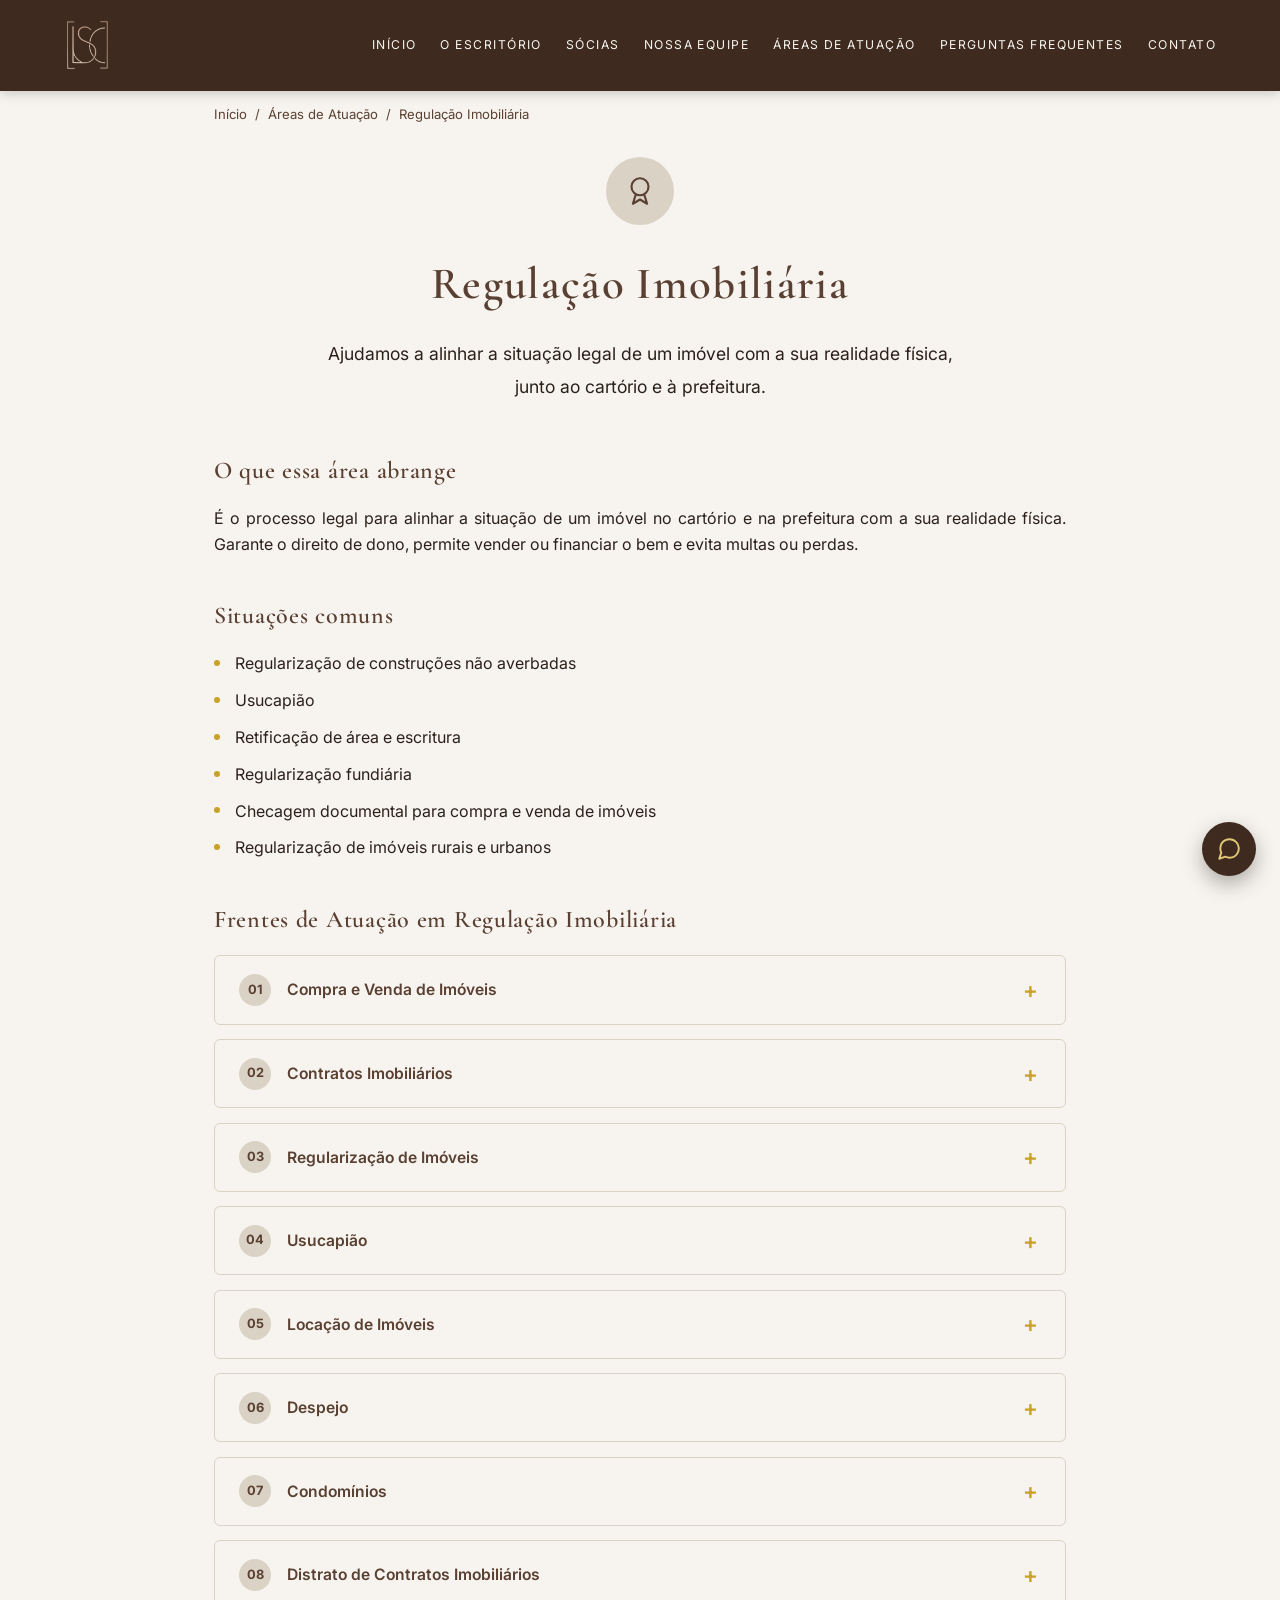
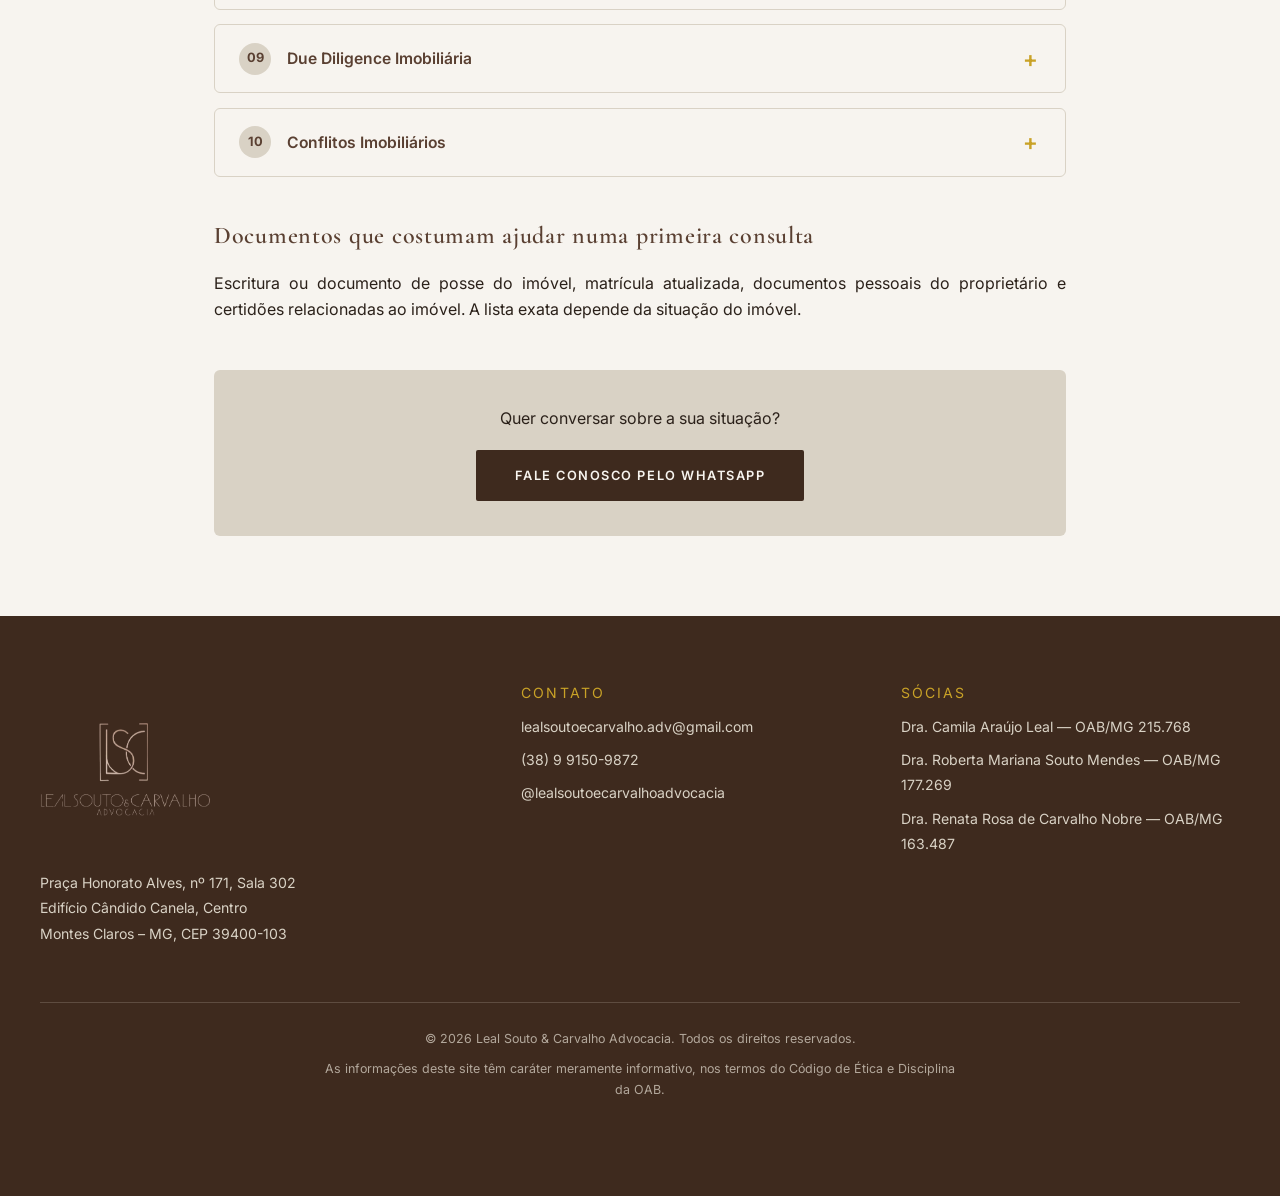
<file: regulacao-imobiliaria.html>
<!DOCTYPE html>
<html lang="pt-BR">
<head>
<meta charset="UTF-8">
<meta name="viewport" content="width=device-width, initial-scale=1.0">

<title>Regulação Imobiliária | Leal Souto & Carvalho Advocacia</title>
<meta name="description" content="Atuação em Regulação Imobiliária: alinhamento da situação de um imóvel no cartório e na prefeitura com a sua realidade física.">

<meta property="og:title" content="Regulação Imobiliária | Leal Souto & Carvalho Advocacia">
<meta property="og:description" content="Atuação em Regulação Imobiliária: alinhamento da situação de um imóvel no cartório e na prefeitura com a sua realidade física.">
<meta property="og:image" content="img/socias.jpg">
<meta property="og:type" content="website">
<meta property="og:locale" content="pt_BR">

<link rel="icon" type="image/png" href="img/logo-icone-novo.png">

<link rel="preconnect" href="https://fonts.googleapis.com">
<link rel="preconnect" href="https://fonts.gstatic.com" crossorigin>
<link href="https://fonts.googleapis.com/css2?family=Cormorant+Garamond:wght@400;500;600&family=Inter:wght@400;500;600&display=swap" rel="stylesheet">

<link rel="stylesheet" href="estilo.css">
</head>
<body class="pagina-interna">

<header id="cabecalho">
  <div class="cabecalho-conteudo">

    <a href="index.html" class="logo-link" aria-label="Leal Souto & Carvalho Advocacia - voltar ao início">
      <img src="img/logo-icone-novo.png" alt="" class="logo-img">
    </a>

    <nav id="nav-principal" aria-label="Menu principal">
      <ul class="nav-lista">
        <li><a href="index.html#inicio">Início</a></li>
        <li><a href="index.html#escritorio">O Escritório</a></li>
        <li><a href="index.html#socias">Sócias</a></li>
        <li><a href="index.html#equipe">Nossa Equipe</a></li>
        <li><a href="index.html#areas">Áreas de Atuação</a></li>
        <li><a href="index.html#faq">Perguntas Frequentes</a></li>
        <li><a href="index.html#contato">Contato</a></li>
      </ul>
    </nav>

    <button id="botao-menu" aria-label="Abrir menu" aria-expanded="false" aria-controls="nav-principal">
      <svg viewBox="0 0 24 24" width="26" height="26" aria-hidden="true">
        <line x1="3" y1="6" x2="21" y2="6" stroke="currentColor" stroke-width="2" stroke-linecap="round"/>
        <line x1="3" y1="12" x2="21" y2="12" stroke="currentColor" stroke-width="2" stroke-linecap="round"/>
        <line x1="3" y1="18" x2="21" y2="18" stroke="currentColor" stroke-width="2" stroke-linecap="round"/>
      </svg>
    </button>

  </div>
</header>

<main>

  <p class="trilha" style="margin-top: 6.5rem;">
    <a href="index.html">Início</a> &nbsp;/&nbsp;
    <a href="index.html#areas">Áreas de Atuação</a> &nbsp;/&nbsp;
    Regulação Imobiliária
  </p>

  <section class="secao-area-detalhe" style="padding-top: 0;">

    <div class="area-detalhe-cabecalho reveal">
      <div class="area-detalhe-icone" aria-hidden="true">
        <svg viewBox="0 0 24 24" fill="none" stroke="currentColor" stroke-width="1.5" stroke-linecap="round" stroke-linejoin="round">
          <circle cx="12" cy="9" r="6"></circle>
          <path d="M9 14.5 7 21l5-3 5 3-2-6.5"></path>
        </svg>
      </div>
      <h1>Regulação Imobiliária</h1>
      <p class="capa-frase">Ajudamos a alinhar a situação legal de um imóvel com a sua realidade física, junto ao cartório e à prefeitura.</p>
    </div>

    <div class="area-detalhe-corpo reveal">

      <h2>O que essa área abrange</h2>
      <p>É o processo legal para alinhar a situação de um imóvel no cartório e na prefeitura com a sua realidade física. Garante o direito de dono, permite vender ou financiar o bem e evita multas ou perdas.</p>

      <h2>Situações comuns</h2>
      <ul class="area-detalhe-lista">
        <li>Regularização de construções não averbadas</li>
        <li>Usucapião</li>
        <li>Retificação de área e escritura</li>
        <li>Regularização fundiária</li>
        <li>Checagem documental para compra e venda de imóveis</li>
        <li>Regularização de imóveis rurais e urbanos</li>
      </ul>

      <h2>Frentes de Atuação em Regulação Imobiliária</h2>
      <div class="topicos-lista">

        <details class="topico-item">
          <summary><span class="topico-numero">01</span>Compra e Venda de Imóveis</summary>
          <p>Análise e elaboração de documentos relacionados à compra e venda de imóveis, com atenção à segurança jurídica da negociação.</p>
        </details>

        <details class="topico-item">
          <summary><span class="topico-numero">02</span>Contratos Imobiliários</summary>
          <p>Elaboração, revisão e análise de contratos relacionados a negócios imobiliários, buscando prevenir riscos e conflitos futuros.</p>
        </details>

        <details class="topico-item">
          <summary><span class="topico-numero">03</span>Regularização de Imóveis</summary>
          <p>Orientação para regularização documental e jurídica de imóveis que apresentem pendências ou inconsistências.</p>
        </details>

        <details class="topico-item">
          <summary><span class="topico-numero">04</span>Usucapião</summary>
          <p>Atuação em procedimentos judiciais e extrajudiciais destinados ao reconhecimento da propriedade pela posse prolongada, observados os requisitos legais.</p>
        </details>

        <details class="topico-item">
          <summary><span class="topico-numero">05</span>Locação de Imóveis</summary>
          <p>Assessoria em contratos de locação, incluindo elaboração, revisão, rescisão e questões relacionadas aos direitos e obrigações de locadores e locatários.</p>
        </details>

        <details class="topico-item">
          <summary><span class="topico-numero">06</span>Despejo</summary>
          <p>Atuação em ações destinadas à retomada do imóvel nas hipóteses previstas pela legislação de locações.</p>
        </details>

        <details class="topico-item">
          <summary><span class="topico-numero">07</span>Condomínios</summary>
          <p>Orientação sobre questões jurídicas envolvendo condomínios, direitos e deveres dos condôminos, administração e conflitos condominiais.</p>
        </details>

        <details class="topico-item">
          <summary><span class="topico-numero">08</span>Distrato de Contratos Imobiliários</summary>
          <p>Análise e formalização do encerramento de contratos de compra e venda ou outros negócios imobiliários, com avaliação das consequências jurídicas e financeiras.</p>
        </details>

        <details class="topico-item">
          <summary><span class="topico-numero">09</span>Due Diligence Imobiliária</summary>
          <p>Análise da documentação do imóvel e de seus proprietários para identificação de possíveis riscos jurídicos antes da realização do negócio.</p>
        </details>

        <details class="topico-item">
          <summary><span class="topico-numero">10</span>Conflitos Imobiliários</summary>
          <p>Atuação na prevenção e resolução de conflitos relacionados à posse, propriedade, contratos e demais relações envolvendo imóveis.</p>
        </details>

      </div>

      <h2>Documentos que costumam ajudar numa primeira consulta</h2>
      <p>Escritura ou documento de posse do imóvel, matrícula atualizada, documentos pessoais do proprietário e certidões relacionadas ao imóvel. A lista exata depende da situação do imóvel.</p>

      <div class="area-detalhe-cta">
        <p>Quer conversar sobre a sua situação?</p>
        <a href="https://wa.me/5538991509872" target="_blank" rel="noopener" class="botao-cta" style="background-color: var(--marrom-escuro); color: var(--off-white);">Fale conosco pelo WhatsApp</a>
      </div>

    </div>

  </section>

</main>

<footer class="rodape">
  <div class="rodape-conteudo">

    <div class="rodape-coluna rodape-marca reveal">
      <img src="img/logonova.png" alt="Leal Souto & Carvalho Advocacia" class="rodape-logo">
      <p>Praça Honorato Alves, nº 171, Sala 302<br>Edifício Cândido Canela, Centro<br>Montes Claros – MG, CEP 39400-103</p>
    </div>

    <div class="rodape-coluna reveal">
      <p class="caixa-alta rodape-titulo">Contato</p>
      <p><a href="mailto:lealsoutoecarvalho.adv@gmail.com">lealsoutoecarvalho.adv@gmail.com</a></p>
      <p><a href="https://wa.me/5538991509872" target="_blank" rel="noopener">(38) 9 9150-9872</a></p>
      <p><a href="https://www.instagram.com/lealsoutoecarvalhoadvocacia/" target="_blank" rel="noopener">@lealsoutoecarvalhoadvocacia</a></p>
    </div>

    <div class="rodape-coluna reveal">
      <p class="caixa-alta rodape-titulo">Sócias</p>
      <p>Dra. Camila Araújo Leal — OAB/MG 215.768</p>
      <p>Dra. Roberta Mariana Souto Mendes — OAB/MG 177.269</p>
      <p>Dra. Renata Rosa de Carvalho Nobre — OAB/MG 163.487</p>
    </div>

  </div>

  <div class="rodape-base">
    <p>© <span id="ano-atual"></span> Leal Souto & Carvalho Advocacia. Todos os direitos reservados.</p>
    <p class="rodape-aviso">As informações deste site têm caráter meramente informativo, nos termos do Código de Ética e Disciplina da OAB.</p>
  </div>
</footer>

<a href="https://wa.me/5538991509872" target="_blank" rel="noopener" class="whatsapp-flutuante" aria-label="Fale conosco pelo WhatsApp">
  <svg viewBox="0 0 24 24" width="26" height="26" fill="none" stroke="currentColor" stroke-width="1.8" stroke-linecap="round" stroke-linejoin="round" aria-hidden="true"><path d="M21 11.5a8.38 8.38 0 0 1-.9 3.8 8.5 8.5 0 0 1-7.6 4.7 8.38 8.38 0 0 1-3.8-.9L3 21l1.9-5.7a8.38 8.38 0 0 1-.9-3.8 8.5 8.5 0 0 1 4.7-7.6 8.38 8.38 0 0 1 3.8-.9h.5a8.48 8.48 0 0 1 8 8v.5z"></path></svg>
</a>

<script src="script.js"></script>

</body>
</html>
</file>
<file: estilo.css>
/* ==========================================================================
   ESTILO.CSS — visual compartilhado por TODAS as páginas do site
   (index.html e as páginas de cada área de atuação).
   Se você mudar uma cor ou espaçamento aqui, o site inteiro atualiza
   sozinho — não precisa editar página por página.
   ========================================================================== */

/* ==========================================================================
   PALETA DE CORES DA MARCA
   "--nome" é uma variável CSS: um apelido para uma cor, que a gente define
   uma vez aqui e reaproveita no resto do arquivo (ex.: var(--dourado)).
   Se quiser mudar um tom no futuro, troca só aqui embaixo e o site inteiro
   é atualizado sozinho.
   ======= EDITÁVEL: cores da marca ======= */
:root {
  --marrom-escuro: #3E2A1E; /* fundo de blocos, rodapé */
  --marrom:        #5A4032; /* textos de destaque, títulos */
  --dourado:       #C9A227; /* detalhes, linhas, hover */
  --dourado-claro: #E0C877; /* realces sobre fundo escuro */
  --bege:          #D9D2C5; /* fundos alternados */
  --off-white:     #F7F4EF; /* fundo principal */
  --texto:         #2B211A;

  /* Fontes: título (serifada) e corpo (sans-serif) */
  --fonte-titulo: 'Cormorant Garamond', serif;
  --fonte-corpo: 'Inter', sans-serif;
}

/* Reset básico: navegadores aplicam margens/paddings diferentes por padrão
   para cada elemento. Isso zera tudo para começarmos do mesmo ponto. */
* {
  margin: 0;
  padding: 0;
  box-sizing: border-box;
}

html {
  scroll-behavior: smooth; /* faz os links do menu rolarem suavemente até a seção */
}

body {
  font-family: var(--fonte-corpo);
  color: var(--texto);
  background-color: var(--off-white);
  line-height: 1.6;
}

h1, h2, h3 {
  font-family: var(--fonte-titulo);
  font-weight: 600;
  color: var(--marrom);
  letter-spacing: 0.03em;
}

/* Textos de apoio em caixa alta com espaçamento generoso entre letras,
   como pedido para combinar com a estética do logotipo. */
.caixa-alta {
  text-transform: uppercase;
  letter-spacing: 0.15em;
  font-size: 0.85rem;
}

a {
  color: inherit;
  text-decoration: none;
}

img {
  max-width: 100%;
  display: block;
}

/* Acessibilidade: quando alguém navega pelo teclado (tecla Tab), o item
   em foco precisa de um contorno visível — nunca remova isso. */
a:focus-visible,
button:focus-visible {
  outline: 2px solid var(--dourado);
  outline-offset: 3px;
}

/* ==========================================================================
   MENU (cabeçalho fixo)
   "position: fixed" faz o menu grudar no topo da tela e ficar ali mesmo
   quando a página rola. Começa transparente (para combinar com a capa
   escura) e vira sólido quando o JavaScript detecta que a página rolou
   (classe .rolado, adicionada no script.js).
   ======= EDITÁVEL: ajustes visuais do menu ======= */
#cabecalho {
  position: fixed;
  top: 0;
  left: 0;
  width: 100%;
  z-index: 1000;
  background-color: transparent;
  transition: background-color 0.3s ease, box-shadow 0.3s ease;
}

#cabecalho.rolado {
  background-color: var(--marrom-escuro);
  box-shadow: 0 2px 12px rgba(0, 0, 0, 0.2);
}

/* Páginas internas (como as páginas de cada área) não têm a capa escura da home
   por trás do cabeçalho — por isso ele fica sempre sólido nelas, em vez de
   começar transparente. Isso é ligado colocando class="pagina-interna" no <body>. */
body.pagina-interna #cabecalho {
  background-color: var(--marrom-escuro);
  box-shadow: 0 2px 12px rgba(0, 0, 0, 0.2);
}

.cabecalho-conteudo {
  max-width: 1200px;
  margin: 0 auto;
  display: flex;
  align-items: center;
  justify-content: space-between;
  padding: 1.1rem 1.5rem;
}

.logo-link {
  color: var(--dourado-claro);
  line-height: 0; /* evita espaço extra embaixo do SVG */
}

.logo-img {
  width: 46px;
  height: auto;
}

.nav-lista {
  display: flex;
  gap: 1.5rem;
  list-style: none;
}

.nav-lista a {
  display: inline-block;
  white-space: nowrap;
  color: var(--off-white);
  font-size: 0.76rem;
  text-transform: uppercase;
  letter-spacing: 0.12em;
  padding: 0.3rem 0;
  border-bottom: 1px solid transparent;
  transition: border-color 0.2s ease, color 0.2s ease;
}

.nav-lista a:hover,
.nav-lista a:focus-visible {
  border-color: var(--dourado);
  color: var(--dourado-claro);
}

/* O botão hambúrguer fica escondido no desktop por padrão */
#botao-menu {
  display: none;
  background: none;
  border: none;
  color: var(--off-white);
  cursor: pointer;
  padding: 0.3rem;
}

/* ======= Celular / telas médias: menu vira hambúrguer =======
   O menu tem 7 itens, então precisamos de uma tela mais larga (1100px)
   pra caber tudo numa linha só sem quebrar — por isso esse número é maior
   que os 860px usados como "corte" nas outras seções do site. */
@media (max-width: 1100px) {
  #botao-menu {
    display: block;
    z-index: 1001;
  }

  .nav-lista {
    position: fixed;
    top: 0;
    right: 0;
    height: 100vh;
    width: min(75vw, 320px);
    flex-direction: column;
    justify-content: center;
    gap: 2.2rem;
    background-color: var(--marrom-escuro);
    padding: 2rem;
    transform: translateX(100%);
    transition: transform 0.35s ease;
    box-shadow: -4px 0 20px rgba(0, 0, 0, 0.25);
  }

  /* Classe adicionada pelo JavaScript quando o botão é clicado */
  .nav-lista.aberto {
    transform: translateX(0);
  }

  .nav-lista a {
    font-size: 0.95rem;
  }
}

/* ==========================================================================
   CAPA (seção "Início")
   100vh = 100% da altura da tela do visitante, ou seja, a capa preenche
   a tela toda ao abrir o site, antes de rolar.
   ======= EDITÁVEL: ajustes visuais da capa ======= */
.secao-capa {
  min-height: 100vh;
  display: flex;
  align-items: center;
  justify-content: center;
  text-align: center;
  background-color: var(--marrom-escuro);
  color: var(--off-white);
  padding: 7rem 1.5rem 4rem;
  position: relative;
}

.capa-conteudo {
  max-width: 720px;
}

.capa-logo-img {
  width: 140px;
  margin: 0 auto 2rem;
}

.secao-capa h1 {
  margin-bottom: 1.5rem;
}

/* Imagem com a letra própria da marca, no lugar do nome em texto normal.
   "width: 100%" aqui significa "100% da largura da caixinha .capa-conteudo"
   (a mesma caixinha que centraliza o texto e o botão) — por isso cresce
   junto com os outros elementos e continua alinhada com eles. */
.capa-titulo-img {
  width: 100%;
  max-width: 420px;
  margin: 0 auto;
}

.capa-frase {
  font-size: 1rem;
  color: var(--bege);
  line-height: 1.9;
  max-width: 560px;
  margin: 0 auto 2.5rem;
}

.botao-cta {
  display: inline-block;
  background-color: var(--dourado);
  color: var(--marrom-escuro);
  font-weight: 600;
  font-size: 0.8rem;
  text-transform: uppercase;
  letter-spacing: 0.12em;
  padding: 0.95rem 2.4rem;
  border-radius: 2px;
  transition: background-color 0.25s ease, transform 0.25s ease;
}

.botao-cta:hover,
.botao-cta:focus-visible {
  background-color: var(--dourado-claro);
  transform: translateY(-2px);
}

.indicador-rolagem {
  position: absolute;
  bottom: 2rem;
  left: 50%;
  transform: translateX(-50%);
  color: var(--dourado);
  animation: flutuar 2s ease-in-out infinite;
}

@keyframes flutuar {
  0%, 100% { transform: translate(-50%, 0); }
  50%      { transform: translate(-50%, 8px); }
}

/* A partir de telas maiores (tablet/desktop), aumenta o título da capa */
@media (min-width: 700px) {
  .capa-titulo-img {
    max-width: 680px;
  }
  .capa-frase {
    font-size: 1.1rem;
  }
}

/* ==========================================================================
   ANIMAÇÃO DE "FADE-IN" AO ROLAR A PÁGINA
   Qualquer elemento com a classe "reveal" começa invisível e levemente
   deslocado para baixo. Quando ele aparece na tela (o JavaScript detecta
   isso), ganha a classe "visivel" e some suavemente para o lugar certo. */
.reveal {
  opacity: 0;
  transform: translateY(24px);
  transition: opacity 0.8s ease, transform 0.8s ease;
}

.reveal.visivel {
  opacity: 1;
  transform: translateY(0);
}

/* ==========================================================================
   SEÇÃO "O ESCRITÓRIO"
   "grid" é outro jeito de organizar elementos lado a lado (como o flex do
   menu, mas melhor pra layouts em colunas). No celular fica 1 coluna só
   (texto em cima, foto embaixo); a partir de 860px vira 2 colunas.
   ======= EDITÁVEL: ajustes visuais da seção ======= */
.secao-escritorio {
  max-width: 1200px;
  margin: 0 auto;
  padding: 5rem 1.5rem;
}

.escritorio-grid {
  display: grid;
  grid-template-columns: 1fr;
  gap: 3rem;
  align-items: center;
}

.destaque-dourado {
  color: var(--dourado);
  margin-bottom: 0.8rem;
}

.secao-escritorio h2 {
  font-size: 2.1rem;
  margin-bottom: 1.5rem;
}

.escritorio-texto p {
  margin-bottom: 1.2rem;
  text-align: justify;
}

.escritorio-fechamento {
  font-style: italic;
  color: var(--marrom);
  border-left: 2px solid var(--dourado);
  padding-left: 1.2rem;
}

.escritorio-imagem img {
  border-radius: 6px;
  box-shadow: 0 20px 40px rgba(43, 33, 26, 0.2);
}

@media (min-width: 860px) {
  .escritorio-grid {
    grid-template-columns: 1.1fr 0.9fr;
    gap: 4.5rem;
  }
}

/* ==========================================================================
   SEÇÃO "AS SÓCIAS"
   Fundo bege para alternar com o off-white das seções vizinhas, como
   pedido na identidade visual (fundos alternados dão ritmo à página).
   ======= EDITÁVEL: ajustes visuais da seção ======= */
.secao-socias {
  background-color: var(--bege);
  padding: 5rem 1.5rem;
}

.socias-cabecalho {
  text-align: center;
  max-width: 640px;
  margin: 0 auto 3rem;
}

.socias-cabecalho h2 {
  font-size: 2.1rem;
}

.socias-grid {
  display: grid;
  grid-template-columns: 1fr;
  gap: 2.5rem;
  max-width: 1200px;
  margin: 0 auto;
}

.socia-card {
  background-color: var(--off-white);
  border-radius: 6px;
  padding: 2rem 1.7rem 2.3rem;
  text-align: center;
  box-shadow: 0 16px 32px rgba(43, 33, 26, 0.12);
}

/* aspect-ratio força a proporção 3:4 (retrato) mesmo antes da imagem carregar,
   evitando que o layout "pule" quando a foto aparece. */
.socia-foto {
  width: 100%;
  aspect-ratio: 3 / 4;
  overflow: hidden;
  border-radius: 4px;
  margin-bottom: 1.6rem;
}

.socia-foto img {
  width: 100%;
  height: 100%;
  object-fit: cover;
}

.socia-sobrenome {
  color: var(--dourado);
  font-weight: 600;
  margin-bottom: 0.4rem;
}

.socia-card h3 {
  font-size: 1.35rem;
  margin-bottom: 0.3rem;
}

.socia-oab {
  font-size: 0.8rem;
  letter-spacing: 0.05em;
  color: var(--marrom);
  margin-bottom: 1.2rem;
}

.socia-frase {
  font-size: 0.93rem;
  line-height: 1.75;
  margin-bottom: 1.4rem;
}

.socia-areas {
  list-style: none;
  text-align: left;
  border-top: 1px solid var(--bege);
  padding-top: 1.1rem;
}

.socia-areas li {
  position: relative;
  font-size: 0.85rem;
  padding-left: 1.1rem;
  margin-bottom: 0.5rem;
}

/* Um pontinho dourado no lugar de marcador de lista padrão */
.socia-areas li::before {
  content: '';
  position: absolute;
  left: 0;
  top: 0.55em;
  width: 5px;
  height: 5px;
  border-radius: 50%;
  background-color: var(--dourado);
}

@media (min-width: 860px) {
  .socias-grid {
    grid-template-columns: repeat(3, 1fr);
    gap: 2rem;
  }
}

/* ==========================================================================
   SEÇÃO "NOSSA EQUIPE"
   Mesmo fundo bege da seção "As Sócias" (dá a sensação de que as duas
   seções fazem parte do mesmo bloco "quem somos"), mas um grid menor,
   de só 2 colunas, porque tem menos pessoas aqui.
   ======= EDITÁVEL: ajustes visuais da seção ======= */
.secao-equipe {
  background-color: var(--bege);
  padding: 0 1.5rem 5rem;
}

.equipe-grid {
  display: grid;
  grid-template-columns: 1fr;
  gap: 2.5rem;
  max-width: 700px;
  margin: 0 auto;
}

@media (min-width: 640px) {
  .equipe-grid {
    grid-template-columns: repeat(2, 1fr);
  }
}

/* Botão "Falar com Dra. X" dentro de cada card */
.socia-whatsapp {
  display: inline-flex;
  align-items: center;
  gap: 0.5rem;
  margin-top: 1.4rem;
  padding: 0.6rem 1.2rem;
  border: 1px solid var(--dourado);
  border-radius: 30px;
  font-size: 0.78rem;
  text-transform: uppercase;
  letter-spacing: 0.08em;
  color: var(--marrom);
  transition: background-color 0.25s ease, color 0.25s ease;
}

.socia-whatsapp svg {
  width: 15px;
  height: 15px;
  flex-shrink: 0;
}

.socia-whatsapp:hover,
.socia-whatsapp:focus-visible {
  background-color: var(--dourado);
  color: var(--off-white);
}

/* ==========================================================================
   SEÇÃO "ÁREAS DE ATUAÇÃO"
   "repeat(auto-fit, minmax(240px, 1fr))" é um truque do CSS Grid: ele
   calcula sozinho quantas colunas cabem lado a lado (cada uma com no
   mínimo 240px), sem precisarmos escrever uma media query pra cada
   tamanho de tela.
   ======= EDITÁVEL: ajustes visuais da seção ======= */
.secao-areas {
  max-width: 1200px;
  margin: 0 auto;
  padding: 5rem 1.5rem;
}

.areas-cabecalho {
  text-align: center;
  max-width: 640px;
  margin: 0 auto 3rem;
}

.areas-cabecalho h2 {
  font-size: 2.1rem;
}

.areas-grid {
  display: grid;
  grid-template-columns: repeat(auto-fit, minmax(240px, 1fr));
  gap: 1.8rem;
}

.area-card {
  border: 1px solid var(--bege);
  border-radius: 6px;
  padding: 2.1rem 1.7rem;
  transition: border-color 0.25s ease, transform 0.25s ease;
}

.area-card:hover {
  border-color: var(--dourado);
  transform: translateY(-4px);
}

/* O card inteiro é clicável quando envolvido por um <a> (ver página de cada área) */
a.area-card {
  display: block;
  color: inherit;
}

.area-icone {
  width: 52px;
  height: 52px;
  border-radius: 50%;
  background-color: var(--bege);
  color: var(--marrom);
  display: flex;
  align-items: center;
  justify-content: center;
  margin-bottom: 1.4rem;
}

.area-icone svg {
  width: 26px;
  height: 26px;
}

.area-card h3 {
  font-size: 1.2rem;
  margin-bottom: 0.7rem;
}

.area-card p {
  font-size: 0.9rem;
  line-height: 1.75;
}

/* Link "Saiba mais" dentro do card, quando a área tem página própria */
.area-saiba-mais {
  display: inline-block;
  margin-top: 1rem;
  font-size: 0.78rem;
  text-transform: uppercase;
  letter-spacing: 0.08em;
  color: var(--dourado);
  font-weight: 600;
}

/* ==========================================================================
   SEÇÃO "PERGUNTAS FREQUENTES"
   <details> já vem com uma setinha padrão do navegador. As duas regras
   abaixo escondem essa setinha (em navegadores diferentes) para
   colocarmos nosso próprio "+" / "–" dourado no lugar.
   ======= EDITÁVEL: ajustes visuais da seção ======= */
.secao-faq {
  background-color: var(--bege);
  padding: 5rem 1.5rem;
}

.faq-cabecalho {
  text-align: center;
  max-width: 640px;
  margin: 0 auto 3rem;
}

.faq-cabecalho h2 {
  font-size: 2.1rem;
}

.faq-lista {
  max-width: 760px;
  margin: 0 auto;
}

.faq-item {
  background-color: var(--off-white);
  border-radius: 6px;
  margin-bottom: 1rem;
  padding: 0 1.6rem;
}

.faq-item summary {
  cursor: pointer;
  list-style: none; /* esconde a setinha padrão (Firefox) */
  padding: 1.3rem 2.2rem 1.3rem 0;
  position: relative;
  font-family: var(--fonte-titulo);
  font-size: 1.05rem;
  font-weight: 600;
  color: var(--marrom);
}

.faq-item summary::-webkit-details-marker {
  display: none; /* esconde a setinha padrão (Chrome/Safari) */
}

.faq-item summary::after {
  content: '+';
  position: absolute;
  right: 0.2rem;
  top: 50%;
  transform: translateY(-50%);
  font-family: var(--fonte-corpo);
  font-size: 1.4rem;
  color: var(--dourado);
}

.faq-item[open] summary::after {
  content: '–';
}

.faq-item summary:focus-visible {
  outline: 2px solid var(--dourado);
  outline-offset: 4px;
  border-radius: 4px;
}

.faq-item p {
  padding-bottom: 1.5rem;
  font-size: 0.93rem;
  line-height: 1.8;
}

/* ==========================================================================
   ACCORDION "FRENTES DE ATUAÇÃO" (páginas de área)
   Parecido com o accordion do FAQ, mas com estilo PRÓPRIO — de propósito
   separado do .faq-item, pra não afetar a seção de Perguntas Frequentes
   se um dia você quiser ajustar só um dos dois.
   Título em fonte normal (igual ao resto do texto da página) e número
   dentro de um círculo, reaproveitando o mesmo visual dos ícones redondos
   que já aparecem nesta página. */
.topicos-lista {
  margin: 0 0 2.5rem;
}

.topico-item {
  background-color: var(--off-white);
  border: 1px solid var(--bege);
  border-radius: 6px;
  margin-bottom: 0.9rem;
  padding: 0 1.5rem;
}

.topico-item summary {
  cursor: pointer;
  list-style: none;
  display: flex;
  align-items: center;
  gap: 1rem;
  padding: 1.1rem 2.2rem 1.1rem 0;
  position: relative;
  font-family: var(--fonte-corpo);
  font-size: 0.98rem;
  font-weight: 600;
  color: var(--marrom);
}

.topico-item summary::-webkit-details-marker {
  display: none;
}

.topico-item summary::after {
  content: '+';
  position: absolute;
  right: 0.2rem;
  top: 50%;
  transform: translateY(-50%);
  font-size: 1.4rem;
  color: var(--dourado);
}

.topico-item[open] summary::after {
  content: '–';
}

.topico-item summary:focus-visible {
  outline: 2px solid var(--dourado);
  outline-offset: 4px;
  border-radius: 4px;
}

.topico-item p {
  padding-bottom: 1.4rem;
  font-size: 0.92rem;
  line-height: 1.8;
}

.topico-numero {
  flex-shrink: 0;
  width: 32px;
  height: 32px;
  border-radius: 50%;
  background-color: var(--bege);
  color: var(--marrom);
  display: flex;
  align-items: center;
  justify-content: center;
  font-size: 0.8rem;
  font-weight: 700;
}

/* ==========================================================================
   BOTÃO FLUTUANTE DE WHATSAPP
   ======= EDITÁVEL: ajustes visuais do botão ======= */
.whatsapp-flutuante {
  position: fixed;
  right: 1.5rem;
  bottom: 1.5rem;
  width: 54px;
  height: 54px;
  display: flex;
  align-items: center;
  justify-content: center;
  background-color: var(--marrom-escuro);
  color: var(--dourado-claro);
  border-radius: 50%;
  box-shadow: 0 8px 20px rgba(43, 33, 26, 0.35);
  z-index: 900;
  transition: background-color 0.25s ease, transform 0.25s ease;
}

.whatsapp-flutuante:hover,
.whatsapp-flutuante:focus-visible {
  background-color: var(--dourado);
  color: var(--marrom-escuro);
  transform: translateY(-3px);
}

/* ==========================================================================
   SEÇÃO "CONTATO"
   ======= EDITÁVEL: ajustes visuais da seção ======= */
.secao-contato {
  background-color: var(--off-white);
  padding: 5rem 1.5rem;
}

.contato-cabecalho {
  text-align: center;
  max-width: 640px;
  margin: 0 auto 3rem;
}

.contato-cabecalho h2 {
  font-size: 2.1rem;
}

.contato-grid {
  display: grid;
  grid-template-columns: 1fr;
  gap: 3rem;
  max-width: 1200px;
  margin: 0 auto;
}

.contato-item {
  display: flex;
  align-items: flex-start;
  gap: 1rem;
  margin-bottom: 1.8rem;
}

.contato-icone {
  flex-shrink: 0;
  width: 42px;
  height: 42px;
  border-radius: 50%;
  background-color: var(--bege);
  color: var(--marrom);
  display: flex;
  align-items: center;
  justify-content: center;
}

.contato-icone svg {
  width: 20px;
  height: 20px;
}

.contato-rotulo {
  color: var(--dourado);
  font-size: 0.72rem;
  margin-bottom: 0.35rem;
}

/* Botões grandes o bastante pro dedo no celular (recomendação de acessibilidade
   é pelo menos ~44px de altura de toque). */
.contato-botoes {
  display: flex;
  flex-direction: column;
  gap: 0.9rem;
  margin-top: 1.5rem;
}

.botao-contato {
  display: flex;
  align-items: center;
  justify-content: center;
  gap: 0.7rem;
  padding: 1rem 1.4rem;
  border-radius: 4px;
  background-color: var(--marrom-escuro);
  color: var(--off-white);
  font-size: 0.85rem;
  text-transform: uppercase;
  letter-spacing: 0.08em;
  white-space: nowrap;
  transition: background-color 0.25s ease;
}

.botao-contato:hover,
.botao-contato:focus-visible {
  background-color: var(--dourado);
  color: var(--marrom-escuro);
}

.contato-mapa {
  min-height: 320px;
  border-radius: 6px;
  overflow: hidden;
  box-shadow: 0 16px 32px rgba(43, 33, 26, 0.15);
}

.contato-mapa iframe {
  width: 100%;
  height: 100%;
  min-height: 320px;
  display: block;
}

@media (min-width: 860px) {
  .contato-grid {
    grid-template-columns: 1fr 1fr;
    gap: 4rem;
    align-items: stretch;
  }

  .contato-botoes {
    flex-direction: row;
  }
}

/* ==========================================================================
   RODAPÉ
   ======= EDITÁVEL: ajustes visuais do rodapé ======= */
.rodape {
  background-color: var(--marrom-escuro);
  color: var(--bege);
  padding: 4rem 1.5rem 0;
}

.rodape-conteudo {
  max-width: 1200px;
  margin: 0 auto;
  display: grid;
  grid-template-columns: 1fr;
  gap: 2.5rem;
  padding-bottom: 3rem;
}

.rodape-logo {
  width: 170px;
  margin-bottom: 1.2rem;
}

.rodape-coluna p {
  font-size: 0.88rem;
  line-height: 1.8;
  margin-bottom: 0.5rem;
}

.rodape-coluna a:hover,
.rodape-coluna a:focus-visible {
  color: var(--dourado-claro);
}

.rodape-titulo {
  color: var(--dourado);
  margin-bottom: 1rem;
}

.rodape-base {
  max-width: 1200px;
  margin: 0 auto;
  border-top: 1px solid rgba(217, 210, 197, 0.2);
  /* O respiro extra embaixo (5.5rem) evita que o botão flutuante de
     WhatsApp, que fica sempre fixo no canto, tampe esse texto quando
     a página rolar até o fim — principalmente no celular. */
  padding: 1.6rem 0 5.5rem;
  text-align: center;
}

.rodape-base p {
  font-size: 0.78rem;
  line-height: 1.7;
  color: rgba(217, 210, 197, 0.75);
  margin-bottom: 0.5rem;
}

.rodape-aviso {
  max-width: 640px;
  margin: 0 auto;
}

@media (min-width: 700px) {
  .rodape-conteudo {
    grid-template-columns: 1.3fr 1fr 1fr;
  }
}

/* ==========================================================================
   PÁGINA DE DETALHE DE ÁREA (ex.: direito-trabalhista.html)
   Usada nas páginas individuais de cada área de atuação.
   ======= EDITÁVEL: ajustes visuais da página de área ======= */
.trilha {
  max-width: 900px;
  margin: 0 auto 2rem;
  padding: 0 1.5rem;
  font-size: 0.82rem;
  color: var(--marrom);
}

.trilha a:hover,
.trilha a:focus-visible {
  color: var(--dourado);
  text-decoration: underline;
}

.secao-area-detalhe {
  max-width: 900px;
  margin: 0 auto;
  padding: 7rem 1.5rem 5rem;
}

.area-detalhe-cabecalho {
  text-align: center;
  margin-bottom: 3rem;
}

.area-detalhe-icone {
  width: 68px;
  height: 68px;
  border-radius: 50%;
  background-color: var(--bege);
  color: var(--marrom);
  display: flex;
  align-items: center;
  justify-content: center;
  margin: 0 auto 1.5rem;
}

.area-detalhe-icone svg {
  width: 34px;
  height: 34px;
}

.area-detalhe-cabecalho h1 {
  font-size: 2.3rem;
  margin-bottom: 1rem;
}

.area-detalhe-cabecalho .capa-frase {
  color: var(--texto);
  max-width: 640px;
  margin: 0 auto;
}

.area-detalhe-corpo h2 {
  font-size: 1.5rem;
  margin: 2.5rem 0 1rem;
}

.area-detalhe-corpo h2:first-child {
  margin-top: 0;
}

.area-detalhe-corpo p {
  margin-bottom: 1.2rem;
  text-align: justify;
}

.area-detalhe-lista {
  list-style: none;
  margin: 0 0 1.5rem;
}

.area-detalhe-lista li {
  position: relative;
  padding-left: 1.3rem;
  margin-bottom: 0.7rem;
}

.area-detalhe-lista li::before {
  content: '';
  position: absolute;
  left: 0;
  top: 0.55em;
  width: 6px;
  height: 6px;
  border-radius: 50%;
  background-color: var(--dourado);
}

.area-detalhe-cta {
  margin-top: 3rem;
  padding: 2.2rem;
  border-radius: 6px;
  background-color: var(--bege);
  text-align: center;
}

.area-detalhe-cta p {
  margin-bottom: 1.2rem;
  text-align: center;
}

@media (min-width: 700px) {
  .area-detalhe-cabecalho h1 {
    font-size: 2.8rem;
  }
}
</file>
